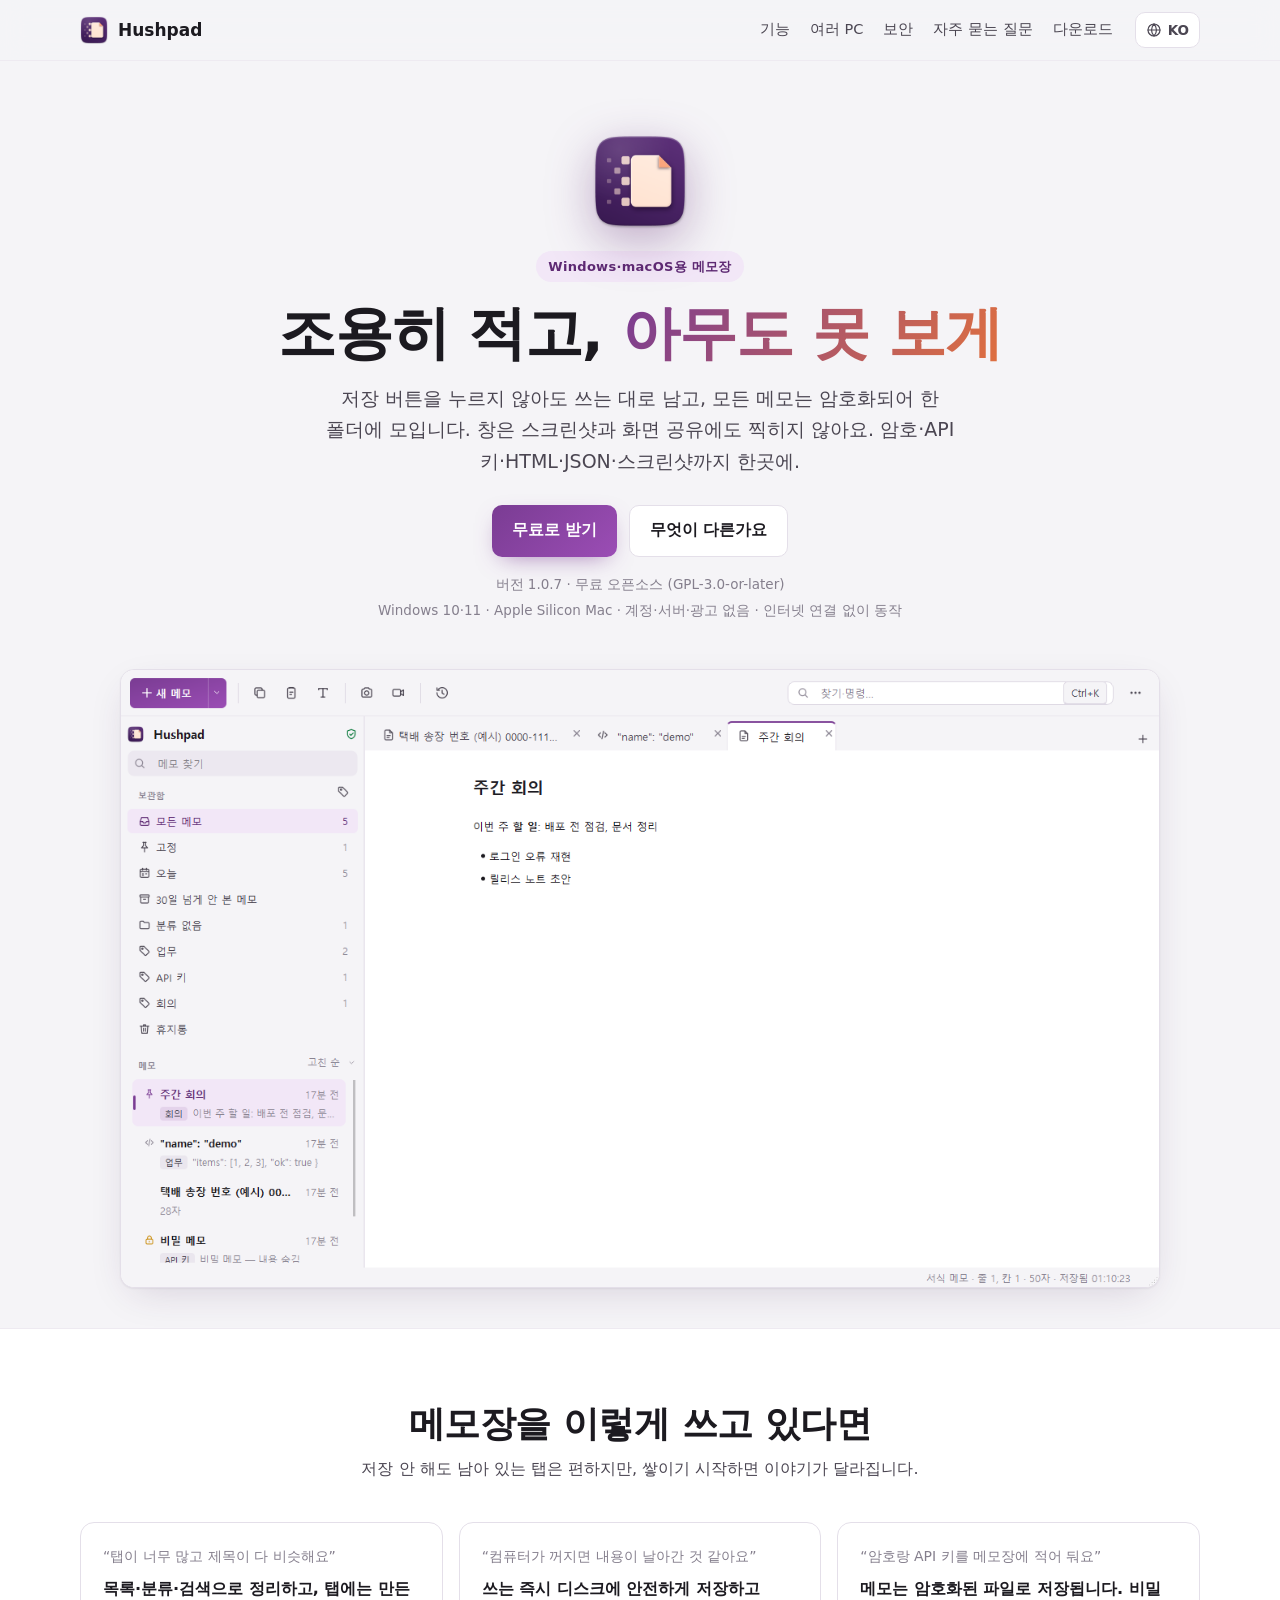
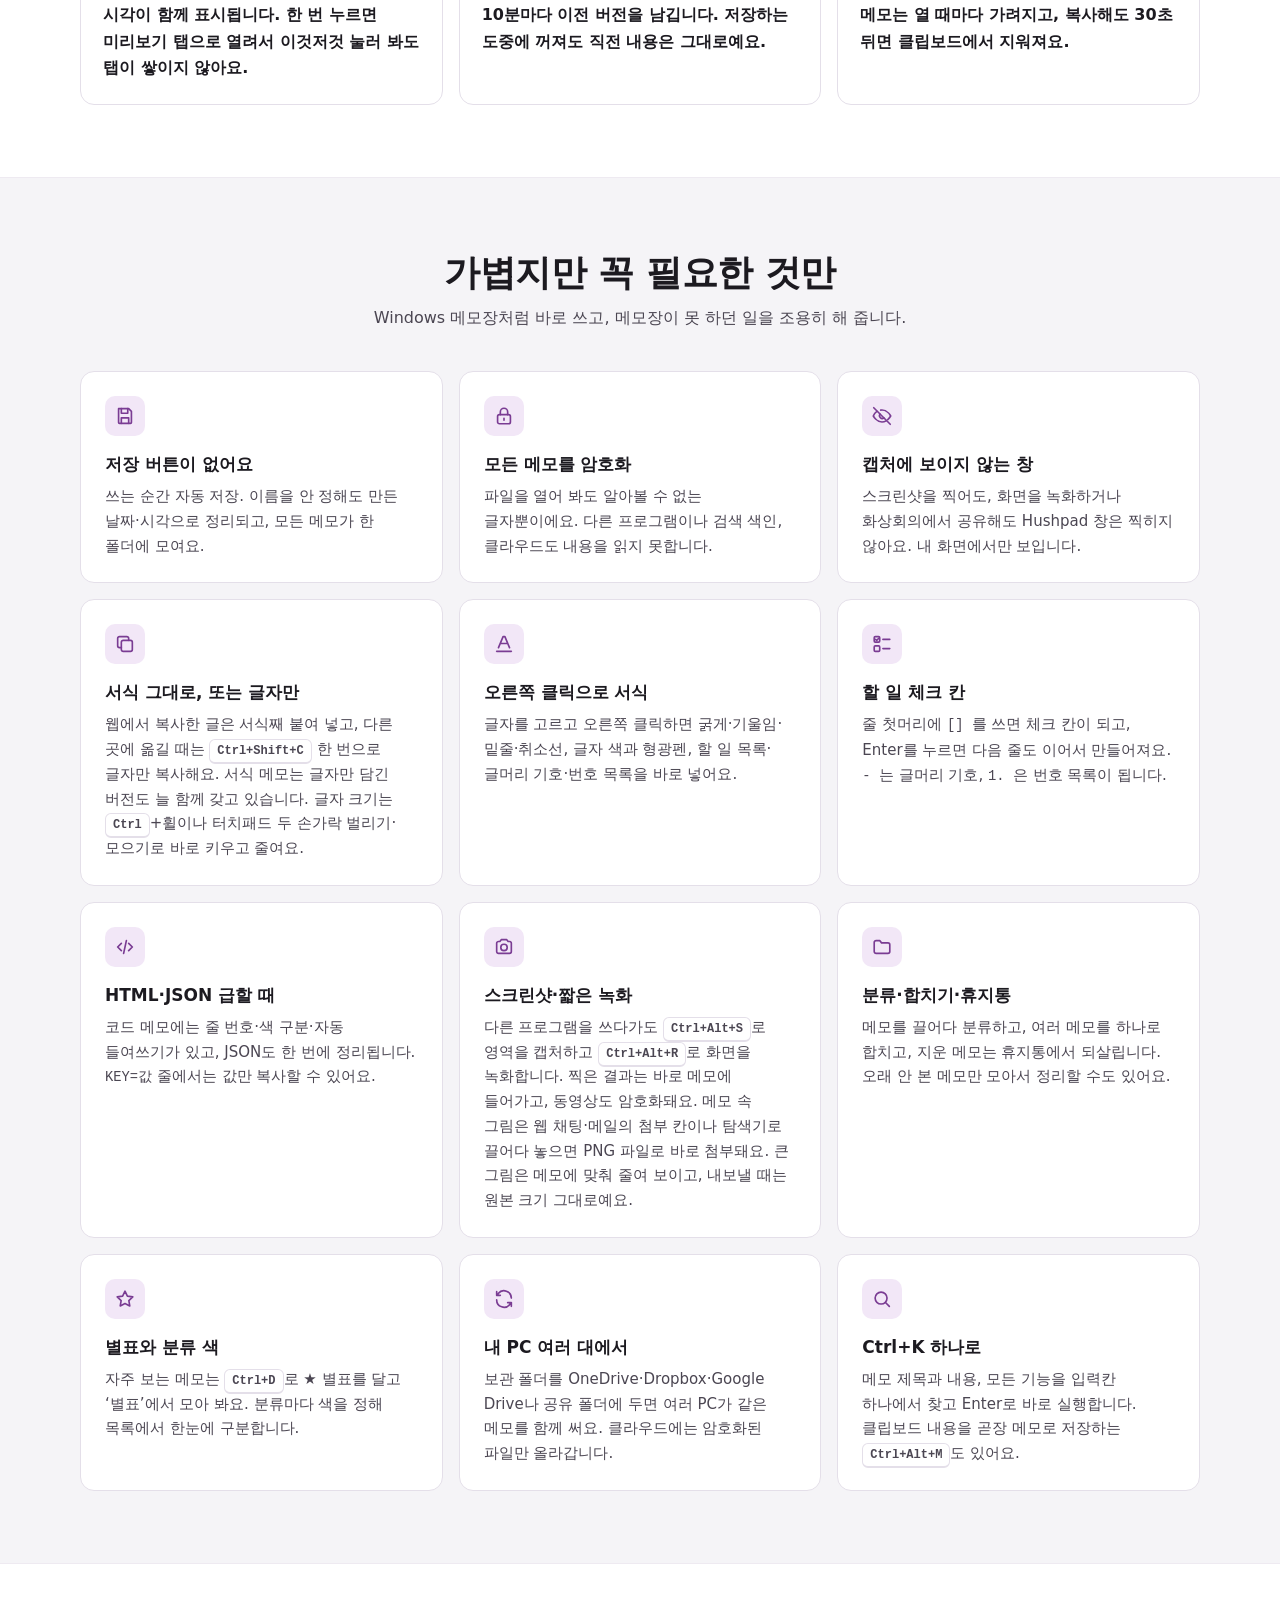
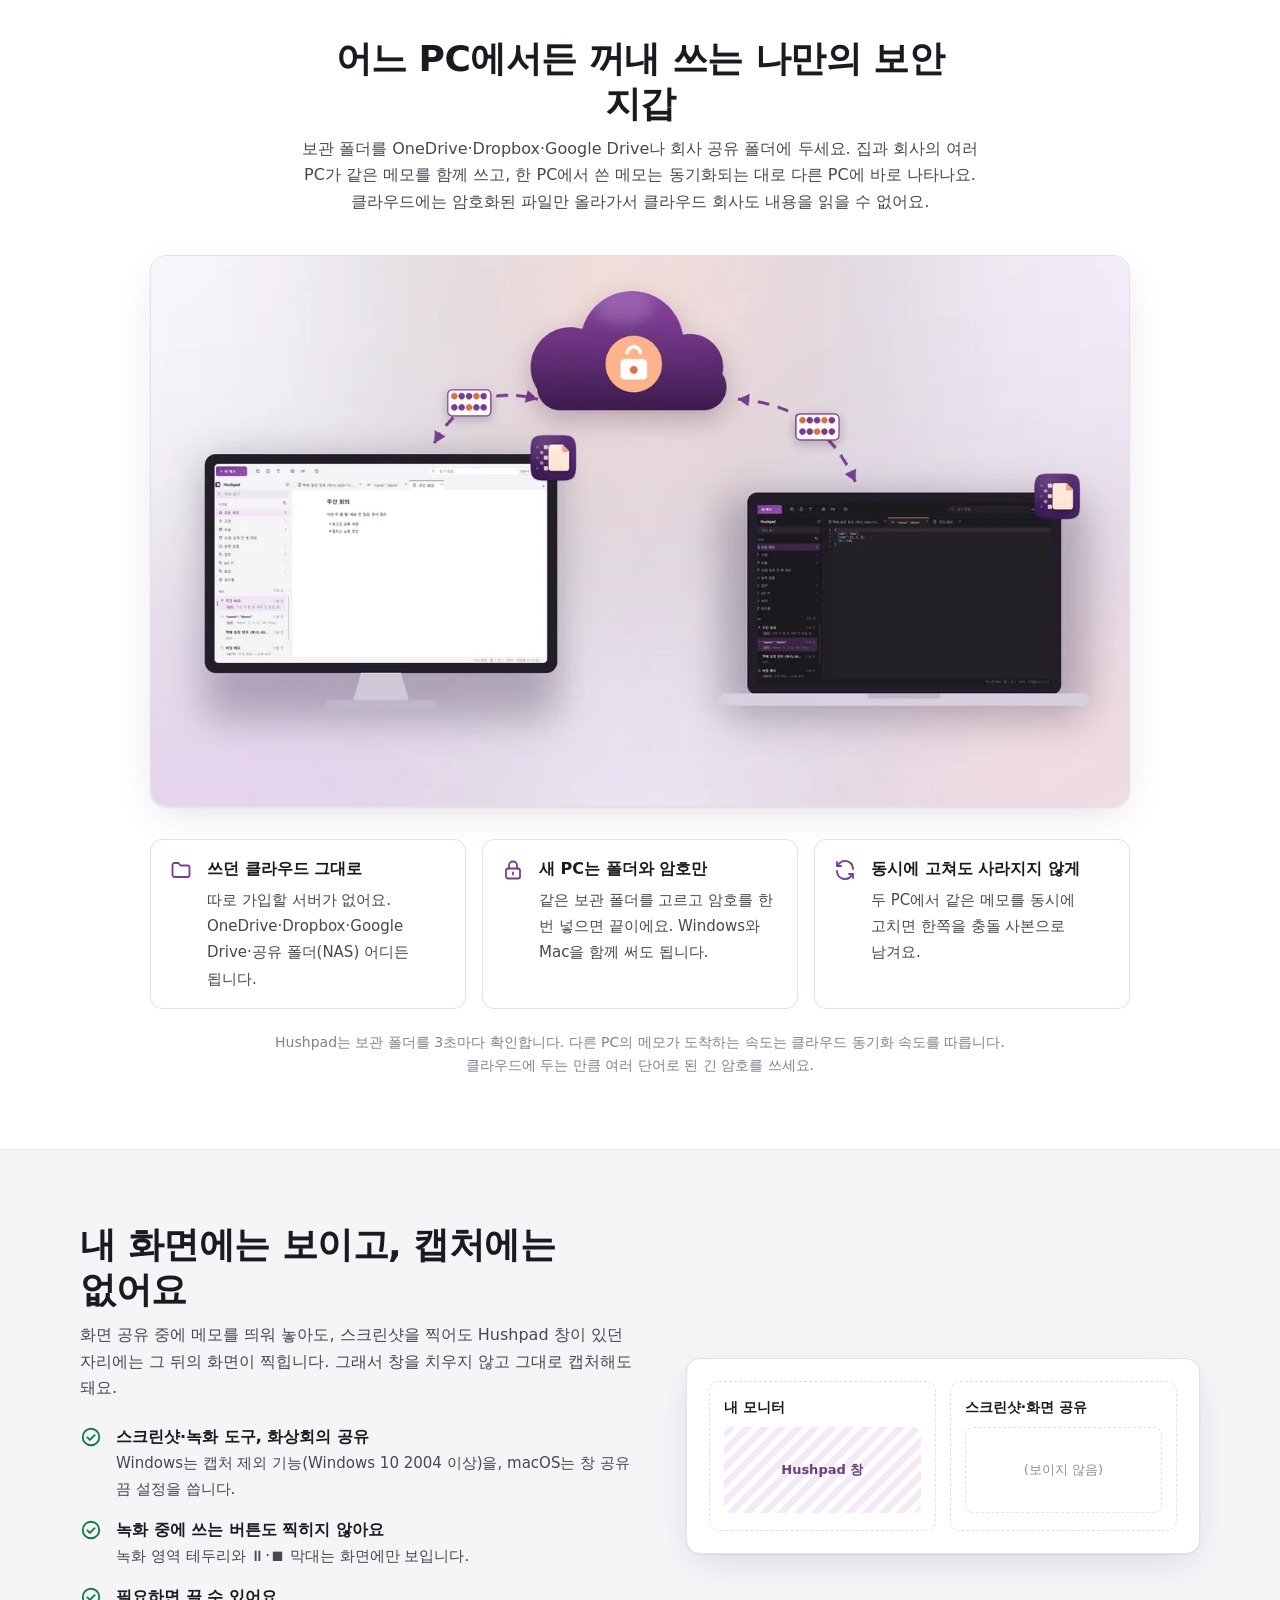
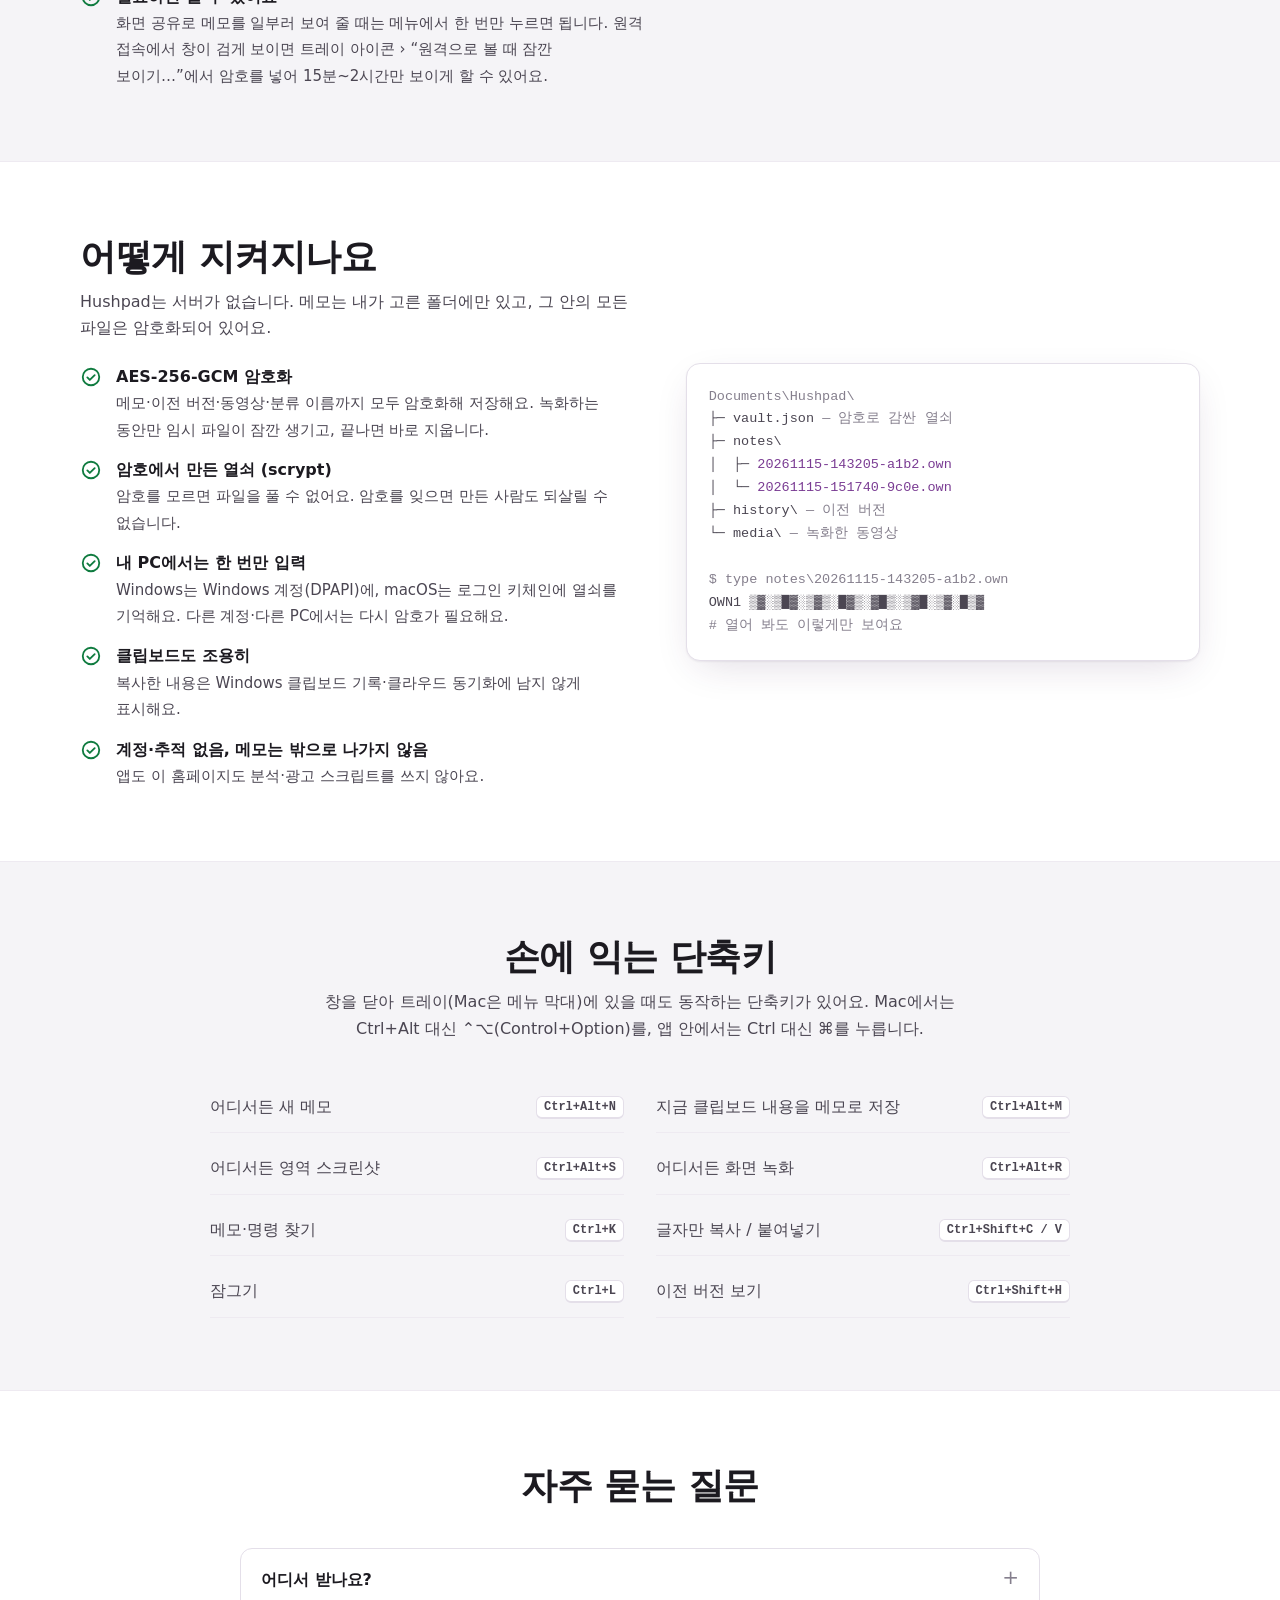
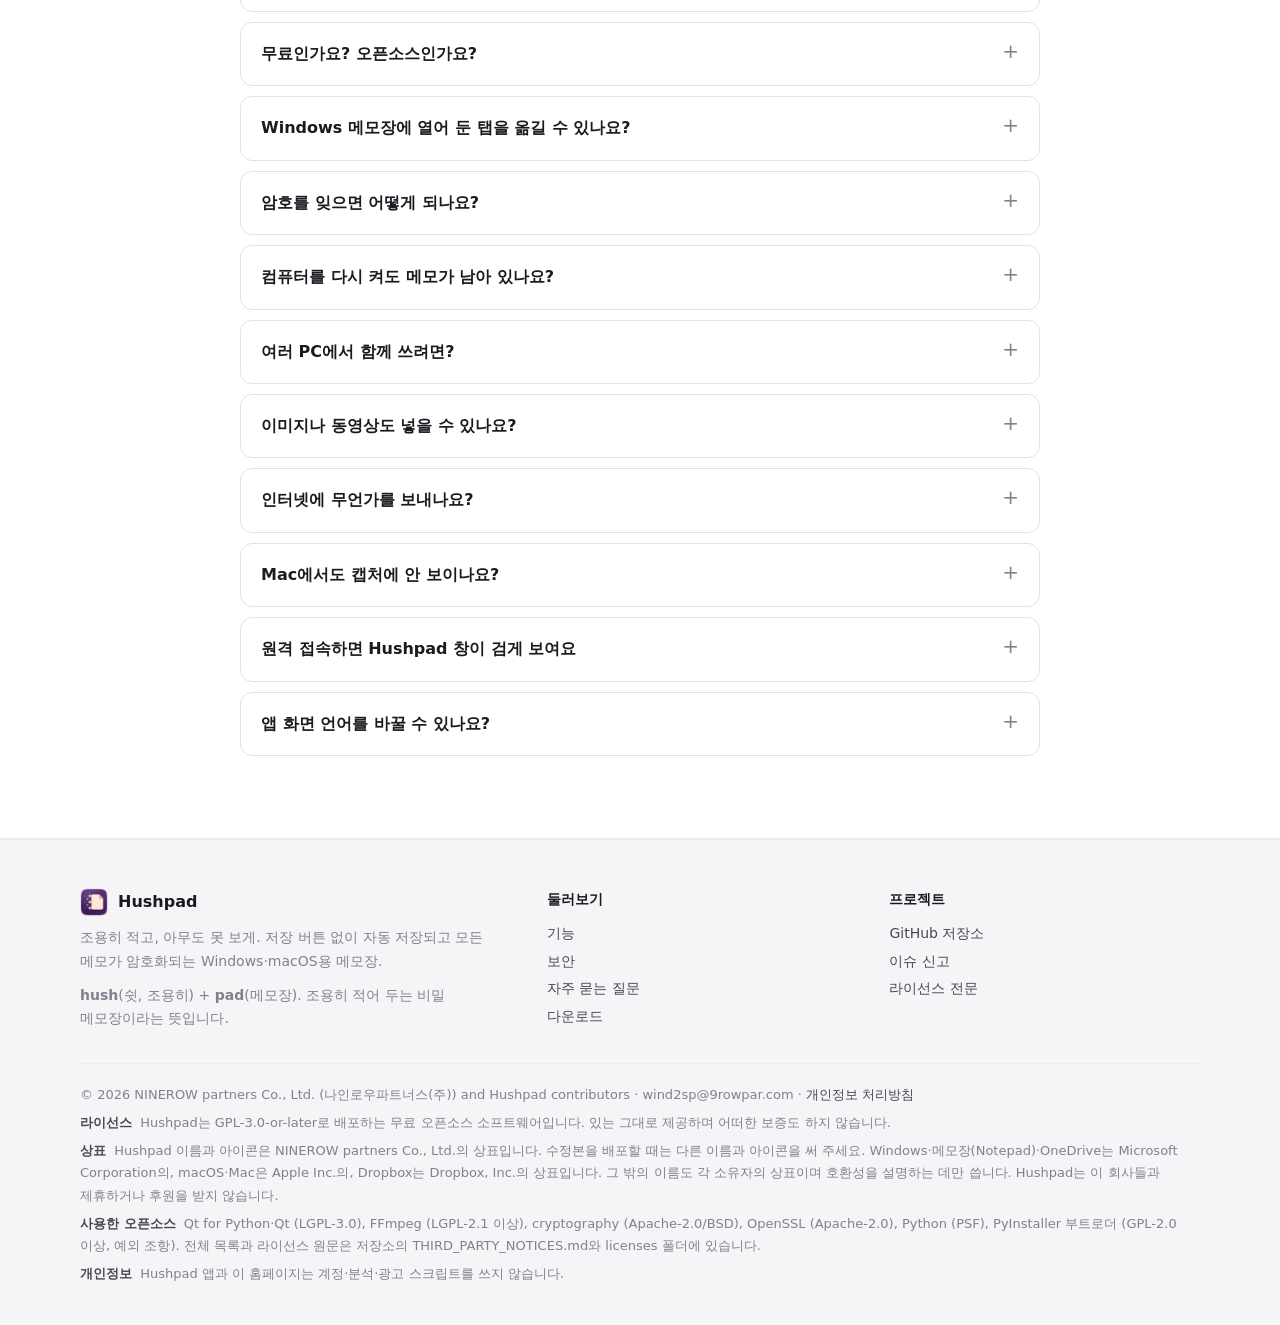
<file: website/index.html>
<!doctype html>
<!-- 이 파일은 build-i18n.mjs가 _templates/index.html + i18n/ko.json으로 만든 결과입니다. 직접 고치지 말고 템플릿·번역을 고친 뒤 다시 생성하세요. -->
<html lang="ko" data-lang="ko" data-root="" data-page="index" data-public="false">
<head>
<meta charset="utf-8">
<meta name="viewport" content="width=device-width, initial-scale=1">
<title>Hushpad — 조용한 비밀 메모장</title>
<meta name="description" content="저장 버튼 없이 자동으로 저장되고 모든 메모가 암호화되는 Windows·macOS용 메모장. 창은 스크린샷과 화면 공유에도 찍히지 않습니다. 암호·API 키·HTML·JSON·스크린샷을 한곳에. 무료 오픈소스입니다.">
<meta property="og:title" content="Hushpad — 조용한 비밀 메모장">
<meta property="og:description" content="자동 저장 · 모든 메모 암호화 · 캡처에 보이지 않는 창. Windows·macOS용 무료 오픈소스 메모장.">
<meta name="theme-color" content="#7A3C93">
<meta property="og:type" content="website">
<meta property="og:site_name" content="Hushpad">
<meta property="og:locale" content="ko_KR">
<link rel="canonical" href="https://gdra.mycafe24.com/hushpad/">
<link rel="alternate" hreflang="ko" href="https://gdra.mycafe24.com/hushpad/">
<link rel="alternate" hreflang="en" href="https://gdra.mycafe24.com/hushpad/en/">
<link rel="alternate" hreflang="ja" href="https://gdra.mycafe24.com/hushpad/ja/">
<link rel="alternate" hreflang="zh-Hans" href="https://gdra.mycafe24.com/hushpad/zh/">
<link rel="alternate" hreflang="x-default" href="https://gdra.mycafe24.com/hushpad/">
<meta property="og:url" content="https://gdra.mycafe24.com/hushpad/">
<meta property="og:image" content="https://gdra.mycafe24.com/hushpad/assets/img/og-image.png">
<meta property="og:locale:alternate" content="en_US">
<meta property="og:locale:alternate" content="ja_JP">
<meta property="og:locale:alternate" content="zh_CN">
<meta property="og:image:width" content="1200">
<meta property="og:image:height" content="630">
<meta property="og:image:alt" content="Hushpad — 조용히 적고, 아무도 못 보게">
<meta name="twitter:card" content="summary_large_image">
<link rel="icon" href="favicon.ico" sizes="any">
<link rel="icon" type="image/png" sizes="32x32" href="favicon-32.png">
<link rel="apple-touch-icon" href="apple-touch-icon.png">
<link rel="manifest" href="site.webmanifest">
<link rel="stylesheet" href="assets/css/site.css?v=6">
<script src="assets/js/lang.js?v=6"></script>
</head>
<body>
<svg width="0" height="0" style="position:absolute" aria-hidden="true">
  <defs>
    <symbol id="i-save" viewBox="0 0 24 24" fill="none" stroke="currentColor" stroke-width="1.8" stroke-linecap="round" stroke-linejoin="round"><path d="M5 4h11l3 3v12a1 1 0 0 1-1 1H6a1 1 0 0 1-1-1z"/><path d="M8 4v5h7V4M8 20v-6h8v6"/></symbol>
    <symbol id="i-lock" viewBox="0 0 24 24" fill="none" stroke="currentColor" stroke-width="1.8" stroke-linecap="round" stroke-linejoin="round"><rect x="5" y="10.5" width="14" height="10" rx="2"/><path d="M8 10.5V7.5a4 4 0 0 1 8 0v3M12 14.5v2"/></symbol>
    <symbol id="i-eye-off" viewBox="0 0 24 24" fill="none" stroke="currentColor" stroke-width="1.8" stroke-linecap="round" stroke-linejoin="round"><path d="M3 3l18 18"/><path d="M10.6 5.6A9.6 9.6 0 0 1 12 5.5c6 0 9.5 6.5 9.5 6.5a17 17 0 0 1-3.2 3.9M6.4 6.9C3.9 8.6 2.5 12 2.5 12S6 18.5 12 18.5c1.7 0 3.2-.5 4.5-1.2"/><path d="M9.9 9.9a3 3 0 0 0 4.2 4.2"/></symbol>
    <symbol id="i-copy" viewBox="0 0 24 24" fill="none" stroke="currentColor" stroke-width="1.8" stroke-linecap="round" stroke-linejoin="round"><rect x="8" y="8" width="12" height="12" rx="2"/><path d="M16 8V6a2 2 0 0 0-2-2H6a2 2 0 0 0-2 2v8a2 2 0 0 0 2 2h2"/></symbol>
    <symbol id="i-code" viewBox="0 0 24 24" fill="none" stroke="currentColor" stroke-width="1.8" stroke-linecap="round" stroke-linejoin="round"><path d="M8 8l-4 4 4 4M16 8l4 4-4 4M13.5 5l-3 14"/></symbol>
    <symbol id="i-camera" viewBox="0 0 24 24" fill="none" stroke="currentColor" stroke-width="1.8" stroke-linecap="round" stroke-linejoin="round"><path d="M4 8a2 2 0 0 1 2-2h1.5l1.5-2h6l1.5 2H18a2 2 0 0 1 2 2v9a2 2 0 0 1-2 2H6a2 2 0 0 1-2-2z"/><circle cx="12" cy="12.5" r="3.5"/></symbol>
    <symbol id="i-folder" viewBox="0 0 24 24" fill="none" stroke="currentColor" stroke-width="1.8" stroke-linecap="round" stroke-linejoin="round"><path d="M3.5 7a2 2 0 0 1 2-2h4l2 2.5h7a2 2 0 0 1 2 2V17a2 2 0 0 1-2 2h-13a2 2 0 0 1-2-2z"/></symbol>
    <symbol id="i-sync" viewBox="0 0 24 24" fill="none" stroke="currentColor" stroke-width="1.8" stroke-linecap="round" stroke-linejoin="round"><path d="M20 11a8 8 0 0 0-14.3-4.9L4 8M4 4v4h4M4 13a8 8 0 0 0 14.3 4.9L20 16M20 20v-4h-4"/></symbol>
    <symbol id="i-search" viewBox="0 0 24 24" fill="none" stroke="currentColor" stroke-width="1.8" stroke-linecap="round" stroke-linejoin="round"><circle cx="11" cy="11" r="6.5"/><path d="M20 20l-4.2-4.2"/></symbol>
    <symbol id="i-check" viewBox="0 0 24 24" fill="none" stroke="currentColor" stroke-width="2" stroke-linecap="round" stroke-linejoin="round"><circle cx="12" cy="12" r="9"/><path d="M8 12.5l2.7 2.7L16 10"/></symbol>
    <symbol id="i-format" viewBox="0 0 24 24" fill="none" stroke="currentColor" stroke-width="1.8" stroke-linecap="round" stroke-linejoin="round"><path d="M6 16L11 4h2l5 12M8 11.5h8"/><path d="M4 20h16"/></symbol>
    <symbol id="i-todo" viewBox="0 0 24 24" fill="none" stroke="currentColor" stroke-width="1.8" stroke-linecap="round" stroke-linejoin="round"><rect x="3.5" y="4" width="6" height="6" rx="1.2"/><path d="M5 7l1.2 1.2L8.4 5.8"/><rect x="3.5" y="14" width="6" height="6" rx="1.2"/><path d="M13 7h7.5M13 17h7.5"/></symbol>
    <symbol id="i-star" viewBox="0 0 24 24" fill="none" stroke="currentColor" stroke-width="1.8" stroke-linecap="round" stroke-linejoin="round"><path d="M12 3.5l2.6 5.3 5.9.9-4.3 4.1 1 5.8L12 16.9l-5.2 2.7 1-5.8-4.3-4.1 5.9-.9z"/></symbol>
  </defs>
</svg>

<a class="skip" href="#main">본문으로 건너뛰기</a>
<header class="nav">
  <div class="wrap">
    <a class="brand" href="./"><img src="assets/img/icon-64.png" alt="" width="28" height="28">Hushpad</a>
    <nav aria-label="주 메뉴">
      <a href="#features" class="hide-sm">기능</a>
      <a href="#sync" class="hide-sm">여러 PC</a>
      <a href="#security" class="hide-sm">보안</a>
      <a href="#faq" class="hide-sm">자주 묻는 질문</a>
      <a href="download.html">다운로드</a>
    </nav>
    <details class="lang">
      <summary aria-label="언어 선택 (Language)"><svg viewBox="0 0 24 24" fill="none" stroke="currentColor" stroke-width="1.8" stroke-linecap="round" aria-hidden="true"><circle cx="12" cy="12" r="9"/><path d="M3 12h18M12 3c2.5 2.6 3.7 5.6 3.7 9s-1.2 6.4-3.7 9c-2.5-2.6-3.7-5.6-3.7-9S9.5 5.6 12 3"/></svg><span>KO</span></summary>
      <ul>
        <li><a href="./" hreflang="ko" lang="ko" data-setlang="ko" aria-current="true">한국어</a></li>
        <li><a href="en/" hreflang="en" lang="en" data-setlang="en">English</a></li>
        <li><a href="ja/" hreflang="ja" lang="ja" data-setlang="ja">日本語</a></li>
        <li><a href="zh/" hreflang="zh-Hans" lang="zh-Hans" data-setlang="zh">简体中文</a></li>
      </ul>
    </details>
  </div>
</header>

<main id="main">
  <section class="hero">
    <div class="wrap">
      <img class="app-icon" src="assets/img/icon-256.png" alt="Hushpad 아이콘" width="96" height="96">
      <span class="eyebrow">Windows·macOS용 메모장</span>
      <h1>조용히 적고, <em>아무도 못 보게</em></h1>
      <p class="lead">저장 버튼을 누르지 않아도 쓰는 대로 남고, 모든 메모는 암호화되어 한 폴더에 모입니다.
        창은 스크린샷과 화면 공유에도 찍히지 않아요. 암호·API 키·HTML·JSON·스크린샷까지 한곳에.</p>
      <div class="cta">
        <a class="btn primary" href="download.html">무료로 받기</a>
        <a class="btn" href="#features">무엇이 다른가요</a>
      </div>
      <div class="meta">버전 <span data-cfg="version">1.0.7</span> · 무료 오픈소스 (GPL-3.0-or-later)</div>
      <div class="meta">Windows 10·11 · Apple Silicon Mac · 계정·서버·광고 없음 · 인터넷 연결 없이 동작</div>
      <div class="shot">
        <img class="light" src="assets/img/app-light.png" alt="Hushpad 화면 — 왼쪽 메모 목록과 분류, 오른쪽 탭으로 열린 메모" width="1280" height="760">
        <img class="dark" src="assets/img/app-dark.png" alt="Hushpad 어두운 모드 — 코드 메모의 JSON이 색으로 구분되어 보임" width="1280" height="760" loading="lazy">
      </div>
    </div>
  </section>

  <section class="alt">
    <div class="wrap">
      <div class="sec-head">
        <h2>메모장을 이렇게 쓰고 있다면</h2>
        <p>저장 안 해도 남아 있는 탭은 편하지만, 쌓이기 시작하면 이야기가 달라집니다.</p>
      </div>
      <div class="pains">
        <div class="pain"><div class="q">“탭이 너무 많고 제목이 다 비슷해요”</div><div class="a">목록·분류·검색으로 정리하고, 탭에는 만든 시각이 함께 표시됩니다. 한 번 누르면 미리보기 탭으로 열려서 이것저것 눌러 봐도 탭이 쌓이지 않아요.</div></div>
        <div class="pain"><div class="q">“컴퓨터가 꺼지면 내용이 날아간 것 같아요”</div><div class="a">쓰는 즉시 디스크에 안전하게 저장하고 10분마다 이전 버전을 남깁니다. 저장하는 도중에 꺼져도 직전 내용은 그대로예요.</div></div>
        <div class="pain"><div class="q">“암호랑 API 키를 메모장에 적어 둬요”</div><div class="a">메모는 암호화된 파일로 저장됩니다. 비밀 메모는 열 때마다 가려지고, 복사해도 30초 뒤면 클립보드에서 지워져요.</div></div>
      </div>
    </div>
  </section>

  <section id="features">
    <div class="wrap">
      <div class="sec-head">
        <h2>가볍지만 꼭 필요한 것만</h2>
        <p>Windows 메모장처럼 바로 쓰고, 메모장이 못 하던 일을 조용히 해 줍니다.</p>
      </div>
      <div class="grid">
        <div class="feat"><div class="ic"><svg><use href="#i-save"/></svg></div><h3>저장 버튼이 없어요</h3><p>쓰는 순간 자동 저장. 이름을 안 정해도 만든 날짜·시각으로 정리되고, 모든 메모가 한 폴더에 모여요.</p></div>
        <div class="feat"><div class="ic"><svg><use href="#i-lock"/></svg></div><h3>모든 메모를 암호화</h3><p>파일을 열어 봐도 알아볼 수 없는 글자뿐이에요. 다른 프로그램이나 검색 색인, 클라우드도 내용을 읽지 못합니다.</p></div>
        <div class="feat"><div class="ic"><svg><use href="#i-eye-off"/></svg></div><h3>캡처에 보이지 않는 창</h3><p>스크린샷을 찍어도, 화면을 녹화하거나 화상회의에서 공유해도 Hushpad 창은 찍히지 않아요. 내 화면에서만 보입니다.</p></div>
        <div class="feat"><div class="ic"><svg><use href="#i-copy"/></svg></div><h3>서식 그대로, 또는 글자만</h3><p>웹에서 복사한 글은 서식째 붙여 넣고, 다른 곳에 옮길 때는 <kbd>Ctrl+Shift+C</kbd> 한 번으로 글자만 복사해요. 서식 메모는 글자만 담긴 버전도 늘 함께 갖고 있습니다. 글자 크기는 <kbd>Ctrl</kbd>+휠이나 터치패드 두 손가락 벌리기·모으기로 바로 키우고 줄여요.</p></div>
        <div class="feat"><div class="ic"><svg><use href="#i-format"/></svg></div><h3>오른쪽 클릭으로 서식</h3><p>글자를 고르고 오른쪽 클릭하면 굵게·기울임·밑줄·취소선, 글자 색과 형광펜, 할 일 목록·글머리 기호·번호 목록을 바로 넣어요.</p></div>
        <div class="feat"><div class="ic"><svg><use href="#i-todo"/></svg></div><h3>할 일 체크 칸</h3><p>줄 첫머리에 <code>[] </code>를 쓰면 체크 칸이 되고, Enter를 누르면 다음 줄도 이어서 만들어져요. <code>- </code>는 글머리 기호, <code>1. </code>은 번호 목록이 됩니다.</p></div>
        <div class="feat"><div class="ic"><svg><use href="#i-code"/></svg></div><h3>HTML·JSON 급할 때</h3><p>코드 메모에는 줄 번호·색 구분·자동 들여쓰기가 있고, JSON도 한 번에 정리됩니다. <code>KEY=값</code> 줄에서는 값만 복사할 수 있어요.</p></div>
        <div class="feat"><div class="ic"><svg><use href="#i-camera"/></svg></div><h3>스크린샷·짧은 녹화</h3><p>다른 프로그램을 쓰다가도 <kbd>Ctrl+Alt+S</kbd>로 영역을 캡처하고 <kbd>Ctrl+Alt+R</kbd>로 화면을 녹화합니다. 찍은 결과는 바로 메모에 들어가고, 동영상도 암호화돼요. 메모 속 그림은 웹 채팅·메일의 첨부 칸이나 탐색기로 끌어다 놓으면 PNG 파일로 바로 첨부돼요. 큰 그림은 메모에 맞춰 줄여 보이고, 내보낼 때는 원본 크기 그대로예요.</p></div>
        <div class="feat"><div class="ic"><svg><use href="#i-folder"/></svg></div><h3>분류·합치기·휴지통</h3><p>메모를 끌어다 분류하고, 여러 메모를 하나로 합치고, 지운 메모는 휴지통에서 되살립니다. 오래 안 본 메모만 모아서 정리할 수도 있어요.</p></div>
        <div class="feat"><div class="ic"><svg><use href="#i-star"/></svg></div><h3>별표와 분류 색</h3><p>자주 보는 메모는 <kbd>Ctrl+D</kbd>로 ★ 별표를 달고 ‘별표’에서 모아 봐요. 분류마다 색을 정해 목록에서 한눈에 구분합니다.</p></div>
        <div class="feat"><div class="ic"><svg><use href="#i-sync"/></svg></div><h3>내 PC 여러 대에서</h3><p>보관 폴더를 OneDrive·Dropbox·Google Drive나 공유 폴더에 두면 여러 PC가 같은 메모를 함께 써요. 클라우드에는 암호화된 파일만 올라갑니다.</p></div>
        <div class="feat"><div class="ic"><svg><use href="#i-search"/></svg></div><h3>Ctrl+K 하나로</h3><p>메모 제목과 내용, 모든 기능을 입력칸 하나에서 찾고 Enter로 바로 실행합니다. 클립보드 내용을 곧장 메모로 저장하는 <kbd>Ctrl+Alt+M</kbd>도 있어요.</p></div>
      </div>
    </div>
  </section>

  <section class="alt" id="sync">
    <div class="wrap">
      <div class="sec-head">
        <h2>어느 PC에서든 꺼내 쓰는 나만의 보안 지갑</h2>
        <p>보관 폴더를 OneDrive·Dropbox·Google Drive나 회사 공유 폴더에 두세요. 집과 회사의 여러 PC가 같은 메모를 함께 쓰고, 한 PC에서 쓴 메모는 동기화되는 대로 다른 PC에 바로 나타나요. 클라우드에는 암호화된 파일만 올라가서 클라우드 회사도 내용을 읽을 수 없어요.</p>
      </div>
      <figure class="sync-art">
        <img src="assets/img/sync.webp" alt="가운데 잠긴 클라우드 폴더를 두고 데스크톱과 노트북의 Hushpad가 같은 메모를 함께 쓰는 그림" width="1280" height="720" loading="lazy" decoding="async">
      </figure>
      <ul class="sync-points">
        <li><svg><use href="#i-folder"/></svg><div><b>쓰던 클라우드 그대로</b><span>따로 가입할 서버가 없어요. OneDrive·Dropbox·Google Drive·공유 폴더(NAS) 어디든 됩니다.</span></div></li>
        <li><svg><use href="#i-lock"/></svg><div><b>새 PC는 폴더와 암호만</b><span>같은 보관 폴더를 고르고 암호를 한 번 넣으면 끝이에요. Windows와 Mac을 함께 써도 됩니다.</span></div></li>
        <li><svg><use href="#i-sync"/></svg><div><b>동시에 고쳐도 사라지지 않게</b><span>두 PC에서 같은 메모를 동시에 고치면 한쪽을 충돌 사본으로 남겨요.</span></div></li>
      </ul>
      <p class="sync-note">Hushpad는 보관 폴더를 3초마다 확인합니다. 다른 PC의 메모가 도착하는 속도는 클라우드 동기화 속도를 따릅니다. 클라우드에 두는 만큼 여러 단어로 된 긴 암호를 쓰세요.</p>
    </div>
  </section>

  <section id="capture">
    <div class="wrap split">
      <div>
        <div class="sec-head" style="text-align:left;margin:0 0 22px">
          <h2>내 화면에는 보이고, 캡처에는 없어요</h2>
          <p>화면 공유 중에 메모를 띄워 놓아도, 스크린샷을 찍어도 Hushpad 창이 있던 자리에는 그 뒤의 화면이 찍힙니다.
            그래서 창을 치우지 않고 그대로 캡처해도 돼요.</p>
        </div>
        <ul class="checks">
          <li><svg><use href="#i-check"/></svg><div><b>스크린샷·녹화 도구, 화상회의 공유</b><span>Windows는 캡처 제외 기능(Windows 10 2004 이상)을, macOS는 창 공유 끔 설정을 씁니다.</span></div></li>
          <li><svg><use href="#i-check"/></svg><div><b>녹화 중에 쓰는 버튼도 찍히지 않아요</b><span>녹화 영역 테두리와 ⏸·⏹ 막대는 화면에만 보입니다.</span></div></li>
          <li><svg><use href="#i-check"/></svg><div><b>필요하면 끌 수 있어요</b><span>화면 공유로 메모를 일부러 보여 줄 때는 메뉴에서 한 번만 누르면 됩니다. 원격 접속에서 창이 검게 보이면 트레이 아이콘 › “원격으로 볼 때 잠깐 보이기…”에서 암호를 넣어 15분~2시간만 보이게 할 수 있어요.</span></div></li>
        </ul>
      </div>
      <div class="capture-demo" aria-hidden="true">
        <div class="row">
          <div class="pane"><b>내 모니터</b><div class="ghost">Hushpad 창</div></div>
          <div class="pane"><b>스크린샷·화면 공유</b><div class="ghost gone">(보이지 않음)</div></div>
        </div>
      </div>
    </div>
  </section>

  <section class="alt" id="security">
    <div class="wrap split">
      <div>
        <div class="sec-head" style="text-align:left;margin:0 0 22px">
          <h2>어떻게 지켜지나요</h2>
          <p>Hushpad는 서버가 없습니다. 메모는 내가 고른 폴더에만 있고, 그 안의 모든 파일은 암호화되어 있어요.</p>
        </div>
        <ul class="checks">
          <li><svg><use href="#i-check"/></svg><div><b>AES-256-GCM 암호화</b><span>메모·이전 버전·동영상·분류 이름까지 모두 암호화해 저장해요. 녹화하는 동안만 임시 파일이 잠깐 생기고, 끝나면 바로 지웁니다.</span></div></li>
          <li><svg><use href="#i-check"/></svg><div><b>암호에서 만든 열쇠 (scrypt)</b><span>암호를 모르면 파일을 풀 수 없어요. 암호를 잊으면 만든 사람도 되살릴 수 없습니다.</span></div></li>
          <li><svg><use href="#i-check"/></svg><div><b>내 PC에서는 한 번만 입력</b><span>Windows는 Windows 계정(DPAPI)에, macOS는 로그인 키체인에 열쇠를 기억해요. 다른 계정·다른 PC에서는 다시 암호가 필요해요.</span></div></li>
          <li><svg><use href="#i-check"/></svg><div><b>클립보드도 조용히</b><span>복사한 내용은 Windows 클립보드 기록·클라우드 동기화에 남지 않게 표시해요.</span></div></li>
          <li><svg><use href="#i-check"/></svg><div><b>계정·추적 없음, 메모는 밖으로 나가지 않음</b><span>앱도 이 홈페이지도 분석·광고 스크립트를 쓰지 않아요.</span></div></li>
        </ul>
      </div>
      <div class="vault" role="img" aria-label="보관 폴더 구조 예시" translate="no">
<span class="dim">Documents\Hushpad\</span><br>
├─ vault.json <span class="dim">— 암호로 감싼 열쇠</span><br>
├─ notes\<br>
│ &nbsp;├─ <span class="acc">20261115-143205-a1b2.own</span><br>
│ &nbsp;└─ <span class="acc">20261115-151740-9c0e.own</span><br>
├─ history\ <span class="dim">— 이전 버전</span><br>
└─ media\ <span class="dim">— 녹화한 동영상</span><br><br>
<span class="dim">$ type notes\20261115-143205-a1b2.own</span><br>
OWN1 ▒▓░▒█▓░▒▓▒░█▓▒░▓█▒░▒▓█░▒▓░█▒▓<br>
<span class="dim"># 열어 봐도 이렇게만 보여요</span>
      </div>
    </div>
  </section>

  <section id="keys">
    <div class="wrap">
      <div class="sec-head"><h2>손에 익는 단축키</h2><p>창을 닫아 트레이(Mac은 메뉴 막대)에 있을 때도 동작하는 단축키가 있어요. Mac에서는 Ctrl+Alt 대신 ⌃⌥(Control+Option)를, 앱 안에서는 Ctrl 대신 ⌘를 누릅니다.</p></div>
      <div class="keys">
        <div><span>어디서든 새 메모</span><kbd>Ctrl+Alt+N</kbd></div>
        <div><span>지금 클립보드 내용을 메모로 저장</span><kbd>Ctrl+Alt+M</kbd></div>
        <div><span>어디서든 영역 스크린샷</span><kbd>Ctrl+Alt+S</kbd></div>
        <div><span>어디서든 화면 녹화</span><kbd>Ctrl+Alt+R</kbd></div>
        <div><span>메모·명령 찾기</span><kbd>Ctrl+K</kbd></div>
        <div><span>글자만 복사 / 붙여넣기</span><kbd>Ctrl+Shift+C / V</kbd></div>
        <div><span>잠그기</span><kbd>Ctrl+L</kbd></div>
        <div><span>이전 버전 보기</span><kbd>Ctrl+Shift+H</kbd></div>
      </div>
    </div>
  </section>

  <section class="alt" id="faq">
    <div class="wrap">
      <div class="sec-head"><h2>자주 묻는 질문</h2></div>
      <div class="faq">
        <details><summary>어디서 받나요?</summary><p>이 홈페이지의 <a href="download.html">다운로드 페이지</a>에서 받습니다. 파일은 GitHub 릴리스로 배포하며, Windows 10·11(64비트)용과 Apple Silicon(M1 이후) Mac용 두 가지가 있어요. Intel Mac은 지원하지 않습니다.</p></details>
        <details><summary>무료인가요? 오픈소스인가요?</summary><p>둘 다 맞습니다. Hushpad는 무료이고, 소스 코드는 GPL-3.0-or-later 라이선스로 GitHub에 공개합니다. 누구나 소스를 보고 고치고 다시 배포할 수 있어요. 다만 수정본을 배포할 때는 같은 라이선스로 소스를 함께 공개하고, Hushpad 대신 다른 이름과 아이콘을 써야 합니다.</p></details>
        <details><summary>Windows 메모장에 열어 둔 탭을 옮길 수 있나요?</summary><p>네. Windows에서 메뉴 › 파일 › “Windows 메모장 탭 가져오기”로 저장하지 않은 탭까지 복사해 옵니다. Windows 메모장 쪽은 건드리지 않아요.</p></details>
        <details><summary>암호를 잊으면 어떻게 되나요?</summary><p>되살릴 방법이 없습니다. 암호 없이는 누구도, 만든 사람조차 열 수 없게 만들었기 때문입니다. 처음 암호를 정할 때 안전한 곳에 적어 두세요.</p></details>
        <details><summary>컴퓨터를 다시 켜도 메모가 남아 있나요?</summary><p>네. 메모는 쓰는 즉시 암호화해서 디스크에 저장하므로 다시 켜도 그대로 있어요. 처음 실행한 뒤부터는 Windows를 켤 때(Mac은 로그인할 때) Hushpad가 트레이(Mac은 메뉴 막대)에서 자동으로 실행됩니다. 원하지 않으면 트레이 아이콘 메뉴나 보안 메뉴에서 끄면 돼요.</p></details>
        <details><summary>여러 PC에서 함께 쓰려면?</summary><p>보관 폴더를 OneDrive·Dropbox·Google Drive나 공유 폴더(NAS) 안에 두고, 다른 PC에서 같은 폴더를 고른 뒤 같은 암호를 넣으면 됩니다. Hushpad가 폴더를 3초마다 확인해서 다른 PC에서 쓴 메모가 동기화되는 대로 나타나고, 양쪽에서 동시에 고치면 한쪽을 “충돌 사본”으로 따로 남겨요.</p></details>
        <details><summary>이미지나 동영상도 넣을 수 있나요?</summary><p>서식 메모에는 이미지를 붙여 넣거나 끌어다 놓을 수 있고, 스크린샷과 짧은 화면 녹화(최대 3분)도 바로 들어갑니다. 동영상은 앱 안에서 재생되고 암호화되어 저장돼요. 해상도가 큰 그림이나 휴대폰 화면처럼 세로로 긴 그림은 메모에 맞춰 줄여 보여 주고, 복사·끌어 내기·저장할 때는 원래 크기 그대로 나가요.</p></details>
        <details><summary>인터넷에 무언가를 보내나요?</summary><p>아니요. 메모·설정·사용 기록은 보내지 않아요. zip판은 새 버전이 있는지 하루 한 번 GitHub에서 확인하고, 업데이트를 고를 때만 새 파일을 받아요(메뉴에서 끌 수 있어요). Microsoft Store판은 Store가 업데이트해요.</p></details>
        <details><summary>Mac에서도 캡처에 안 보이나요?</summary><p>macOS에서는 창 공유 끔 설정으로 숨깁니다. 다만 macOS 15 이상에서 ScreenCaptureKit을 쓰는 일부 캡처·화면 공유 프로그램은 이 설정을 무시하고 창을 찍을 수 있어요. Mac에서는 화면을 공유하기 전에 직접 확인해 보세요.</p></details>
        <details><summary>원격 접속하면 Hushpad 창이 검게 보여요</summary><p>캡처·화면 공유에서 숨기는 기능 때문에 원격 접속(크롬 원격 데스크톱·AnyDesk·팀뷰어 등)에서도 창이 검게 보여요. 작업 표시줄 트레이 아이콘을 오른쪽 클릭 › <b>원격으로 볼 때 잠깐 보이기…</b>를 누르고 암호를 넣으면 15분~2시간 동안 보입니다. 시간이 지나거나 Hushpad를 잠그면 다시 숨겨져요.</p></details>
        <details><summary>앱 화면 언어를 바꿀 수 있나요?</summary><p>한국어·English·日本語·简体中文을 지원하고, 처음에는 운영체제 언어로 시작합니다. 메뉴(⋯) › 보기 › 언어에서 언제든 바꿀 수 있어요.</p></details>
      </div>
    </div>
  </section>
</main>

<footer>
  <div class="wrap">
    <div class="ft">
      <div>
        <div class="ft-brand"><img src="assets/img/icon-64.png" alt="" width="28" height="28" loading="lazy">Hushpad</div>
        <p>조용히 적고, 아무도 못 보게. 저장 버튼 없이 자동 저장되고 모든 메모가 암호화되는 Windows·macOS용 메모장.</p>
        <p class="name-line"><b>hush</b>(쉿, 조용히) + <b>pad</b>(메모장). 조용히 적어 두는 비밀 메모장이라는 뜻입니다.</p>
      </div>
      <div>
        <h2>둘러보기</h2>
        <ul><li><a href="#features">기능</a></li><li><a href="#security">보안</a></li><li><a href="#faq">자주 묻는 질문</a></li><li><a href="download.html">다운로드</a></li></ul>
      </div>
      <div>
        <h2>프로젝트</h2>
        <ul>
          <li><a data-repo="" data-on-text="GitHub 저장소">GitHub 저장소 (공개 준비 중)</a></li>
          <li><a data-repo="/issues" data-on-text="이슈 신고">이슈 신고 (공개 후)</a></li>
          <li><a data-repo="/blob/main/LICENSE" data-on-text="라이선스 전문">라이선스 전문 (공개 후)</a></li>
        </ul>
      </div>
    </div>
    <div class="legal">
      <p><span data-cfg="copyright">© 2026 NINEROW partners Co., Ltd. (나인로우파트너스(주)) and Hushpad contributors · wind2sp@9rowpar.com</span> · <a href="privacy.html">개인정보 처리방침</a></p>
      <p><strong>라이선스</strong> Hushpad는 GPL-3.0-or-later로 배포하는 무료 오픈소스 소프트웨어입니다. 있는 그대로 제공하며 어떠한 보증도 하지 않습니다.</p>
      <p><strong>상표</strong> Hushpad 이름과 아이콘은 NINEROW partners Co., Ltd.의 상표입니다. 수정본을 배포할 때는 다른 이름과 아이콘을 써 주세요. Windows·메모장(Notepad)·OneDrive는 Microsoft Corporation의, macOS·Mac은 Apple Inc.의, Dropbox는 Dropbox, Inc.의 상표입니다. 그 밖의 이름도 각 소유자의 상표이며 호환성을 설명하는 데만 씁니다. Hushpad는 이 회사들과 제휴하거나 후원을 받지 않습니다.</p>
      <p><strong>사용한 오픈소스</strong> Qt for Python·Qt (LGPL-3.0), FFmpeg (LGPL-2.1 이상), cryptography (Apache-2.0/BSD), OpenSSL (Apache-2.0), Python (PSF), PyInstaller 부트로더 (GPL-2.0 이상, 예외 조항). 전체 목록과 라이선스 원문은 저장소의 THIRD_PARTY_NOTICES.md와 licenses 폴더에 있습니다.</p>
      <p><strong>개인정보</strong> Hushpad 앱과 이 홈페이지는 계정·분석·광고 스크립트를 쓰지 않습니다.</p>
    </div>
  </div>
</footer>
<script src="assets/js/site.js?v=6" defer></script>
</body>
</html>
</file>
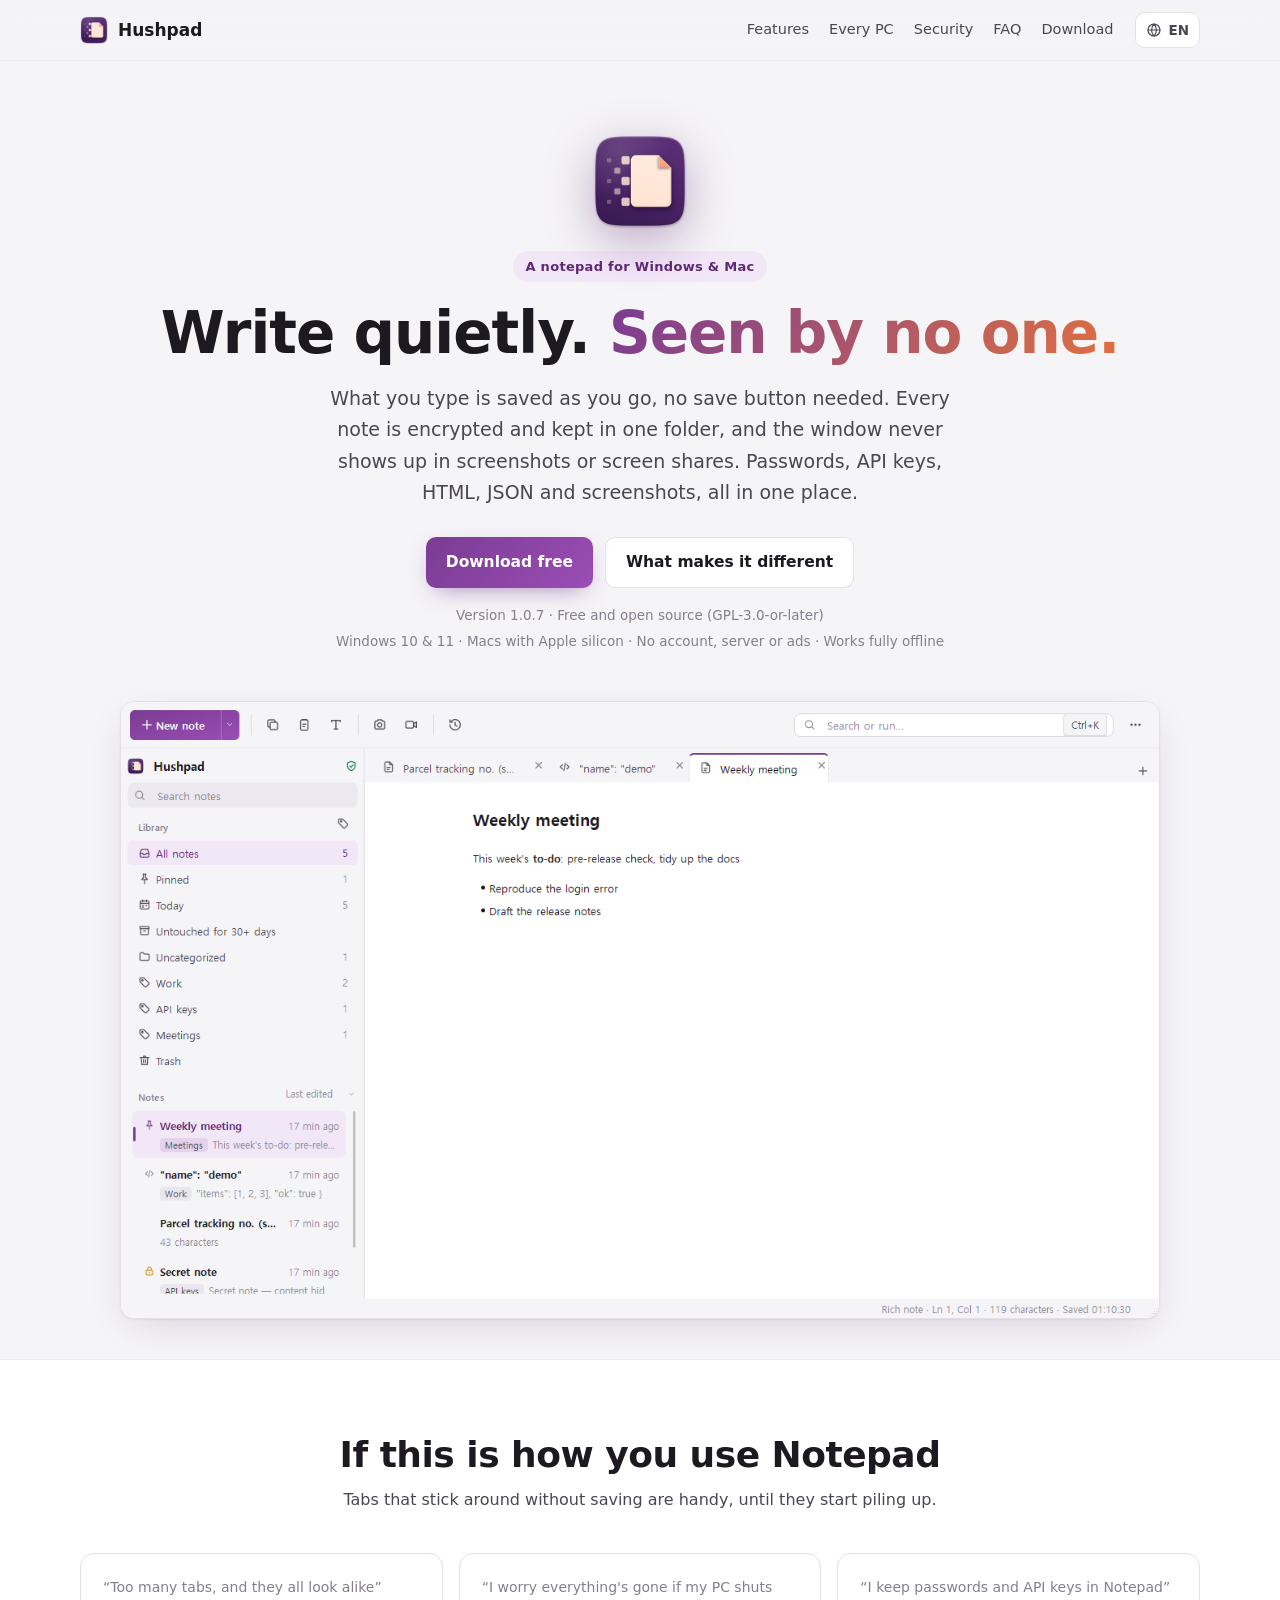
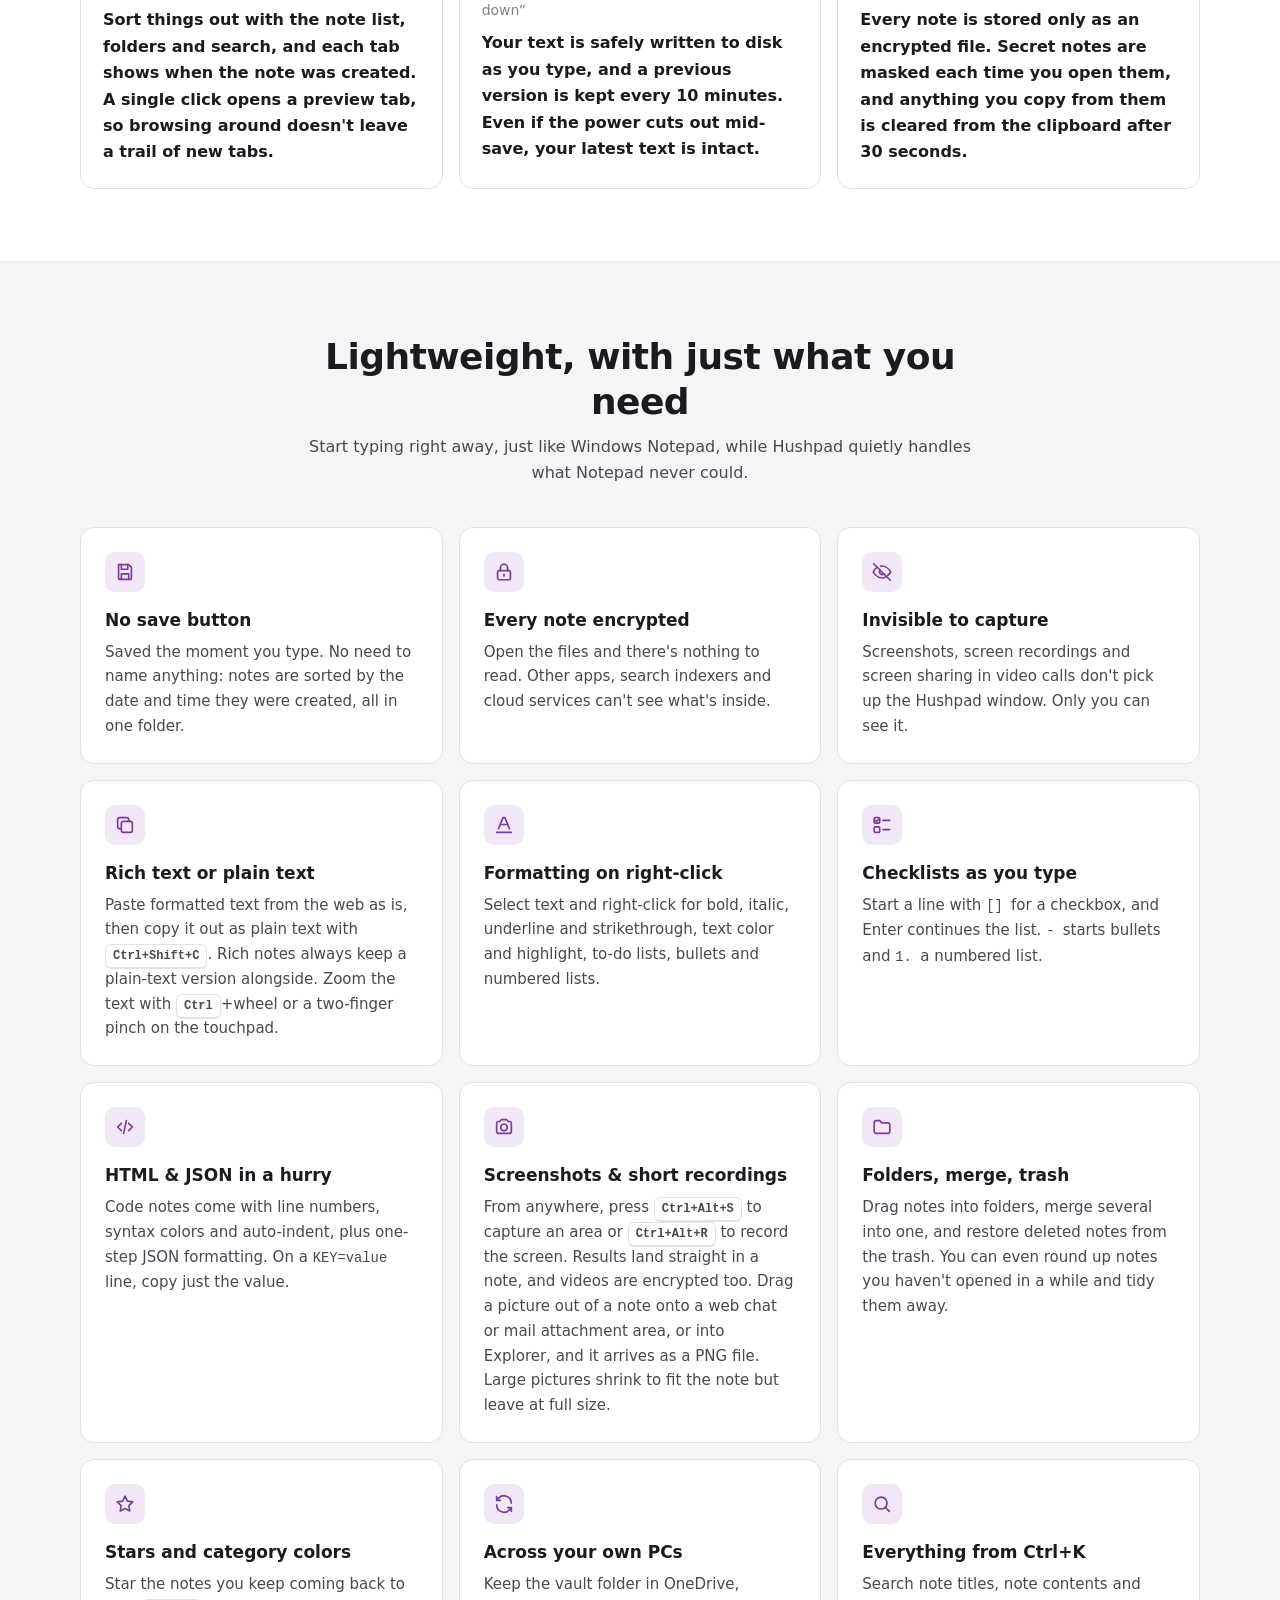
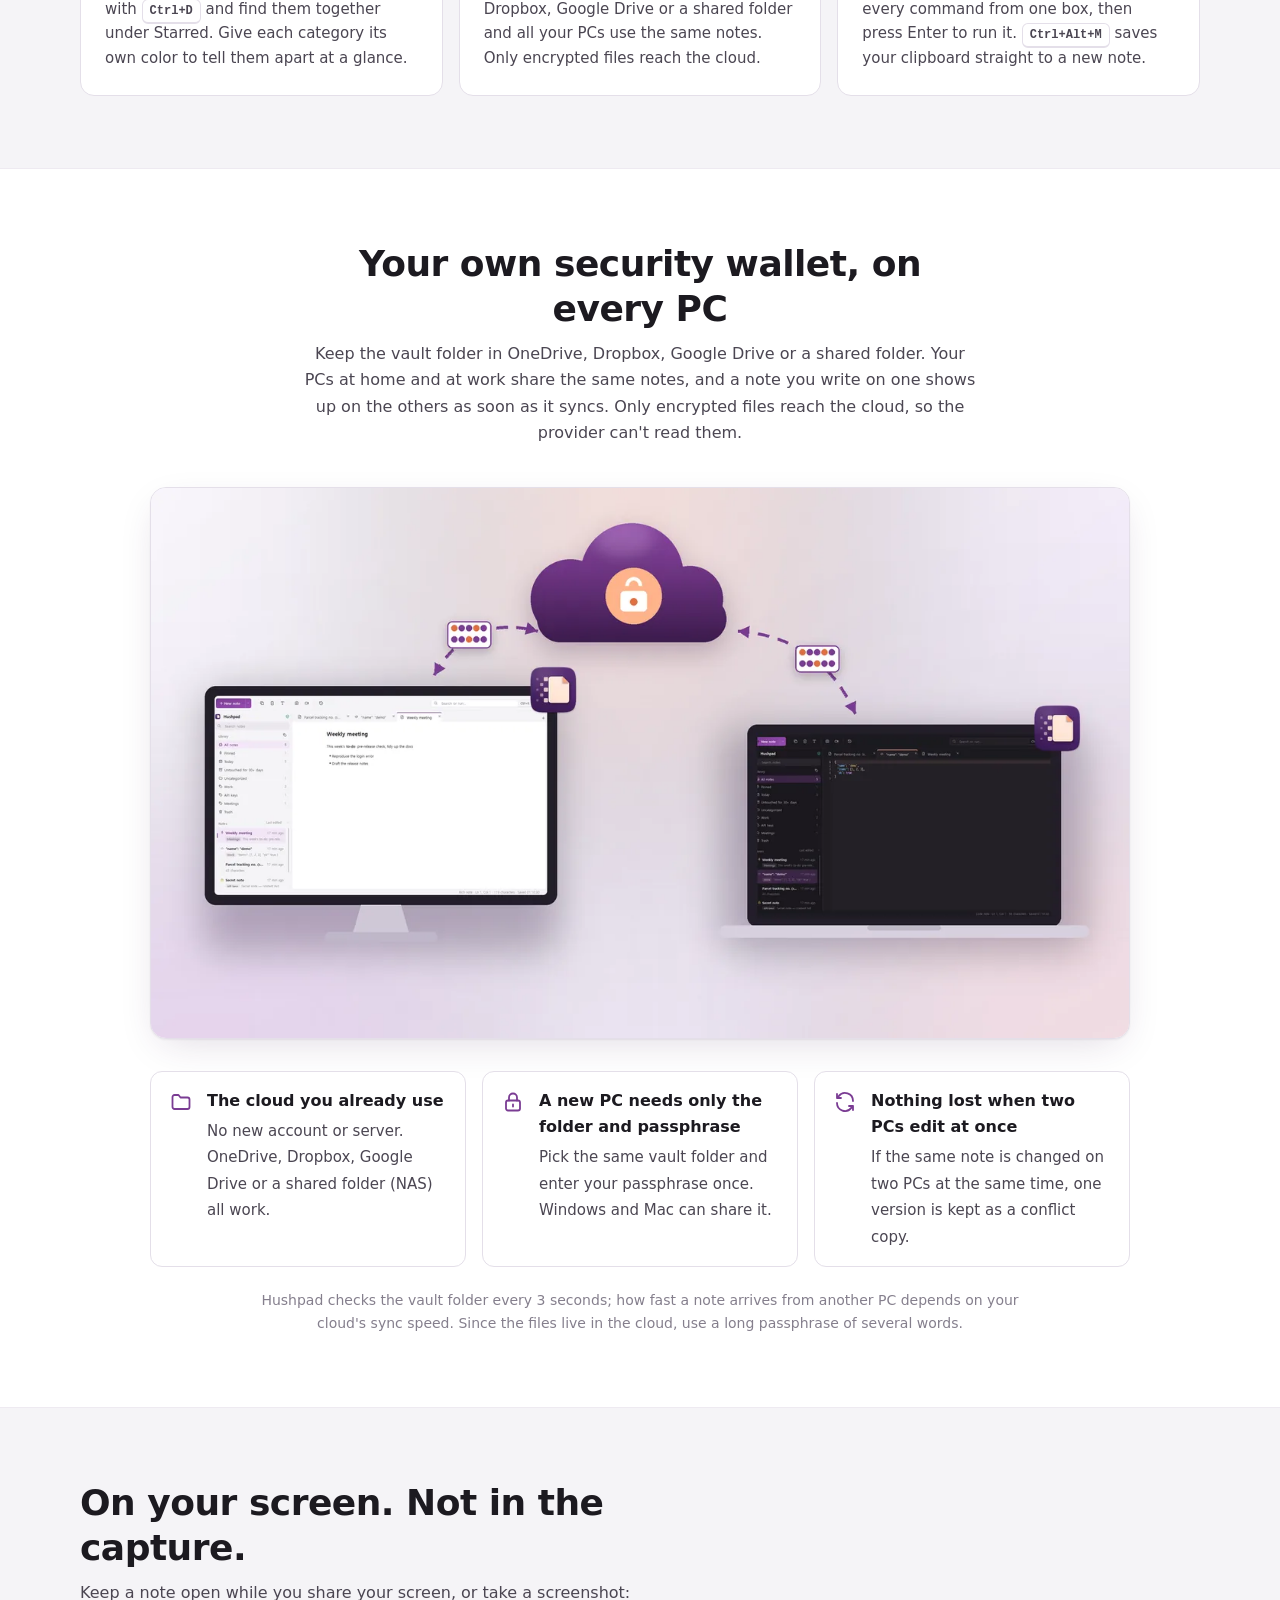
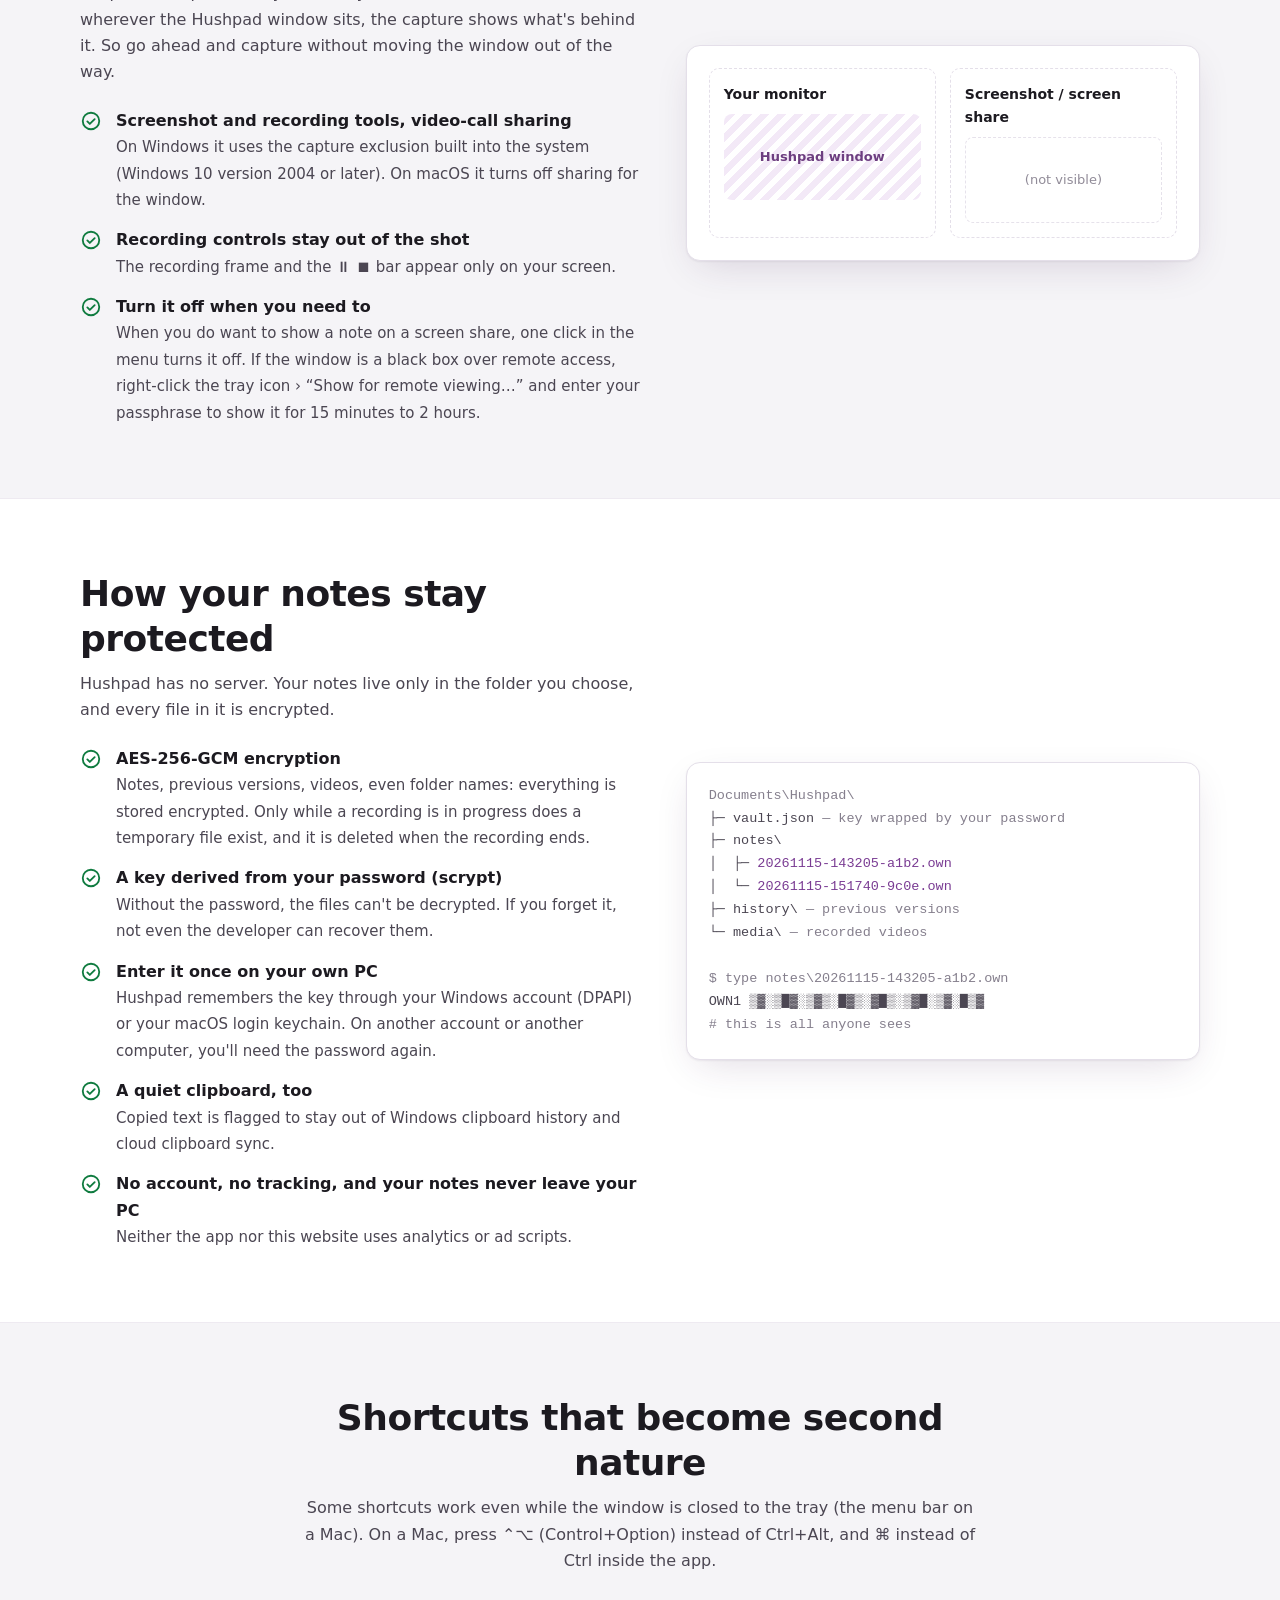
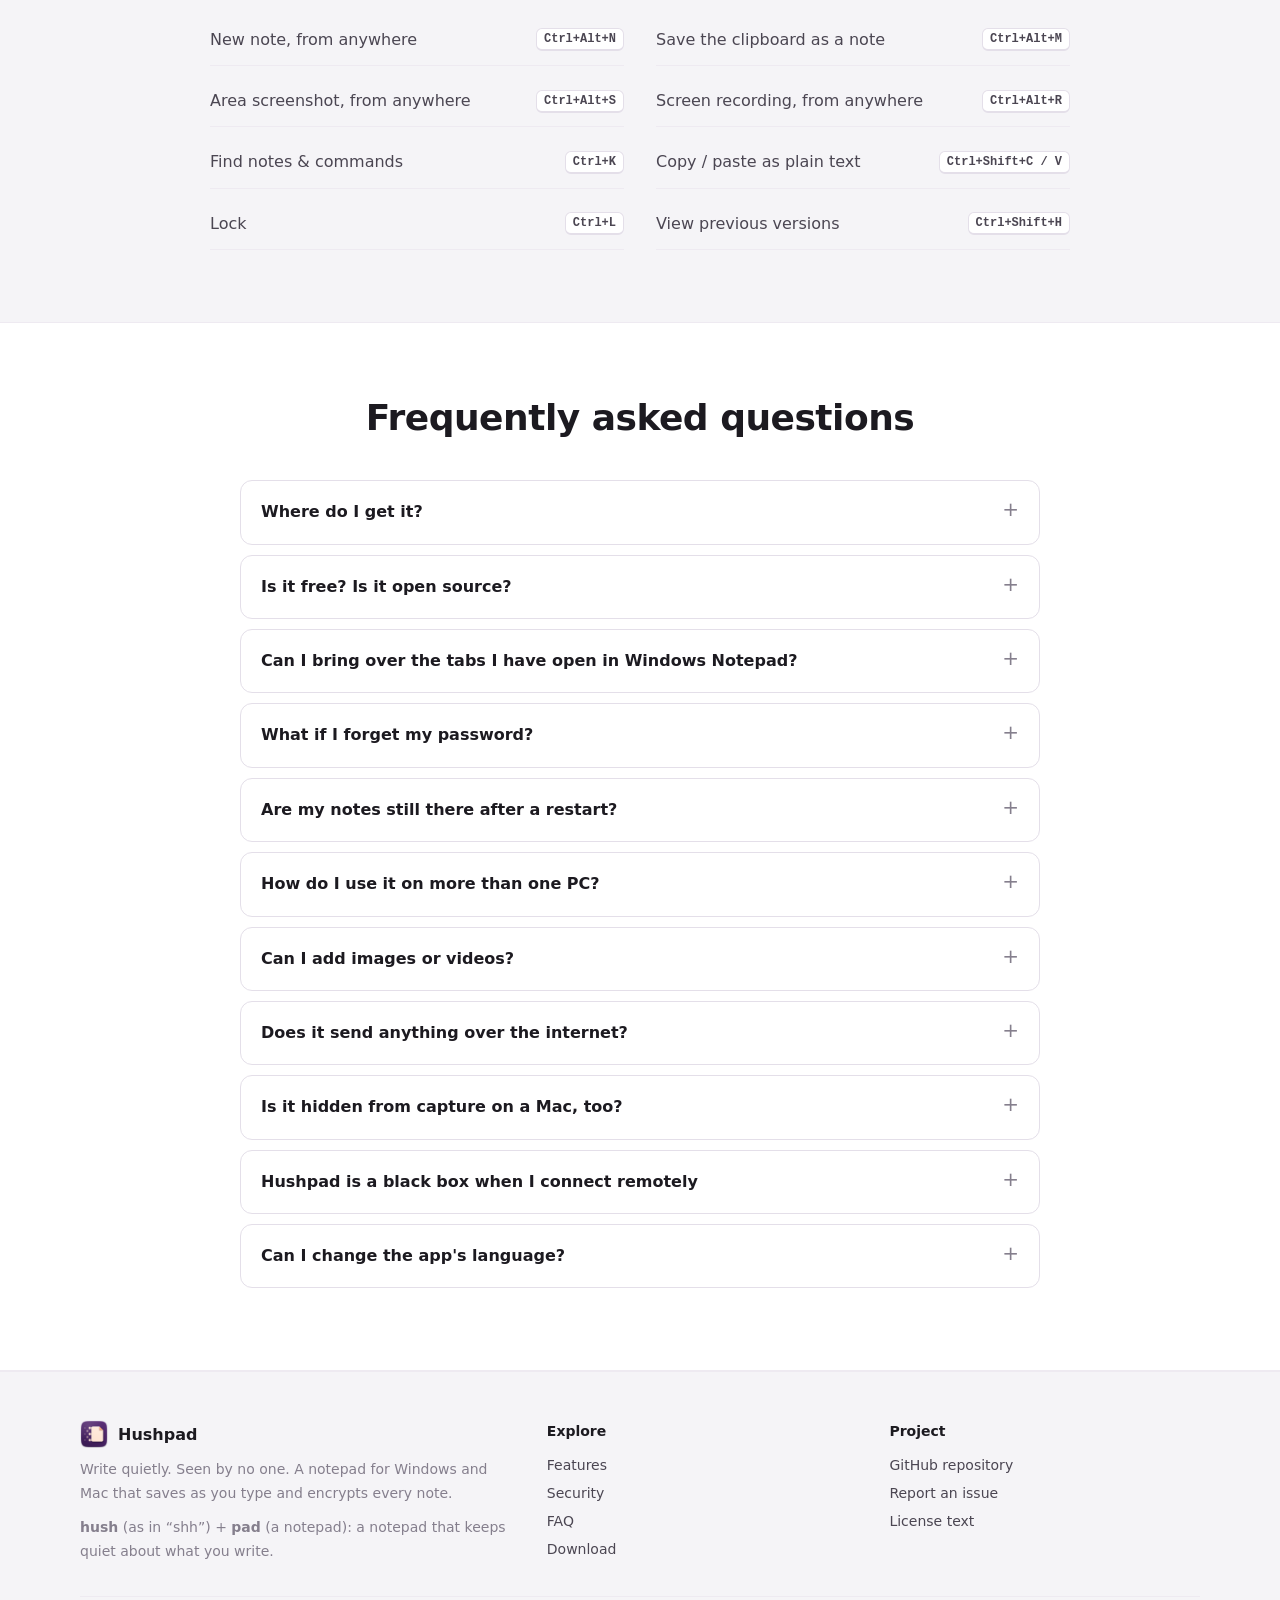
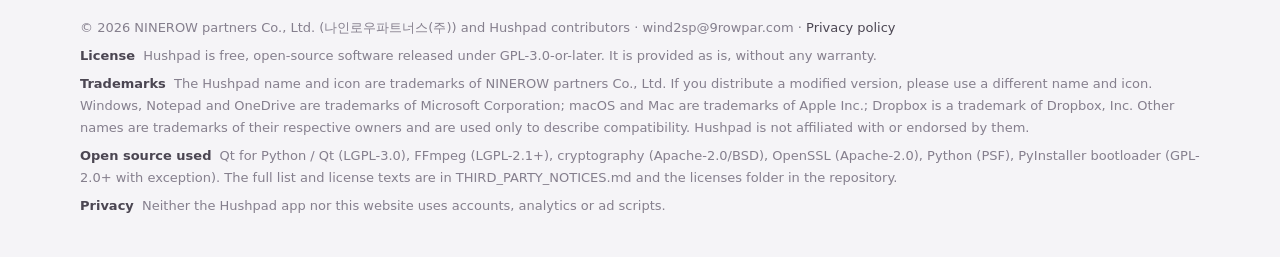
<file: website/en/index.html>
<!doctype html>
<!-- 이 파일은 build-i18n.mjs가 _templates/index.html + i18n/en.json으로 만든 결과입니다. 직접 고치지 말고 템플릿·번역을 고친 뒤 다시 생성하세요. -->
<html lang="en" data-lang="en" data-root="../" data-page="index" data-public="false">
<head>
<meta charset="utf-8">
<meta name="viewport" content="width=device-width, initial-scale=1">
<title>Hushpad — The quiet, private notepad for Windows and Mac</title>
<meta name="description" content="A free, open-source notepad for Windows and Mac that saves as you type, encrypts every note, and stays out of screenshots and screen sharing. Passwords, API keys, HTML, JSON and screenshots, all in one place.">
<meta property="og:title" content="Hushpad — The quiet, private notepad">
<meta property="og:description" content="Auto-save · Every note encrypted · A window screenshots can't see. A free, open-source notepad for Windows and Mac.">
<meta name="theme-color" content="#7A3C93">
<meta property="og:type" content="website">
<meta property="og:site_name" content="Hushpad">
<meta property="og:locale" content="en_US">
<link rel="canonical" href="https://gdra.mycafe24.com/hushpad/en/">
<link rel="alternate" hreflang="ko" href="https://gdra.mycafe24.com/hushpad/">
<link rel="alternate" hreflang="en" href="https://gdra.mycafe24.com/hushpad/en/">
<link rel="alternate" hreflang="ja" href="https://gdra.mycafe24.com/hushpad/ja/">
<link rel="alternate" hreflang="zh-Hans" href="https://gdra.mycafe24.com/hushpad/zh/">
<link rel="alternate" hreflang="x-default" href="https://gdra.mycafe24.com/hushpad/">
<meta property="og:url" content="https://gdra.mycafe24.com/hushpad/en/">
<meta property="og:image" content="https://gdra.mycafe24.com/hushpad/assets/img/og-image.png">
<meta property="og:locale:alternate" content="ko_KR">
<meta property="og:locale:alternate" content="ja_JP">
<meta property="og:locale:alternate" content="zh_CN">
<meta property="og:image:width" content="1200">
<meta property="og:image:height" content="630">
<meta property="og:image:alt" content="Hushpad — Write quietly. Seen by no one.">
<meta name="twitter:card" content="summary_large_image">
<link rel="icon" href="../favicon.ico" sizes="any">
<link rel="icon" type="image/png" sizes="32x32" href="../favicon-32.png">
<link rel="apple-touch-icon" href="../apple-touch-icon.png">
<link rel="manifest" href="../site.webmanifest">
<link rel="stylesheet" href="../assets/css/site.css?v=6">
<script src="../assets/js/lang.js?v=6"></script>
</head>
<body>
<svg width="0" height="0" style="position:absolute" aria-hidden="true">
  <defs>
    <symbol id="i-save" viewBox="0 0 24 24" fill="none" stroke="currentColor" stroke-width="1.8" stroke-linecap="round" stroke-linejoin="round"><path d="M5 4h11l3 3v12a1 1 0 0 1-1 1H6a1 1 0 0 1-1-1z"/><path d="M8 4v5h7V4M8 20v-6h8v6"/></symbol>
    <symbol id="i-lock" viewBox="0 0 24 24" fill="none" stroke="currentColor" stroke-width="1.8" stroke-linecap="round" stroke-linejoin="round"><rect x="5" y="10.5" width="14" height="10" rx="2"/><path d="M8 10.5V7.5a4 4 0 0 1 8 0v3M12 14.5v2"/></symbol>
    <symbol id="i-eye-off" viewBox="0 0 24 24" fill="none" stroke="currentColor" stroke-width="1.8" stroke-linecap="round" stroke-linejoin="round"><path d="M3 3l18 18"/><path d="M10.6 5.6A9.6 9.6 0 0 1 12 5.5c6 0 9.5 6.5 9.5 6.5a17 17 0 0 1-3.2 3.9M6.4 6.9C3.9 8.6 2.5 12 2.5 12S6 18.5 12 18.5c1.7 0 3.2-.5 4.5-1.2"/><path d="M9.9 9.9a3 3 0 0 0 4.2 4.2"/></symbol>
    <symbol id="i-copy" viewBox="0 0 24 24" fill="none" stroke="currentColor" stroke-width="1.8" stroke-linecap="round" stroke-linejoin="round"><rect x="8" y="8" width="12" height="12" rx="2"/><path d="M16 8V6a2 2 0 0 0-2-2H6a2 2 0 0 0-2 2v8a2 2 0 0 0 2 2h2"/></symbol>
    <symbol id="i-code" viewBox="0 0 24 24" fill="none" stroke="currentColor" stroke-width="1.8" stroke-linecap="round" stroke-linejoin="round"><path d="M8 8l-4 4 4 4M16 8l4 4-4 4M13.5 5l-3 14"/></symbol>
    <symbol id="i-camera" viewBox="0 0 24 24" fill="none" stroke="currentColor" stroke-width="1.8" stroke-linecap="round" stroke-linejoin="round"><path d="M4 8a2 2 0 0 1 2-2h1.5l1.5-2h6l1.5 2H18a2 2 0 0 1 2 2v9a2 2 0 0 1-2 2H6a2 2 0 0 1-2-2z"/><circle cx="12" cy="12.5" r="3.5"/></symbol>
    <symbol id="i-folder" viewBox="0 0 24 24" fill="none" stroke="currentColor" stroke-width="1.8" stroke-linecap="round" stroke-linejoin="round"><path d="M3.5 7a2 2 0 0 1 2-2h4l2 2.5h7a2 2 0 0 1 2 2V17a2 2 0 0 1-2 2h-13a2 2 0 0 1-2-2z"/></symbol>
    <symbol id="i-sync" viewBox="0 0 24 24" fill="none" stroke="currentColor" stroke-width="1.8" stroke-linecap="round" stroke-linejoin="round"><path d="M20 11a8 8 0 0 0-14.3-4.9L4 8M4 4v4h4M4 13a8 8 0 0 0 14.3 4.9L20 16M20 20v-4h-4"/></symbol>
    <symbol id="i-search" viewBox="0 0 24 24" fill="none" stroke="currentColor" stroke-width="1.8" stroke-linecap="round" stroke-linejoin="round"><circle cx="11" cy="11" r="6.5"/><path d="M20 20l-4.2-4.2"/></symbol>
    <symbol id="i-check" viewBox="0 0 24 24" fill="none" stroke="currentColor" stroke-width="2" stroke-linecap="round" stroke-linejoin="round"><circle cx="12" cy="12" r="9"/><path d="M8 12.5l2.7 2.7L16 10"/></symbol>
    <symbol id="i-format" viewBox="0 0 24 24" fill="none" stroke="currentColor" stroke-width="1.8" stroke-linecap="round" stroke-linejoin="round"><path d="M6 16L11 4h2l5 12M8 11.5h8"/><path d="M4 20h16"/></symbol>
    <symbol id="i-todo" viewBox="0 0 24 24" fill="none" stroke="currentColor" stroke-width="1.8" stroke-linecap="round" stroke-linejoin="round"><rect x="3.5" y="4" width="6" height="6" rx="1.2"/><path d="M5 7l1.2 1.2L8.4 5.8"/><rect x="3.5" y="14" width="6" height="6" rx="1.2"/><path d="M13 7h7.5M13 17h7.5"/></symbol>
    <symbol id="i-star" viewBox="0 0 24 24" fill="none" stroke="currentColor" stroke-width="1.8" stroke-linecap="round" stroke-linejoin="round"><path d="M12 3.5l2.6 5.3 5.9.9-4.3 4.1 1 5.8L12 16.9l-5.2 2.7 1-5.8-4.3-4.1 5.9-.9z"/></symbol>
  </defs>
</svg>

<a class="skip" href="#main">Skip to content</a>
<header class="nav">
  <div class="wrap">
    <a class="brand" href="./"><img src="../assets/img/icon-64.png" alt="" width="28" height="28">Hushpad</a>
    <nav aria-label="Main menu">
      <a href="#features" class="hide-sm">Features</a>
      <a href="#sync" class="hide-sm">Every PC</a>
      <a href="#security" class="hide-sm">Security</a>
      <a href="#faq" class="hide-sm">FAQ</a>
      <a href="download.html">Download</a>
    </nav>
    <details class="lang">
      <summary aria-label="Language"><svg viewBox="0 0 24 24" fill="none" stroke="currentColor" stroke-width="1.8" stroke-linecap="round" aria-hidden="true"><circle cx="12" cy="12" r="9"/><path d="M3 12h18M12 3c2.5 2.6 3.7 5.6 3.7 9s-1.2 6.4-3.7 9c-2.5-2.6-3.7-5.6-3.7-9S9.5 5.6 12 3"/></svg><span>EN</span></summary>
      <ul>
        <li><a href="../" hreflang="ko" lang="ko" data-setlang="ko">한국어</a></li>
        <li><a href="../en/" hreflang="en" lang="en" data-setlang="en" aria-current="true">English</a></li>
        <li><a href="../ja/" hreflang="ja" lang="ja" data-setlang="ja">日本語</a></li>
        <li><a href="../zh/" hreflang="zh-Hans" lang="zh-Hans" data-setlang="zh">简体中文</a></li>
      </ul>
    </details>
  </div>
</header>

<main id="main">
  <section class="hero">
    <div class="wrap">
      <img class="app-icon" src="../assets/img/icon-256.png" alt="Hushpad icon" width="96" height="96">
      <span class="eyebrow">A notepad for Windows & Mac</span>
      <h1>Write quietly. <em>Seen by no one.</em></h1>
      <p class="lead">What you type is saved as you go, no save button needed. Every note is encrypted and kept in one folder, and the window never shows up in screenshots or screen shares. Passwords, API keys, HTML, JSON and screenshots, all in one place.</p>
      <div class="cta">
        <a class="btn primary" href="download.html">Download free</a>
        <a class="btn" href="#features">What makes it different</a>
      </div>
      <div class="meta">Version <span data-cfg="version">1.0.7</span> · Free and open source (GPL-3.0-or-later)</div>
      <div class="meta">Windows 10 & 11 · Macs with Apple silicon · No account, server or ads · Works fully offline</div>
      <div class="shot">
        <img class="light" src="../assets/img/app-light-en.png" alt="Hushpad window — note list and folders on the left, notes open as tabs on the right" width="1280" height="760">
        <img class="dark" src="../assets/img/app-dark-en.png" alt="Hushpad in dark mode — a code note with color-highlighted JSON" width="1280" height="760" loading="lazy">
      </div>
    </div>
  </section>

  <section class="alt">
    <div class="wrap">
      <div class="sec-head">
        <h2>If this is how you use Notepad</h2>
        <p>Tabs that stick around without saving are handy, until they start piling up.</p>
      </div>
      <div class="pains">
        <div class="pain"><div class="q">“Too many tabs, and they all look alike”</div><div class="a">Sort things out with the note list, folders and search, and each tab shows when the note was created. A single click opens a preview tab, so browsing around doesn't leave a trail of new tabs.</div></div>
        <div class="pain"><div class="q">“I worry everything's gone if my PC shuts down”</div><div class="a">Your text is safely written to disk as you type, and a previous version is kept every 10 minutes. Even if the power cuts out mid-save, your latest text is intact.</div></div>
        <div class="pain"><div class="q">“I keep passwords and API keys in Notepad”</div><div class="a">Every note is stored only as an encrypted file. Secret notes are masked each time you open them, and anything you copy from them is cleared from the clipboard after 30 seconds.</div></div>
      </div>
    </div>
  </section>

  <section id="features">
    <div class="wrap">
      <div class="sec-head">
        <h2>Lightweight, with just what you need</h2>
        <p>Start typing right away, just like Windows Notepad, while Hushpad quietly handles what Notepad never could.</p>
      </div>
      <div class="grid">
        <div class="feat"><div class="ic"><svg><use href="#i-save"/></svg></div><h3>No save button</h3><p>Saved the moment you type. No need to name anything: notes are sorted by the date and time they were created, all in one folder.</p></div>
        <div class="feat"><div class="ic"><svg><use href="#i-lock"/></svg></div><h3>Every note encrypted</h3><p>Open the files and there's nothing to read. Other apps, search indexers and cloud services can't see what's inside.</p></div>
        <div class="feat"><div class="ic"><svg><use href="#i-eye-off"/></svg></div><h3>Invisible to capture</h3><p>Screenshots, screen recordings and screen sharing in video calls don't pick up the Hushpad window. Only you can see it.</p></div>
        <div class="feat"><div class="ic"><svg><use href="#i-copy"/></svg></div><h3>Rich text or plain text</h3><p>Paste formatted text from the web as is, then copy it out as plain text with <kbd>Ctrl+Shift+C</kbd>. Rich notes always keep a plain-text version alongside. Zoom the text with <kbd>Ctrl</kbd>+wheel or a two-finger pinch on the touchpad.</p></div>
        <div class="feat"><div class="ic"><svg><use href="#i-format"/></svg></div><h3>Formatting on right-click</h3><p>Select text and right-click for bold, italic, underline and strikethrough, text color and highlight, to-do lists, bullets and numbered lists.</p></div>
        <div class="feat"><div class="ic"><svg><use href="#i-todo"/></svg></div><h3>Checklists as you type</h3><p>Start a line with <code>[] </code> for a checkbox, and Enter continues the list. <code>- </code> starts bullets and <code>1. </code> a numbered list.</p></div>
        <div class="feat"><div class="ic"><svg><use href="#i-code"/></svg></div><h3>HTML & JSON in a hurry</h3><p>Code notes come with line numbers, syntax colors and auto-indent, plus one-step JSON formatting. On a <code>KEY=value</code> line, copy just the value.</p></div>
        <div class="feat"><div class="ic"><svg><use href="#i-camera"/></svg></div><h3>Screenshots & short recordings</h3><p>From anywhere, press <kbd>Ctrl+Alt+S</kbd> to capture an area or <kbd>Ctrl+Alt+R</kbd> to record the screen. Results land straight in a note, and videos are encrypted too. Drag a picture out of a note onto a web chat or mail attachment area, or into Explorer, and it arrives as a PNG file. Large pictures shrink to fit the note but leave at full size.</p></div>
        <div class="feat"><div class="ic"><svg><use href="#i-folder"/></svg></div><h3>Folders, merge, trash</h3><p>Drag notes into folders, merge several into one, and restore deleted notes from the trash. You can even round up notes you haven't opened in a while and tidy them away.</p></div>
        <div class="feat"><div class="ic"><svg><use href="#i-star"/></svg></div><h3>Stars and category colors</h3><p>Star the notes you keep coming back to with <kbd>Ctrl+D</kbd> and find them together under Starred. Give each category its own color to tell them apart at a glance.</p></div>
        <div class="feat"><div class="ic"><svg><use href="#i-sync"/></svg></div><h3>Across your own PCs</h3><p>Keep the vault folder in OneDrive, Dropbox, Google Drive or a shared folder and all your PCs use the same notes. Only encrypted files reach the cloud.</p></div>
        <div class="feat"><div class="ic"><svg><use href="#i-search"/></svg></div><h3>Everything from Ctrl+K</h3><p>Search note titles, note contents and every command from one box, then press Enter to run it. <kbd>Ctrl+Alt+M</kbd> saves your clipboard straight to a new note.</p></div>
      </div>
    </div>
  </section>

  <section class="alt" id="sync">
    <div class="wrap">
      <div class="sec-head">
        <h2>Your own security wallet, on every PC</h2>
        <p>Keep the vault folder in OneDrive, Dropbox, Google Drive or a shared folder. Your PCs at home and at work share the same notes, and a note you write on one shows up on the others as soon as it syncs. Only encrypted files reach the cloud, so the provider can't read them.</p>
      </div>
      <figure class="sync-art">
        <img src="../assets/img/sync-en.webp" alt="Hushpad on a desktop and a laptop sharing the same notes through a locked cloud folder" width="1280" height="720" loading="lazy" decoding="async">
      </figure>
      <ul class="sync-points">
        <li><svg><use href="#i-folder"/></svg><div><b>The cloud you already use</b><span>No new account or server. OneDrive, Dropbox, Google Drive or a shared folder (NAS) all work.</span></div></li>
        <li><svg><use href="#i-lock"/></svg><div><b>A new PC needs only the folder and passphrase</b><span>Pick the same vault folder and enter your passphrase once. Windows and Mac can share it.</span></div></li>
        <li><svg><use href="#i-sync"/></svg><div><b>Nothing lost when two PCs edit at once</b><span>If the same note is changed on two PCs at the same time, one version is kept as a conflict copy.</span></div></li>
      </ul>
      <p class="sync-note">Hushpad checks the vault folder every 3 seconds; how fast a note arrives from another PC depends on your cloud's sync speed. Since the files live in the cloud, use a long passphrase of several words.</p>
    </div>
  </section>

  <section id="capture">
    <div class="wrap split">
      <div>
        <div class="sec-head" style="text-align:left;margin:0 0 22px">
          <h2>On your screen. Not in the capture.</h2>
          <p>Keep a note open while you share your screen, or take a screenshot: wherever the Hushpad window sits, the capture shows what's behind it. So go ahead and capture without moving the window out of the way.</p>
        </div>
        <ul class="checks">
          <li><svg><use href="#i-check"/></svg><div><b>Screenshot and recording tools, video-call sharing</b><span>On Windows it uses the capture exclusion built into the system (Windows 10 version 2004 or later). On macOS it turns off sharing for the window.</span></div></li>
          <li><svg><use href="#i-check"/></svg><div><b>Recording controls stay out of the shot</b><span>The recording frame and the ⏸ ⏹ bar appear only on your screen.</span></div></li>
          <li><svg><use href="#i-check"/></svg><div><b>Turn it off when you need to</b><span>When you do want to show a note on a screen share, one click in the menu turns it off. If the window is a black box over remote access, right-click the tray icon › “Show for remote viewing…” and enter your passphrase to show it for 15 minutes to 2 hours.</span></div></li>
        </ul>
      </div>
      <div class="capture-demo" aria-hidden="true">
        <div class="row">
          <div class="pane"><b>Your monitor</b><div class="ghost">Hushpad window</div></div>
          <div class="pane"><b>Screenshot / screen share</b><div class="ghost gone">(not visible)</div></div>
        </div>
      </div>
    </div>
  </section>

  <section class="alt" id="security">
    <div class="wrap split">
      <div>
        <div class="sec-head" style="text-align:left;margin:0 0 22px">
          <h2>How your notes stay protected</h2>
          <p>Hushpad has no server. Your notes live only in the folder you choose, and every file in it is encrypted.</p>
        </div>
        <ul class="checks">
          <li><svg><use href="#i-check"/></svg><div><b>AES-256-GCM encryption</b><span>Notes, previous versions, videos, even folder names: everything is stored encrypted. Only while a recording is in progress does a temporary file exist, and it is deleted when the recording ends.</span></div></li>
          <li><svg><use href="#i-check"/></svg><div><b>A key derived from your password (scrypt)</b><span>Without the password, the files can't be decrypted. If you forget it, not even the developer can recover them.</span></div></li>
          <li><svg><use href="#i-check"/></svg><div><b>Enter it once on your own PC</b><span>Hushpad remembers the key through your Windows account (DPAPI) or your macOS login keychain. On another account or another computer, you'll need the password again.</span></div></li>
          <li><svg><use href="#i-check"/></svg><div><b>A quiet clipboard, too</b><span>Copied text is flagged to stay out of Windows clipboard history and cloud clipboard sync.</span></div></li>
          <li><svg><use href="#i-check"/></svg><div><b>No account, no tracking, and your notes never leave your PC</b><span>Neither the app nor this website uses analytics or ad scripts.</span></div></li>
        </ul>
      </div>
      <div class="vault" role="img" aria-label="Example vault folder layout" translate="no">
<span class="dim">Documents\Hushpad\</span><br>
├─ vault.json <span class="dim">— key wrapped by your password</span><br>
├─ notes\<br>
│ &nbsp;├─ <span class="acc">20261115-143205-a1b2.own</span><br>
│ &nbsp;└─ <span class="acc">20261115-151740-9c0e.own</span><br>
├─ history\ <span class="dim">— previous versions</span><br>
└─ media\ <span class="dim">— recorded videos</span><br><br>
<span class="dim">$ type notes\20261115-143205-a1b2.own</span><br>
OWN1 ▒▓░▒█▓░▒▓▒░█▓▒░▓█▒░▒▓█░▒▓░█▒▓<br>
<span class="dim"># this is all anyone sees</span>
      </div>
    </div>
  </section>

  <section id="keys">
    <div class="wrap">
      <div class="sec-head"><h2>Shortcuts that become second nature</h2><p>Some shortcuts work even while the window is closed to the tray (the menu bar on a Mac). On a Mac, press ⌃⌥ (Control+Option) instead of Ctrl+Alt, and ⌘ instead of Ctrl inside the app.</p></div>
      <div class="keys">
        <div><span>New note, from anywhere</span><kbd>Ctrl+Alt+N</kbd></div>
        <div><span>Save the clipboard as a note</span><kbd>Ctrl+Alt+M</kbd></div>
        <div><span>Area screenshot, from anywhere</span><kbd>Ctrl+Alt+S</kbd></div>
        <div><span>Screen recording, from anywhere</span><kbd>Ctrl+Alt+R</kbd></div>
        <div><span>Find notes & commands</span><kbd>Ctrl+K</kbd></div>
        <div><span>Copy / paste as plain text</span><kbd>Ctrl+Shift+C / V</kbd></div>
        <div><span>Lock</span><kbd>Ctrl+L</kbd></div>
        <div><span>View previous versions</span><kbd>Ctrl+Shift+H</kbd></div>
      </div>
    </div>
  </section>

  <section class="alt" id="faq">
    <div class="wrap">
      <div class="sec-head"><h2>Frequently asked questions</h2></div>
      <div class="faq">
        <details><summary>Where do I get it?</summary><p>From this site's <a href="download.html">download page</a>. Files are published on GitHub Releases in two builds: one for Windows 10 and 11 (64-bit) and one for Macs with Apple silicon (M1 or later). Intel-based Macs are not supported.</p></details>
        <details><summary>Is it free? Is it open source?</summary><p>Yes to both. Hushpad is free, and its source code is published on GitHub under GPL-3.0-or-later. Anyone can read, change and redistribute it. If you distribute a modified version, you need to publish its source under the same license and give it a different name and icon.</p></details>
        <details><summary>Can I bring over the tabs I have open in Windows Notepad?</summary><p>Yes. On Windows, Menu › File › Import Windows Notepad tabs copies them over, unsaved tabs included, and leaves Windows Notepad untouched.</p></details>
        <details><summary>What if I forget my password?</summary><p>There's no way to recover it. Hushpad is built so that no one, not even its developer, can open your notes without the password. Write it down somewhere safe when you first set it.</p></details>
        <details><summary>Are my notes still there after a restart?</summary><p>Yes. Notes are encrypted and written to disk as you type, so they're there when your computer comes back on. After the first run, Hushpad starts in the tray when Windows starts (on a Mac, in the menu bar when you log in). If you'd rather it didn't, turn this off from the tray icon's menu or the Security menu.</p></details>
        <details><summary>How do I use it on more than one PC?</summary><p>Keep the vault folder in OneDrive, Dropbox, Google Drive or a shared folder (NAS), then on the other PC choose the same folder and enter the same passphrase. Hushpad checks the folder every 3 seconds, so notes written elsewhere appear as soon as they sync. If both PCs edit the same note at once, one version is kept as a separate “conflict copy.”</p></details>
        <details><summary>Can I add images or videos?</summary><p>You can paste or drag images into rich-text notes, and screenshots and short screen recordings (up to 3 minutes) go straight in. Videos play inside the app and are stored encrypted. Large pictures and tall ones like phone screenshots shrink to fit the note, while copying, dragging out or saving still gives the full-size original.</p></details>
        <details><summary>Does it send anything over the internet?</summary><p>No. Your notes, settings and usage are never sent. The zip version checks GitHub for a new version once a day and downloads it only when you choose to update (you can turn this off in the menu). The Microsoft Store version is updated by the Store.</p></details>
        <details><summary>Is it hidden from capture on a Mac, too?</summary><p>On macOS, Hushpad turns off sharing for its window. On macOS 15 and later, though, some capture and screen-sharing apps that use ScreenCaptureKit ignore that setting and can still capture the window. On a Mac, check for yourself before you share your screen.</p></details>
        <details><summary>Hushpad is a black box when I connect remotely</summary><p>The same protection that hides Hushpad from capture and screen sharing also hides it from remote access (Chrome Remote Desktop, AnyDesk, TeamViewer…). Right-click the tray icon › <b>Show for remote viewing…</b> and enter your passphrase to show it for 15 minutes to 2 hours. It hides again when the time is up or when you lock Hushpad.</p></details>
        <details><summary>Can I change the app's language?</summary><p>The app comes in Korean, English, Japanese and Simplified Chinese, and starts in your system language. You can switch anytime under Menu (⋯) › View › Language.</p></details>
      </div>
    </div>
  </section>
</main>

<footer>
  <div class="wrap">
    <div class="ft">
      <div>
        <div class="ft-brand"><img src="../assets/img/icon-64.png" alt="" width="28" height="28" loading="lazy">Hushpad</div>
        <p>Write quietly. Seen by no one. A notepad for Windows and Mac that saves as you type and encrypts every note.</p>
        <p class="name-line"><b>hush</b> (as in “shh”) + <b>pad</b> (a notepad): a notepad that keeps quiet about what you write.</p>
      </div>
      <div>
        <h2>Explore</h2>
        <ul><li><a href="#features">Features</a></li><li><a href="#security">Security</a></li><li><a href="#faq">FAQ</a></li><li><a href="download.html">Download</a></li></ul>
      </div>
      <div>
        <h2>Project</h2>
        <ul>
          <li><a data-repo="" data-on-text="GitHub repository">GitHub repository (coming soon)</a></li>
          <li><a data-repo="/issues" data-on-text="Report an issue">Report an issue (after release)</a></li>
          <li><a data-repo="/blob/main/LICENSE" data-on-text="License text">License text (after release)</a></li>
        </ul>
      </div>
    </div>
    <div class="legal">
      <p><span data-cfg="copyright">© 2026 NINEROW partners Co., Ltd. (나인로우파트너스(주)) and Hushpad contributors · wind2sp@9rowpar.com</span> · <a href="../privacy.html">Privacy policy</a></p>
      <p><strong>License</strong> Hushpad is free, open-source software released under GPL-3.0-or-later. It is provided as is, without any warranty.</p>
      <p><strong>Trademarks</strong> The Hushpad name and icon are trademarks of NINEROW partners Co., Ltd. If you distribute a modified version, please use a different name and icon. Windows, Notepad and OneDrive are trademarks of Microsoft Corporation; macOS and Mac are trademarks of Apple Inc.; Dropbox is a trademark of Dropbox, Inc. Other names are trademarks of their respective owners and are used only to describe compatibility. Hushpad is not affiliated with or endorsed by them.</p>
      <p><strong>Open source used</strong> Qt for Python / Qt (LGPL-3.0), FFmpeg (LGPL-2.1+), cryptography (Apache-2.0/BSD), OpenSSL (Apache-2.0), Python (PSF), PyInstaller bootloader (GPL-2.0+ with exception). The full list and license texts are in THIRD_PARTY_NOTICES.md and the licenses folder in the repository.</p>
      <p><strong>Privacy</strong> Neither the Hushpad app nor this website uses accounts, analytics or ad scripts.</p>
    </div>
  </div>
</footer>
<script src="../assets/js/site.js?v=6" defer></script>
</body>
</html>
</file>
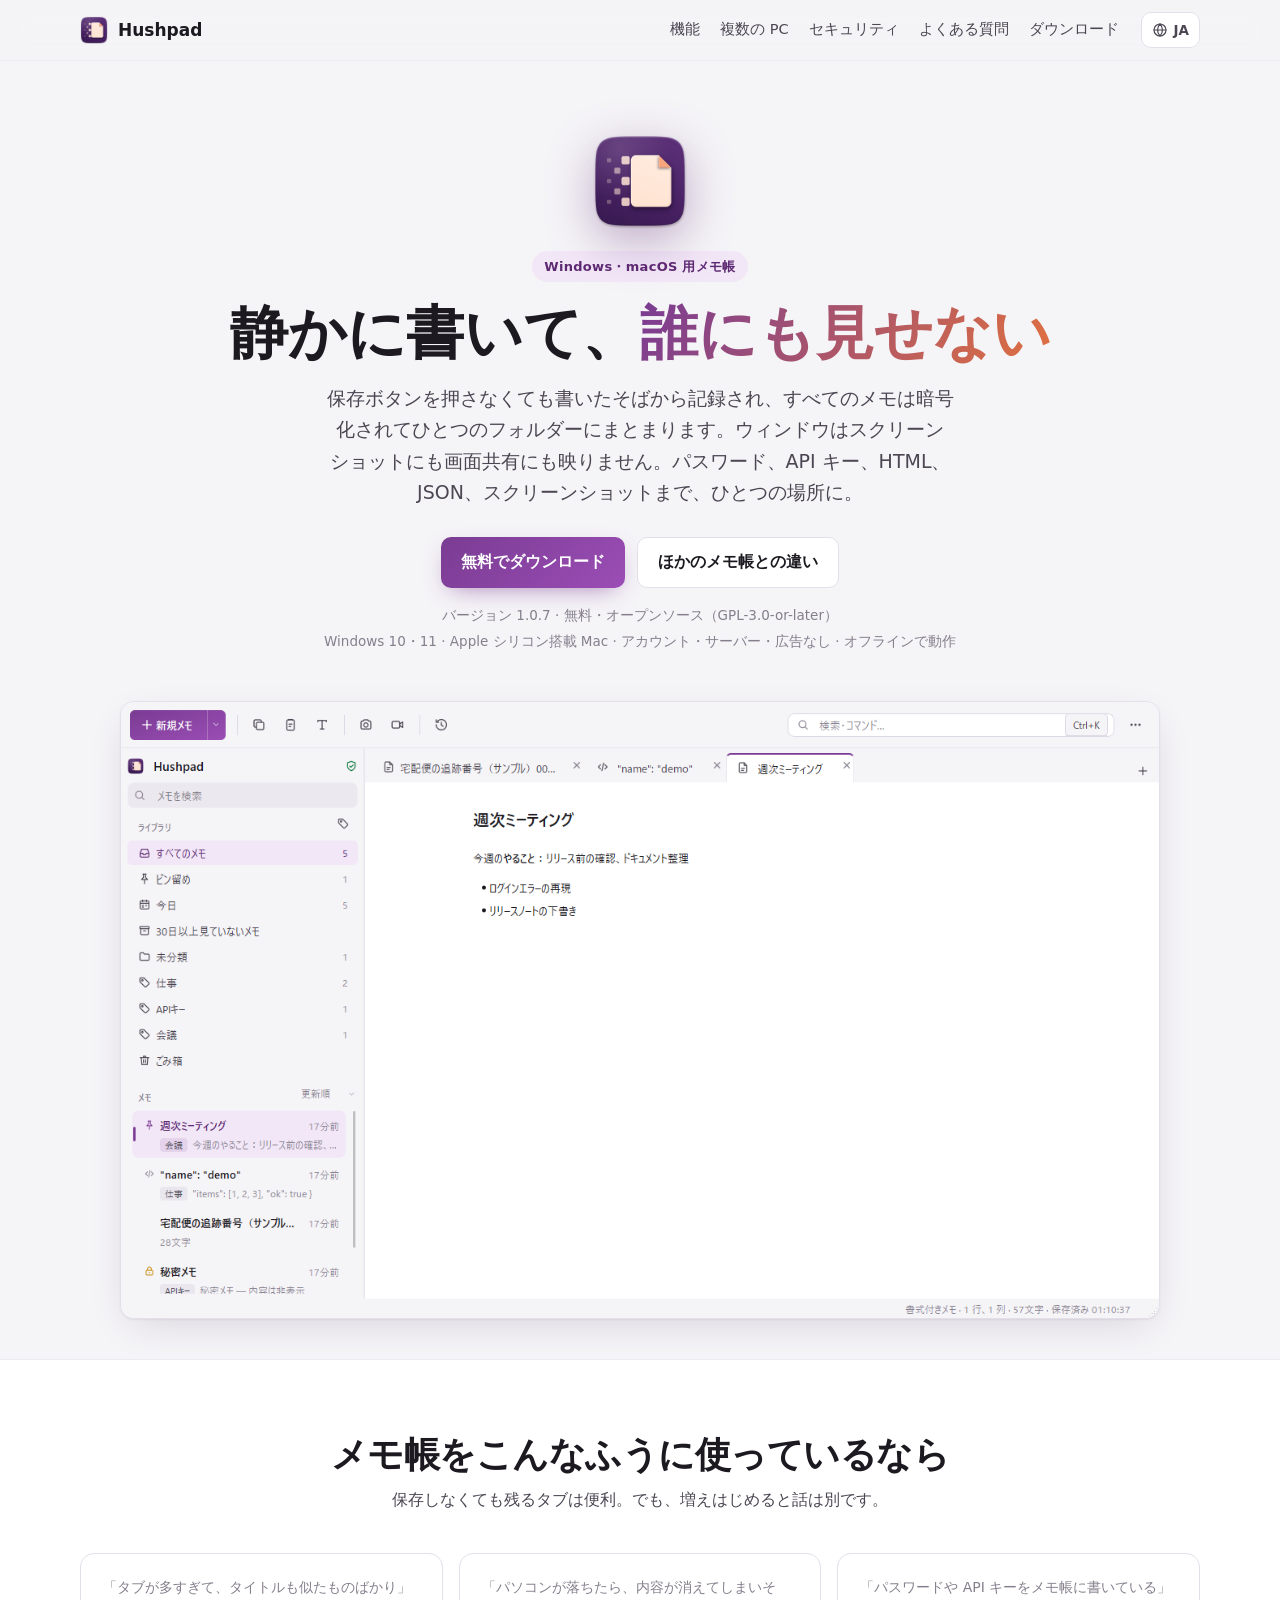
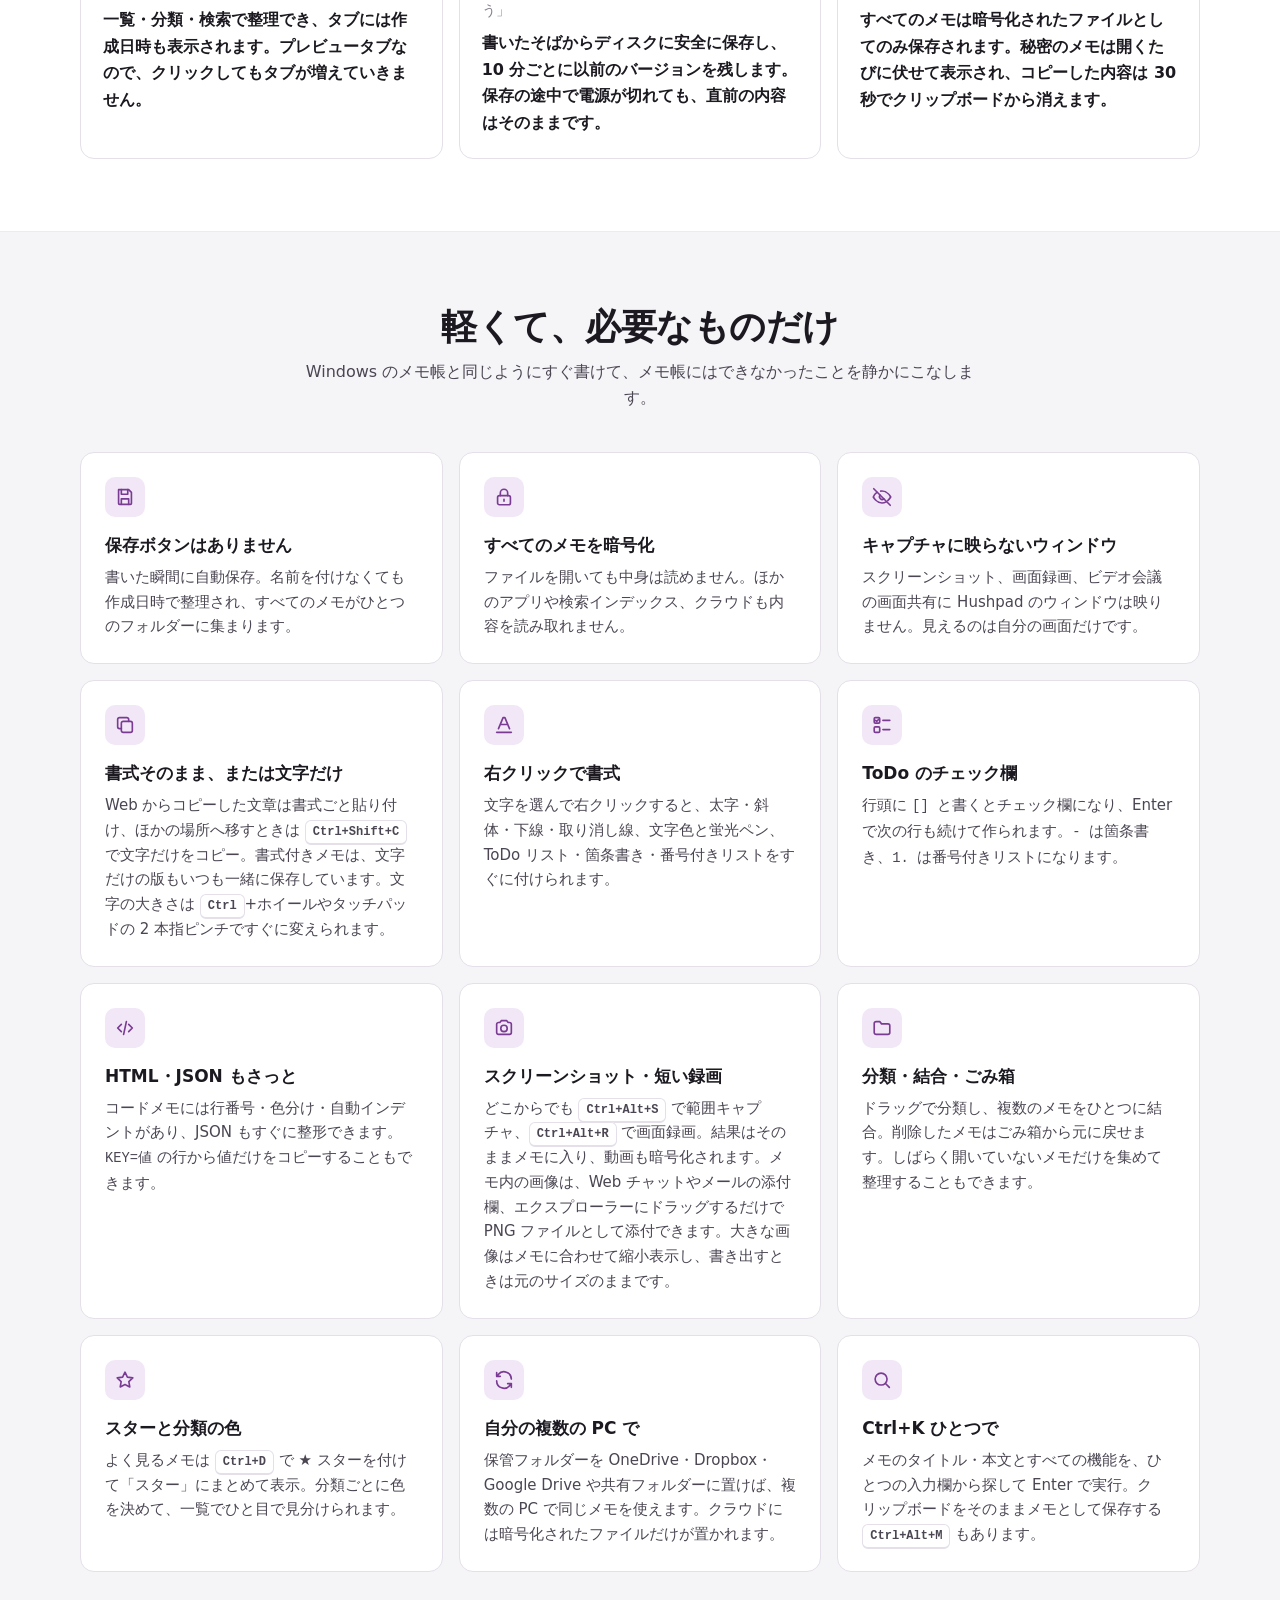
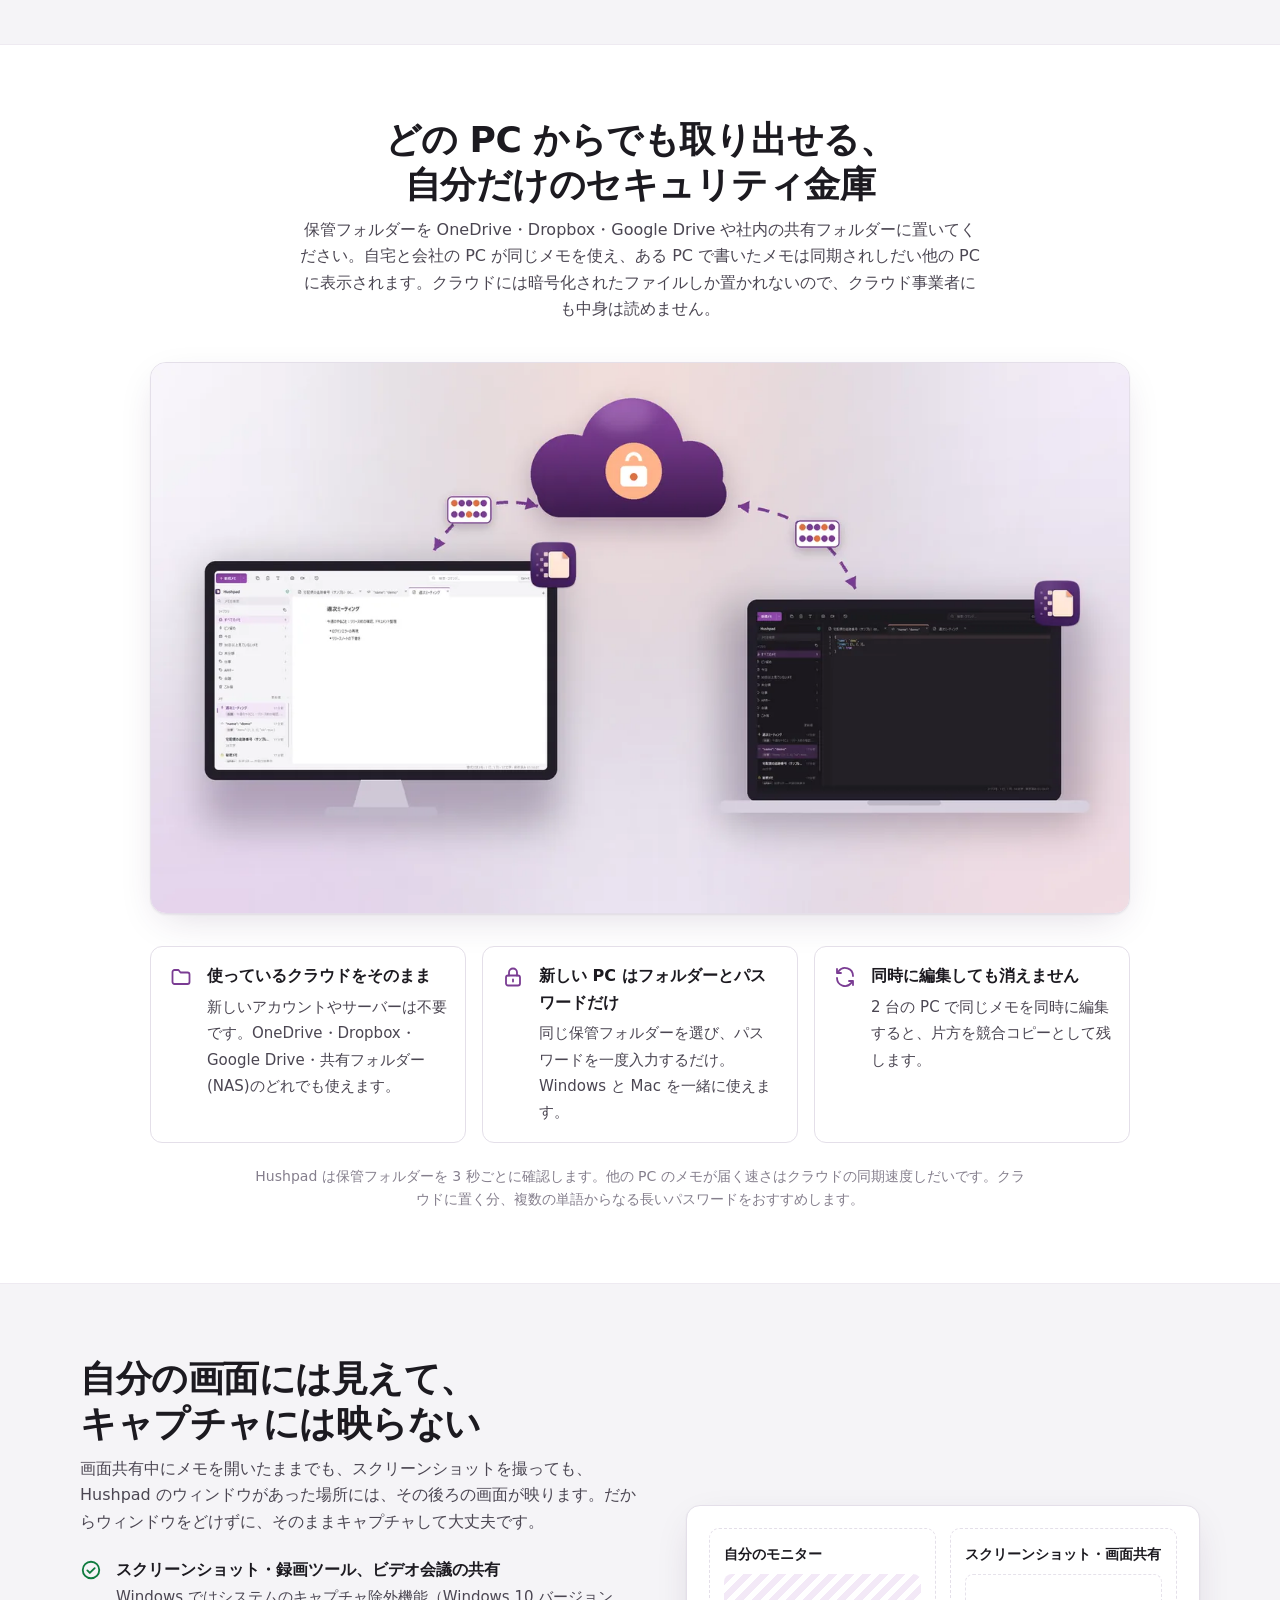
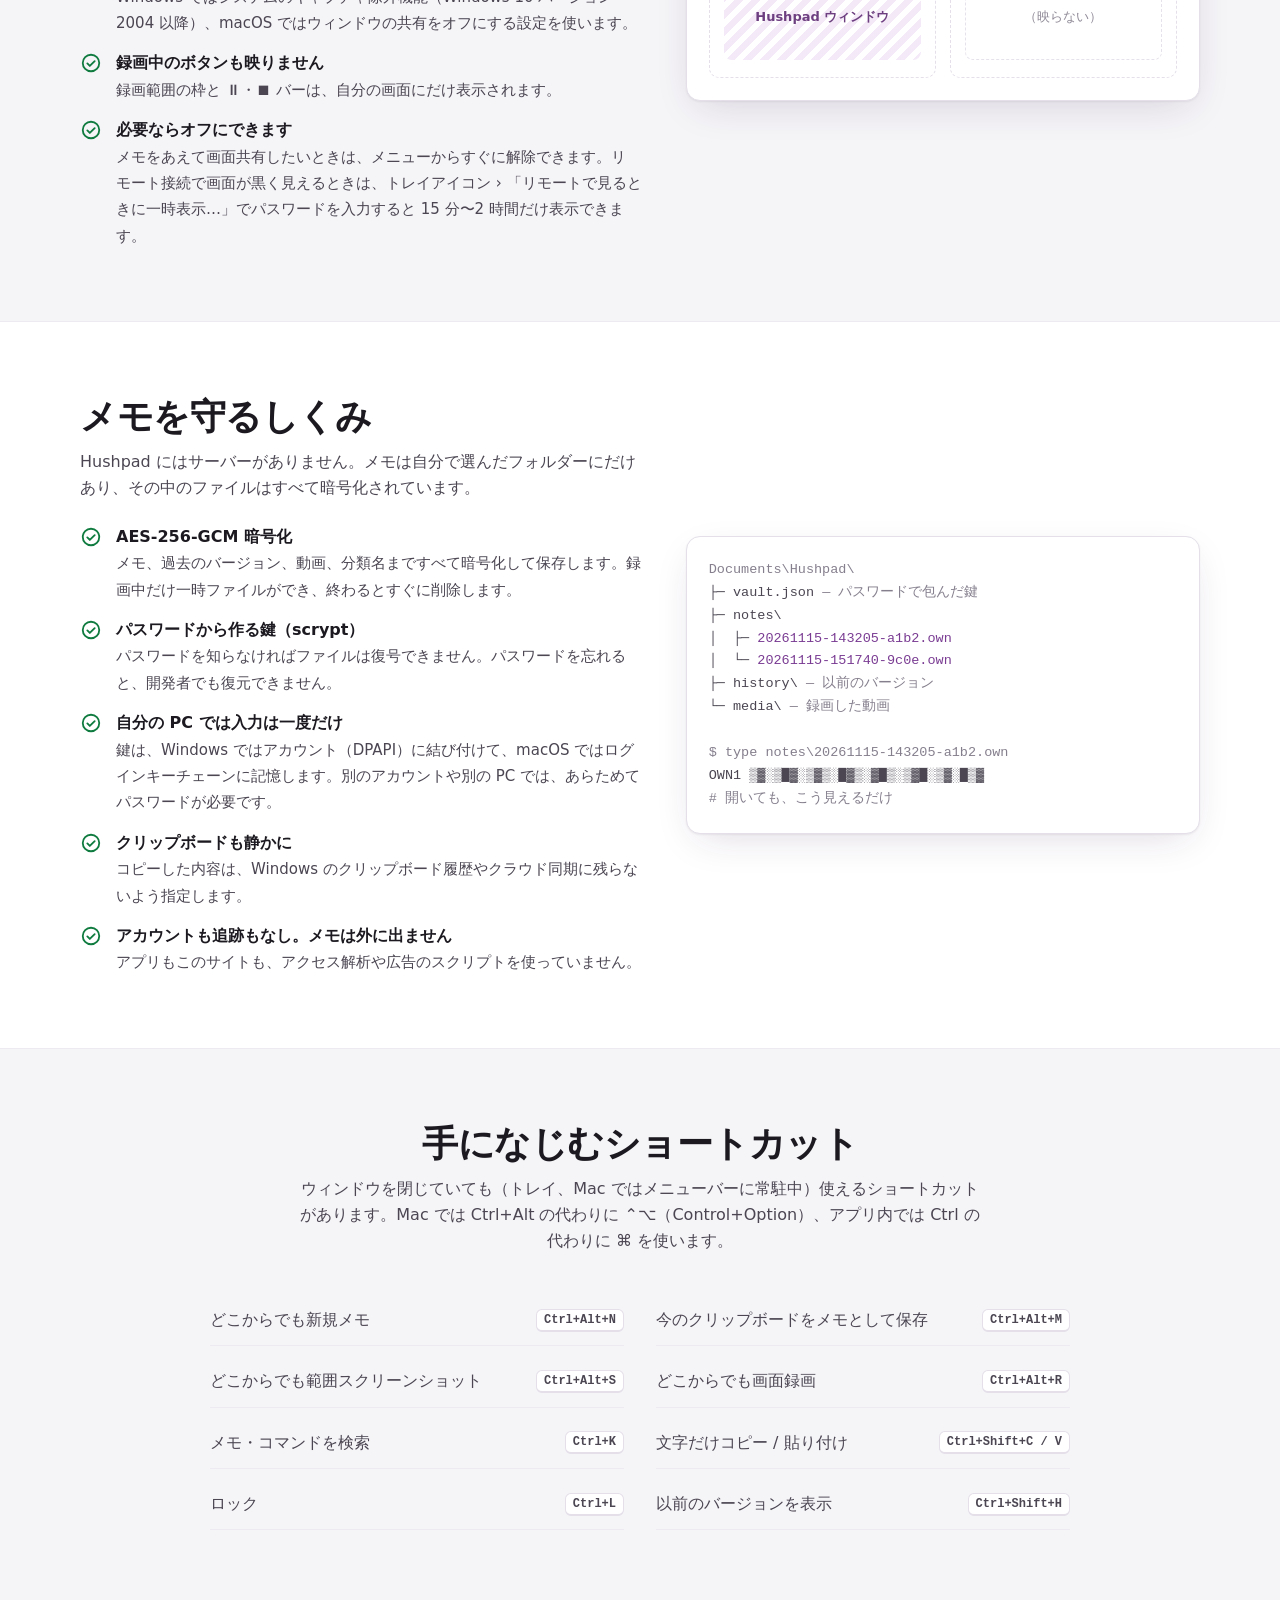
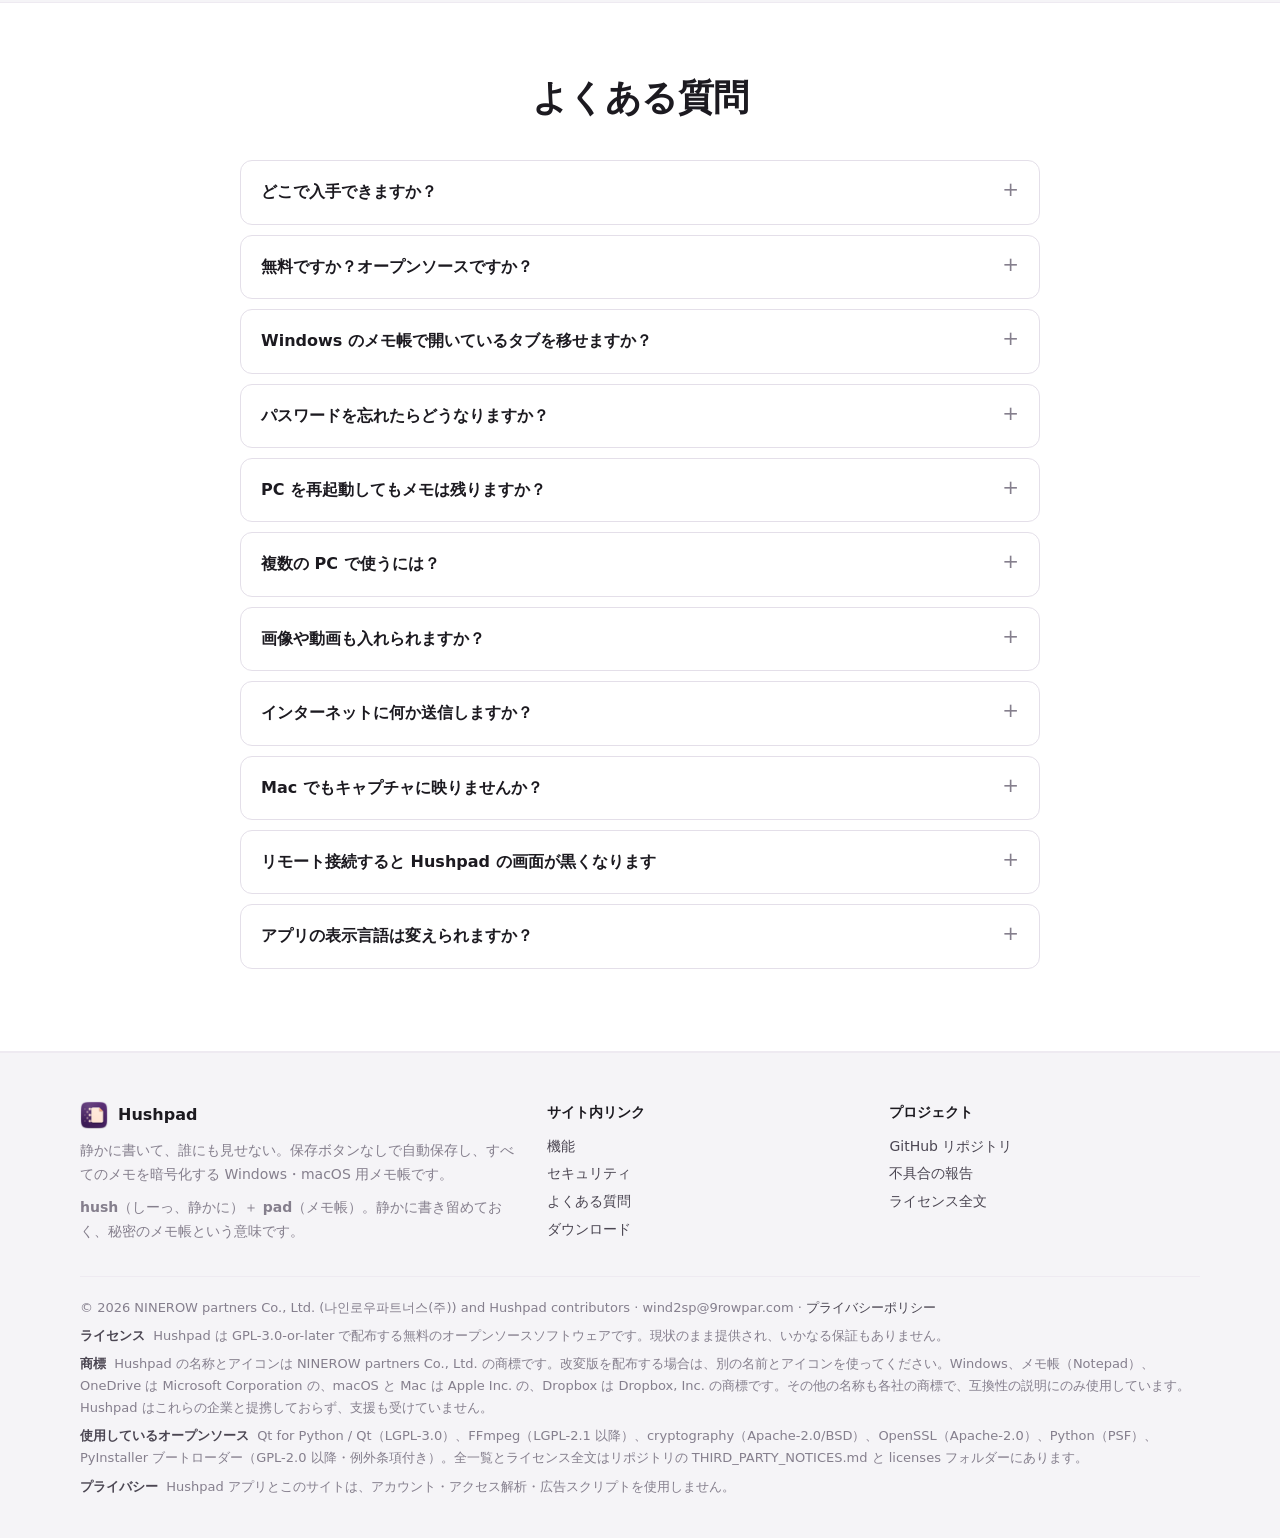
<file: website/ja/index.html>
<!doctype html>
<!-- 이 파일은 build-i18n.mjs가 _templates/index.html + i18n/ja.json으로 만든 결과입니다. 직접 고치지 말고 템플릿·번역을 고친 뒤 다시 생성하세요. -->
<html lang="ja" data-lang="ja" data-root="../" data-page="index" data-public="false">
<head>
<meta charset="utf-8">
<meta name="viewport" content="width=device-width, initial-scale=1">
<title>Hushpad — 静かに使える、秘密のメモ帳</title>
<meta name="description" content="保存ボタンなしで自動保存、すべてのメモを暗号化、スクリーンショットや画面共有にも映らない Windows・macOS 用メモ帳。パスワード、API キー、HTML、JSON、スクリーンショットをひとつの場所に。無料のオープンソースです。">
<meta property="og:title" content="Hushpad — 静かに使える、秘密のメモ帳">
<meta property="og:description" content="自動保存 · すべてのメモを暗号化 · キャプチャに映らないウィンドウ。Windows・macOS 用の無料オープンソースのメモ帳。">
<meta name="theme-color" content="#7A3C93">
<meta property="og:type" content="website">
<meta property="og:site_name" content="Hushpad">
<meta property="og:locale" content="ja_JP">
<link rel="canonical" href="https://gdra.mycafe24.com/hushpad/ja/">
<link rel="alternate" hreflang="ko" href="https://gdra.mycafe24.com/hushpad/">
<link rel="alternate" hreflang="en" href="https://gdra.mycafe24.com/hushpad/en/">
<link rel="alternate" hreflang="ja" href="https://gdra.mycafe24.com/hushpad/ja/">
<link rel="alternate" hreflang="zh-Hans" href="https://gdra.mycafe24.com/hushpad/zh/">
<link rel="alternate" hreflang="x-default" href="https://gdra.mycafe24.com/hushpad/">
<meta property="og:url" content="https://gdra.mycafe24.com/hushpad/ja/">
<meta property="og:image" content="https://gdra.mycafe24.com/hushpad/assets/img/og-image.png">
<meta property="og:locale:alternate" content="ko_KR">
<meta property="og:locale:alternate" content="en_US">
<meta property="og:locale:alternate" content="zh_CN">
<meta property="og:image:width" content="1200">
<meta property="og:image:height" content="630">
<meta property="og:image:alt" content="Hushpad — 静かに書いて、誰にも見せない">
<meta name="twitter:card" content="summary_large_image">
<link rel="icon" href="../favicon.ico" sizes="any">
<link rel="icon" type="image/png" sizes="32x32" href="../favicon-32.png">
<link rel="apple-touch-icon" href="../apple-touch-icon.png">
<link rel="manifest" href="../site.webmanifest">
<link rel="stylesheet" href="../assets/css/site.css?v=6">
<script src="../assets/js/lang.js?v=6"></script>
</head>
<body>
<svg width="0" height="0" style="position:absolute" aria-hidden="true">
  <defs>
    <symbol id="i-save" viewBox="0 0 24 24" fill="none" stroke="currentColor" stroke-width="1.8" stroke-linecap="round" stroke-linejoin="round"><path d="M5 4h11l3 3v12a1 1 0 0 1-1 1H6a1 1 0 0 1-1-1z"/><path d="M8 4v5h7V4M8 20v-6h8v6"/></symbol>
    <symbol id="i-lock" viewBox="0 0 24 24" fill="none" stroke="currentColor" stroke-width="1.8" stroke-linecap="round" stroke-linejoin="round"><rect x="5" y="10.5" width="14" height="10" rx="2"/><path d="M8 10.5V7.5a4 4 0 0 1 8 0v3M12 14.5v2"/></symbol>
    <symbol id="i-eye-off" viewBox="0 0 24 24" fill="none" stroke="currentColor" stroke-width="1.8" stroke-linecap="round" stroke-linejoin="round"><path d="M3 3l18 18"/><path d="M10.6 5.6A9.6 9.6 0 0 1 12 5.5c6 0 9.5 6.5 9.5 6.5a17 17 0 0 1-3.2 3.9M6.4 6.9C3.9 8.6 2.5 12 2.5 12S6 18.5 12 18.5c1.7 0 3.2-.5 4.5-1.2"/><path d="M9.9 9.9a3 3 0 0 0 4.2 4.2"/></symbol>
    <symbol id="i-copy" viewBox="0 0 24 24" fill="none" stroke="currentColor" stroke-width="1.8" stroke-linecap="round" stroke-linejoin="round"><rect x="8" y="8" width="12" height="12" rx="2"/><path d="M16 8V6a2 2 0 0 0-2-2H6a2 2 0 0 0-2 2v8a2 2 0 0 0 2 2h2"/></symbol>
    <symbol id="i-code" viewBox="0 0 24 24" fill="none" stroke="currentColor" stroke-width="1.8" stroke-linecap="round" stroke-linejoin="round"><path d="M8 8l-4 4 4 4M16 8l4 4-4 4M13.5 5l-3 14"/></symbol>
    <symbol id="i-camera" viewBox="0 0 24 24" fill="none" stroke="currentColor" stroke-width="1.8" stroke-linecap="round" stroke-linejoin="round"><path d="M4 8a2 2 0 0 1 2-2h1.5l1.5-2h6l1.5 2H18a2 2 0 0 1 2 2v9a2 2 0 0 1-2 2H6a2 2 0 0 1-2-2z"/><circle cx="12" cy="12.5" r="3.5"/></symbol>
    <symbol id="i-folder" viewBox="0 0 24 24" fill="none" stroke="currentColor" stroke-width="1.8" stroke-linecap="round" stroke-linejoin="round"><path d="M3.5 7a2 2 0 0 1 2-2h4l2 2.5h7a2 2 0 0 1 2 2V17a2 2 0 0 1-2 2h-13a2 2 0 0 1-2-2z"/></symbol>
    <symbol id="i-sync" viewBox="0 0 24 24" fill="none" stroke="currentColor" stroke-width="1.8" stroke-linecap="round" stroke-linejoin="round"><path d="M20 11a8 8 0 0 0-14.3-4.9L4 8M4 4v4h4M4 13a8 8 0 0 0 14.3 4.9L20 16M20 20v-4h-4"/></symbol>
    <symbol id="i-search" viewBox="0 0 24 24" fill="none" stroke="currentColor" stroke-width="1.8" stroke-linecap="round" stroke-linejoin="round"><circle cx="11" cy="11" r="6.5"/><path d="M20 20l-4.2-4.2"/></symbol>
    <symbol id="i-check" viewBox="0 0 24 24" fill="none" stroke="currentColor" stroke-width="2" stroke-linecap="round" stroke-linejoin="round"><circle cx="12" cy="12" r="9"/><path d="M8 12.5l2.7 2.7L16 10"/></symbol>
    <symbol id="i-format" viewBox="0 0 24 24" fill="none" stroke="currentColor" stroke-width="1.8" stroke-linecap="round" stroke-linejoin="round"><path d="M6 16L11 4h2l5 12M8 11.5h8"/><path d="M4 20h16"/></symbol>
    <symbol id="i-todo" viewBox="0 0 24 24" fill="none" stroke="currentColor" stroke-width="1.8" stroke-linecap="round" stroke-linejoin="round"><rect x="3.5" y="4" width="6" height="6" rx="1.2"/><path d="M5 7l1.2 1.2L8.4 5.8"/><rect x="3.5" y="14" width="6" height="6" rx="1.2"/><path d="M13 7h7.5M13 17h7.5"/></symbol>
    <symbol id="i-star" viewBox="0 0 24 24" fill="none" stroke="currentColor" stroke-width="1.8" stroke-linecap="round" stroke-linejoin="round"><path d="M12 3.5l2.6 5.3 5.9.9-4.3 4.1 1 5.8L12 16.9l-5.2 2.7 1-5.8-4.3-4.1 5.9-.9z"/></symbol>
  </defs>
</svg>

<a class="skip" href="#main">本文へスキップ</a>
<header class="nav">
  <div class="wrap">
    <a class="brand" href="./"><img src="../assets/img/icon-64.png" alt="" width="28" height="28">Hushpad</a>
    <nav aria-label="メインメニュー">
      <a href="#features" class="hide-sm">機能</a>
      <a href="#sync" class="hide-sm">複数の PC</a>
      <a href="#security" class="hide-sm">セキュリティ</a>
      <a href="#faq" class="hide-sm">よくある質問</a>
      <a href="download.html">ダウンロード</a>
    </nav>
    <details class="lang">
      <summary aria-label="言語を選択 (Language)"><svg viewBox="0 0 24 24" fill="none" stroke="currentColor" stroke-width="1.8" stroke-linecap="round" aria-hidden="true"><circle cx="12" cy="12" r="9"/><path d="M3 12h18M12 3c2.5 2.6 3.7 5.6 3.7 9s-1.2 6.4-3.7 9c-2.5-2.6-3.7-5.6-3.7-9S9.5 5.6 12 3"/></svg><span>JA</span></summary>
      <ul>
        <li><a href="../" hreflang="ko" lang="ko" data-setlang="ko">한국어</a></li>
        <li><a href="../en/" hreflang="en" lang="en" data-setlang="en">English</a></li>
        <li><a href="../ja/" hreflang="ja" lang="ja" data-setlang="ja" aria-current="true">日本語</a></li>
        <li><a href="../zh/" hreflang="zh-Hans" lang="zh-Hans" data-setlang="zh">简体中文</a></li>
      </ul>
    </details>
  </div>
</header>

<main id="main">
  <section class="hero">
    <div class="wrap">
      <img class="app-icon" src="../assets/img/icon-256.png" alt="Hushpad のアイコン" width="96" height="96">
      <span class="eyebrow">Windows・macOS 用メモ帳</span>
      <h1>静かに書いて、<em>誰にも見せない</em></h1>
      <p class="lead">保存ボタンを押さなくても書いたそばから記録され、すべてのメモは暗号化されてひとつのフォルダーにまとまります。ウィンドウはスクリーンショットにも画面共有にも映りません。パスワード、API キー、HTML、JSON、スクリーンショットまで、ひとつの場所に。</p>
      <div class="cta">
        <a class="btn primary" href="download.html">無料でダウンロード</a>
        <a class="btn" href="#features">ほかのメモ帳との違い</a>
      </div>
      <div class="meta">バージョン <span data-cfg="version">1.0.7</span> · 無料・オープンソース（GPL-3.0-or-later）</div>
      <div class="meta">Windows 10・11 · Apple シリコン搭載 Mac · アカウント・サーバー・広告なし · オフラインで動作</div>
      <div class="shot">
        <img class="light" src="../assets/img/app-light-ja.png" alt="Hushpad の画面 — 左にメモ一覧と分類、右にタブで開いたメモ" width="1280" height="760">
        <img class="dark" src="../assets/img/app-dark-ja.png" alt="Hushpad のダークモード — コードメモで JSON が色分け表示されている" width="1280" height="760" loading="lazy">
      </div>
    </div>
  </section>

  <section class="alt">
    <div class="wrap">
      <div class="sec-head">
        <h2>メモ帳をこんなふうに使っているなら</h2>
        <p>保存しなくても残るタブは便利。でも、増えはじめると話は別です。</p>
      </div>
      <div class="pains">
        <div class="pain"><div class="q">「タブが多すぎて、タイトルも似たものばかり」</div><div class="a">一覧・分類・検索で整理でき、タブには作成日時も表示されます。プレビュータブなので、クリックしてもタブが増えていきません。</div></div>
        <div class="pain"><div class="q">「パソコンが落ちたら、内容が消えてしまいそう」</div><div class="a">書いたそばからディスクに安全に保存し、10 分ごとに以前のバージョンを残します。保存の途中で電源が切れても、直前の内容はそのままです。</div></div>
        <div class="pain"><div class="q">「パスワードや API キーをメモ帳に書いている」</div><div class="a">すべてのメモは暗号化されたファイルとしてのみ保存されます。秘密のメモは開くたびに伏せて表示され、コピーした内容は 30 秒でクリップボードから消えます。</div></div>
      </div>
    </div>
  </section>

  <section id="features">
    <div class="wrap">
      <div class="sec-head">
        <h2>軽くて、必要なものだけ</h2>
        <p>Windows のメモ帳と同じようにすぐ書けて、メモ帳にはできなかったことを静かにこなします。</p>
      </div>
      <div class="grid">
        <div class="feat"><div class="ic"><svg><use href="#i-save"/></svg></div><h3>保存ボタンはありません</h3><p>書いた瞬間に自動保存。名前を付けなくても作成日時で整理され、すべてのメモがひとつのフォルダーに集まります。</p></div>
        <div class="feat"><div class="ic"><svg><use href="#i-lock"/></svg></div><h3>すべてのメモを暗号化</h3><p>ファイルを開いても中身は読めません。ほかのアプリや検索インデックス、クラウドも内容を読み取れません。</p></div>
        <div class="feat"><div class="ic"><svg><use href="#i-eye-off"/></svg></div><h3>キャプチャに映らないウィンドウ</h3><p>スクリーンショット、画面録画、ビデオ会議の画面共有に Hushpad のウィンドウは映りません。見えるのは自分の画面だけです。</p></div>
        <div class="feat"><div class="ic"><svg><use href="#i-copy"/></svg></div><h3>書式そのまま、または文字だけ</h3><p>Web からコピーした文章は書式ごと貼り付け、ほかの場所へ移すときは <kbd>Ctrl+Shift+C</kbd> で文字だけをコピー。書式付きメモは、文字だけの版もいつも一緒に保存しています。文字の大きさは <kbd>Ctrl</kbd>+ホイールやタッチパッドの 2 本指ピンチですぐに変えられます。</p></div>
        <div class="feat"><div class="ic"><svg><use href="#i-format"/></svg></div><h3>右クリックで書式</h3><p>文字を選んで右クリックすると、太字・斜体・下線・取り消し線、文字色と蛍光ペン、ToDo リスト・箇条書き・番号付きリストをすぐに付けられます。</p></div>
        <div class="feat"><div class="ic"><svg><use href="#i-todo"/></svg></div><h3>ToDo のチェック欄</h3><p>行頭に <code>[] </code> と書くとチェック欄になり、Enter で次の行も続けて作られます。<code>- </code> は箇条書き、<code>1. </code> は番号付きリストになります。</p></div>
        <div class="feat"><div class="ic"><svg><use href="#i-code"/></svg></div><h3>HTML・JSON もさっと</h3><p>コードメモには行番号・色分け・自動インデントがあり、JSON もすぐに整形できます。<code>KEY=値</code> の行から値だけをコピーすることもできます。</p></div>
        <div class="feat"><div class="ic"><svg><use href="#i-camera"/></svg></div><h3>スクリーンショット・短い録画</h3><p>どこからでも <kbd>Ctrl+Alt+S</kbd> で範囲キャプチャ、<kbd>Ctrl+Alt+R</kbd> で画面録画。結果はそのままメモに入り、動画も暗号化されます。メモ内の画像は、Web チャットやメールの添付欄、エクスプローラーにドラッグするだけで PNG ファイルとして添付できます。大きな画像はメモに合わせて縮小表示し、書き出すときは元のサイズのままです。</p></div>
        <div class="feat"><div class="ic"><svg><use href="#i-folder"/></svg></div><h3>分類・結合・ごみ箱</h3><p>ドラッグで分類し、複数のメモをひとつに結合。削除したメモはごみ箱から元に戻せます。しばらく開いていないメモだけを集めて整理することもできます。</p></div>
        <div class="feat"><div class="ic"><svg><use href="#i-star"/></svg></div><h3>スターと分類の色</h3><p>よく見るメモは <kbd>Ctrl+D</kbd> で ★ スターを付けて「スター」にまとめて表示。分類ごとに色を決めて、一覧でひと目で見分けられます。</p></div>
        <div class="feat"><div class="ic"><svg><use href="#i-sync"/></svg></div><h3>自分の複数の PC で</h3><p>保管フォルダーを OneDrive・Dropbox・Google Drive や共有フォルダーに置けば、複数の PC で同じメモを使えます。クラウドには暗号化されたファイルだけが置かれます。</p></div>
        <div class="feat"><div class="ic"><svg><use href="#i-search"/></svg></div><h3>Ctrl+K ひとつで</h3><p>メモのタイトル・本文とすべての機能を、ひとつの入力欄から探して Enter で実行。クリップボードをそのままメモとして保存する <kbd>Ctrl+Alt+M</kbd> もあります。</p></div>
      </div>
    </div>
  </section>

  <section class="alt" id="sync">
    <div class="wrap">
      <div class="sec-head">
        <h2>どの PC からでも取り出せる、自分だけのセキュリティ金庫</h2>
        <p>保管フォルダーを OneDrive・Dropbox・Google Drive や社内の共有フォルダーに置いてください。自宅と会社の PC が同じメモを使え、ある PC で書いたメモは同期されしだい他の PC に表示されます。クラウドには暗号化されたファイルしか置かれないので、クラウド事業者にも中身は読めません。</p>
      </div>
      <figure class="sync-art">
        <img src="../assets/img/sync-ja.webp" alt="鍵のかかったクラウドフォルダーを挟んで、デスクトップとノート PC の Hushpad が同じメモを使っている図" width="1280" height="720" loading="lazy" decoding="async">
      </figure>
      <ul class="sync-points">
        <li><svg><use href="#i-folder"/></svg><div><b>使っているクラウドをそのまま</b><span>新しいアカウントやサーバーは不要です。OneDrive・Dropbox・Google Drive・共有フォルダー(NAS)のどれでも使えます。</span></div></li>
        <li><svg><use href="#i-lock"/></svg><div><b>新しい PC はフォルダーとパスワードだけ</b><span>同じ保管フォルダーを選び、パスワードを一度入力するだけ。Windows と Mac を一緒に使えます。</span></div></li>
        <li><svg><use href="#i-sync"/></svg><div><b>同時に編集しても消えません</b><span>2 台の PC で同じメモを同時に編集すると、片方を競合コピーとして残します。</span></div></li>
      </ul>
      <p class="sync-note">Hushpad は保管フォルダーを 3 秒ごとに確認します。他の PC のメモが届く速さはクラウドの同期速度しだいです。クラウドに置く分、複数の単語からなる長いパスワードをおすすめします。</p>
    </div>
  </section>

  <section id="capture">
    <div class="wrap split">
      <div>
        <div class="sec-head" style="text-align:left;margin:0 0 22px">
          <h2>自分の画面には見えて、キャプチャには映らない</h2>
          <p>画面共有中にメモを開いたままでも、スクリーンショットを撮っても、Hushpad のウィンドウがあった場所には、その後ろの画面が映ります。だからウィンドウをどけずに、そのままキャプチャして大丈夫です。</p>
        </div>
        <ul class="checks">
          <li><svg><use href="#i-check"/></svg><div><b>スクリーンショット・録画ツール、ビデオ会議の共有</b><span>Windows ではシステムのキャプチャ除外機能（Windows 10 バージョン 2004 以降）、macOS ではウィンドウの共有をオフにする設定を使います。</span></div></li>
          <li><svg><use href="#i-check"/></svg><div><b>録画中のボタンも映りません</b><span>録画範囲の枠と ⏸・⏹ バーは、自分の画面にだけ表示されます。</span></div></li>
          <li><svg><use href="#i-check"/></svg><div><b>必要ならオフにできます</b><span>メモをあえて画面共有したいときは、メニューからすぐに解除できます。リモート接続で画面が黒く見えるときは、トレイアイコン › 「リモートで見るときに一時表示…」でパスワードを入力すると 15 分〜2 時間だけ表示できます。</span></div></li>
        </ul>
      </div>
      <div class="capture-demo" aria-hidden="true">
        <div class="row">
          <div class="pane"><b>自分のモニター</b><div class="ghost">Hushpad ウィンドウ</div></div>
          <div class="pane"><b>スクリーンショット・画面共有</b><div class="ghost gone">（映らない）</div></div>
        </div>
      </div>
    </div>
  </section>

  <section class="alt" id="security">
    <div class="wrap split">
      <div>
        <div class="sec-head" style="text-align:left;margin:0 0 22px">
          <h2>メモを守るしくみ</h2>
          <p>Hushpad にはサーバーがありません。メモは自分で選んだフォルダーにだけあり、その中のファイルはすべて暗号化されています。</p>
        </div>
        <ul class="checks">
          <li><svg><use href="#i-check"/></svg><div><b>AES-256-GCM 暗号化</b><span>メモ、過去のバージョン、動画、分類名まですべて暗号化して保存します。録画中だけ一時ファイルができ、終わるとすぐに削除します。</span></div></li>
          <li><svg><use href="#i-check"/></svg><div><b>パスワードから作る鍵（scrypt）</b><span>パスワードを知らなければファイルは復号できません。パスワードを忘れると、開発者でも復元できません。</span></div></li>
          <li><svg><use href="#i-check"/></svg><div><b>自分の PC では入力は一度だけ</b><span>鍵は、Windows ではアカウント（DPAPI）に結び付けて、macOS ではログインキーチェーンに記憶します。別のアカウントや別の PC では、あらためてパスワードが必要です。</span></div></li>
          <li><svg><use href="#i-check"/></svg><div><b>クリップボードも静かに</b><span>コピーした内容は、Windows のクリップボード履歴やクラウド同期に残らないよう指定します。</span></div></li>
          <li><svg><use href="#i-check"/></svg><div><b>アカウントも追跡もなし。メモは外に出ません</b><span>アプリもこのサイトも、アクセス解析や広告のスクリプトを使っていません。</span></div></li>
        </ul>
      </div>
      <div class="vault" role="img" aria-label="保管フォルダーの構成例" translate="no">
<span class="dim">Documents\Hushpad\</span><br>
├─ vault.json <span class="dim">— パスワードで包んだ鍵</span><br>
├─ notes\<br>
│ &nbsp;├─ <span class="acc">20261115-143205-a1b2.own</span><br>
│ &nbsp;└─ <span class="acc">20261115-151740-9c0e.own</span><br>
├─ history\ <span class="dim">— 以前のバージョン</span><br>
└─ media\ <span class="dim">— 録画した動画</span><br><br>
<span class="dim">$ type notes\20261115-143205-a1b2.own</span><br>
OWN1 ▒▓░▒█▓░▒▓▒░█▓▒░▓█▒░▒▓█░▒▓░█▒▓<br>
<span class="dim"># 開いても、こう見えるだけ</span>
      </div>
    </div>
  </section>

  <section id="keys">
    <div class="wrap">
      <div class="sec-head"><h2>手になじむショートカット</h2><p>ウィンドウを閉じていても（トレイ、Mac ではメニューバーに常駐中）使えるショートカットがあります。Mac では Ctrl+Alt の代わりに ⌃⌥（Control+Option）、アプリ内では Ctrl の代わりに ⌘ を使います。</p></div>
      <div class="keys">
        <div><span>どこからでも新規メモ</span><kbd>Ctrl+Alt+N</kbd></div>
        <div><span>今のクリップボードをメモとして保存</span><kbd>Ctrl+Alt+M</kbd></div>
        <div><span>どこからでも範囲スクリーンショット</span><kbd>Ctrl+Alt+S</kbd></div>
        <div><span>どこからでも画面録画</span><kbd>Ctrl+Alt+R</kbd></div>
        <div><span>メモ・コマンドを検索</span><kbd>Ctrl+K</kbd></div>
        <div><span>文字だけコピー / 貼り付け</span><kbd>Ctrl+Shift+C / V</kbd></div>
        <div><span>ロック</span><kbd>Ctrl+L</kbd></div>
        <div><span>以前のバージョンを表示</span><kbd>Ctrl+Shift+H</kbd></div>
      </div>
    </div>
  </section>

  <section class="alt" id="faq">
    <div class="wrap">
      <div class="sec-head"><h2>よくある質問</h2></div>
      <div class="faq">
        <details><summary>どこで入手できますか？</summary><p>このサイトの<a href="download.html">ダウンロードページ</a>から入手できます。ファイルは GitHub のリリースで配布しており、Windows 10・11（64 ビット）用と、Apple シリコン搭載 Mac（M1 以降）用の 2 種類があります。Intel プロセッサ搭載の Mac には対応していません。</p></details>
        <details><summary>無料ですか？オープンソースですか？</summary><p>どちらも「はい」です。Hushpad は無料で、ソースコードは GPL-3.0-or-later のもと GitHub で公開しています。誰でもソースを読み、改変し、再配布できます。ただし改変版を配布する場合は、同じライセンスでソースを公開し、Hushpad とは別の名前とアイコンを使う必要があります。</p></details>
        <details><summary>Windows のメモ帳で開いているタブを移せますか？</summary><p>はい。Windows 版のメニュー › ファイル ›「Windows メモ帳のタブを取り込む」で、保存していないタブまでコピーできます。Windows のメモ帳側には手を加えません。</p></details>
        <details><summary>パスワードを忘れたらどうなりますか？</summary><p>復元する方法はありません。パスワードを知らなければ誰にも（開発者にも）開けないように作られているためです。最初に設定するときに、安全な場所に書き留めておいてください。</p></details>
        <details><summary>PC を再起動してもメモは残りますか？</summary><p>はい。メモは書いたそばから暗号化してディスクに保存するので、再起動してもそのまま残ります。初回起動のあとは、Windows の起動時（Mac ではログイン時）に Hushpad がトレイ（Mac ではメニューバー）で自動的に起動します。不要なら、トレイのアイコンのメニューか［セキュリティ］メニューでオフにできます。</p></details>
        <details><summary>複数の PC で使うには？</summary><p>保管フォルダーを OneDrive・Dropbox・Google Drive や共有フォルダー(NAS)に置き、別の PC で同じフォルダーを選んで同じパスワードを入力してください。Hushpad がフォルダーを 3 秒ごとに確認するので、別の PC で書いたメモは同期されしだい表示されます。両方で同時に編集すると、片方を「競合コピー」として別に残します。</p></details>
        <details><summary>画像や動画も入れられますか？</summary><p>書式付きメモには画像を貼り付けたりドラッグ＆ドロップしたりでき、スクリーンショットや短い画面録画（最大 3 分）もそのまま入ります。動画はアプリ内で再生でき、暗号化して保存されます。解像度の大きい画像や、スマホのスクリーンショットのような縦長の画像はメモに合わせて縮小表示し、コピー・ドラッグ・保存では元のサイズのまま出せます。</p></details>
        <details><summary>インターネットに何か送信しますか？</summary><p>いいえ。メモ・設定・利用状況は送信しません。zip 版は 1 日 1 回 GitHub で新しいバージョンを確認し、アップデートを選んだときだけファイルをダウンロードします（メニューでオフにできます）。Microsoft Store 版は Store が更新します。</p></details>
        <details><summary>Mac でもキャプチャに映りませんか？</summary><p>macOS では、ウィンドウの共有をオフにする設定で隠します。ただし macOS 15 以降では、ScreenCaptureKit を使う一部のキャプチャ・画面共有アプリがこの設定を無視し、ウィンドウを撮影できる場合があります。Mac では、画面を共有する前に一度確かめてください。</p></details>
        <details><summary>リモート接続すると Hushpad の画面が黒くなります</summary><p>キャプチャや画面共有から隠す機能のため、リモート接続(Chrome リモート デスクトップ・AnyDesk・TeamViewer など)でも黒く表示されます。タスクバーのトレイアイコンを右クリック › <b>リモートで見るときに一時表示…</b> を選んでパスワードを入力すると、15 分〜2 時間表示されます。時間が過ぎるか Hushpad をロックすると、再び隠れます。</p></details>
        <details><summary>アプリの表示言語は変えられますか？</summary><p>日本語・英語・韓国語・簡体字中国語に対応し、最初はシステムの言語で起動します。メニュー（⋯）›［表示］›［言語］でいつでも切り替えられます。</p></details>
      </div>
    </div>
  </section>
</main>

<footer>
  <div class="wrap">
    <div class="ft">
      <div>
        <div class="ft-brand"><img src="../assets/img/icon-64.png" alt="" width="28" height="28" loading="lazy">Hushpad</div>
        <p>静かに書いて、誰にも見せない。保存ボタンなしで自動保存し、すべてのメモを暗号化する Windows・macOS 用メモ帳です。</p>
        <p class="name-line"><b>hush</b>（しーっ、静かに）＋ <b>pad</b>（メモ帳）。静かに書き留めておく、秘密のメモ帳という意味です。</p>
      </div>
      <div>
        <h2>サイト内リンク</h2>
        <ul><li><a href="#features">機能</a></li><li><a href="#security">セキュリティ</a></li><li><a href="#faq">よくある質問</a></li><li><a href="download.html">ダウンロード</a></li></ul>
      </div>
      <div>
        <h2>プロジェクト</h2>
        <ul>
          <li><a data-repo="" data-on-text="GitHub リポジトリ">GitHub リポジトリ（公開準備中）</a></li>
          <li><a data-repo="/issues" data-on-text="不具合の報告">不具合の報告（公開後）</a></li>
          <li><a data-repo="/blob/main/LICENSE" data-on-text="ライセンス全文">ライセンス全文（公開後）</a></li>
        </ul>
      </div>
    </div>
    <div class="legal">
      <p><span data-cfg="copyright">© 2026 NINEROW partners Co., Ltd. (나인로우파트너스(주)) and Hushpad contributors · wind2sp@9rowpar.com</span> · <a href="../privacy.html">プライバシーポリシー</a></p>
      <p><strong>ライセンス</strong> Hushpad は GPL-3.0-or-later で配布する無料のオープンソースソフトウェアです。現状のまま提供され、いかなる保証もありません。</p>
      <p><strong>商標</strong> Hushpad の名称とアイコンは NINEROW partners Co., Ltd. の商標です。改変版を配布する場合は、別の名前とアイコンを使ってください。Windows、メモ帳（Notepad）、OneDrive は Microsoft Corporation の、macOS と Mac は Apple Inc. の、Dropbox は Dropbox, Inc. の商標です。その他の名称も各社の商標で、互換性の説明にのみ使用しています。Hushpad はこれらの企業と提携しておらず、支援も受けていません。</p>
      <p><strong>使用しているオープンソース</strong> Qt for Python / Qt（LGPL-3.0）、FFmpeg（LGPL-2.1 以降）、cryptography（Apache-2.0/BSD）、OpenSSL（Apache-2.0）、Python（PSF）、PyInstaller ブートローダー（GPL-2.0 以降・例外条項付き）。全一覧とライセンス全文はリポジトリの THIRD_PARTY_NOTICES.md と licenses フォルダーにあります。</p>
      <p><strong>プライバシー</strong> Hushpad アプリとこのサイトは、アカウント・アクセス解析・広告スクリプトを使用しません。</p>
    </div>
  </div>
</footer>
<script src="../assets/js/site.js?v=6" defer></script>
</body>
</html>
</file>
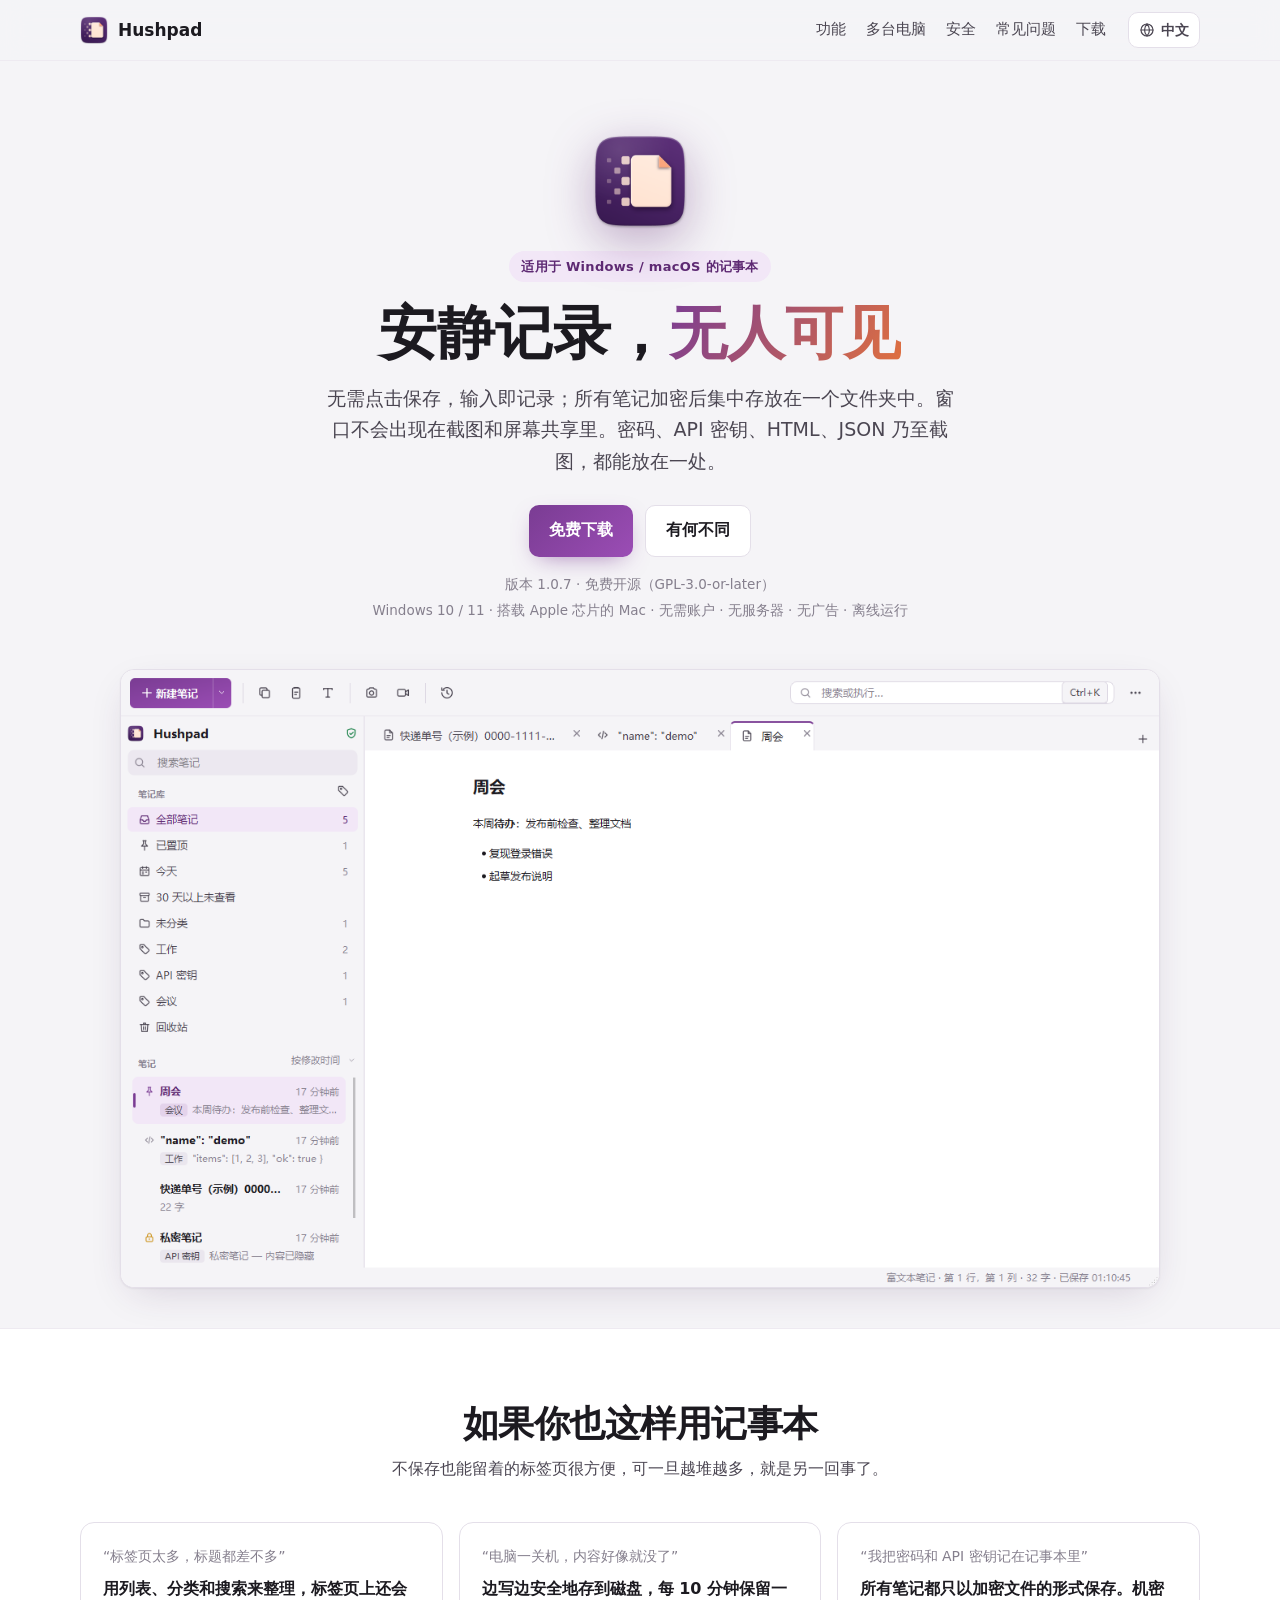
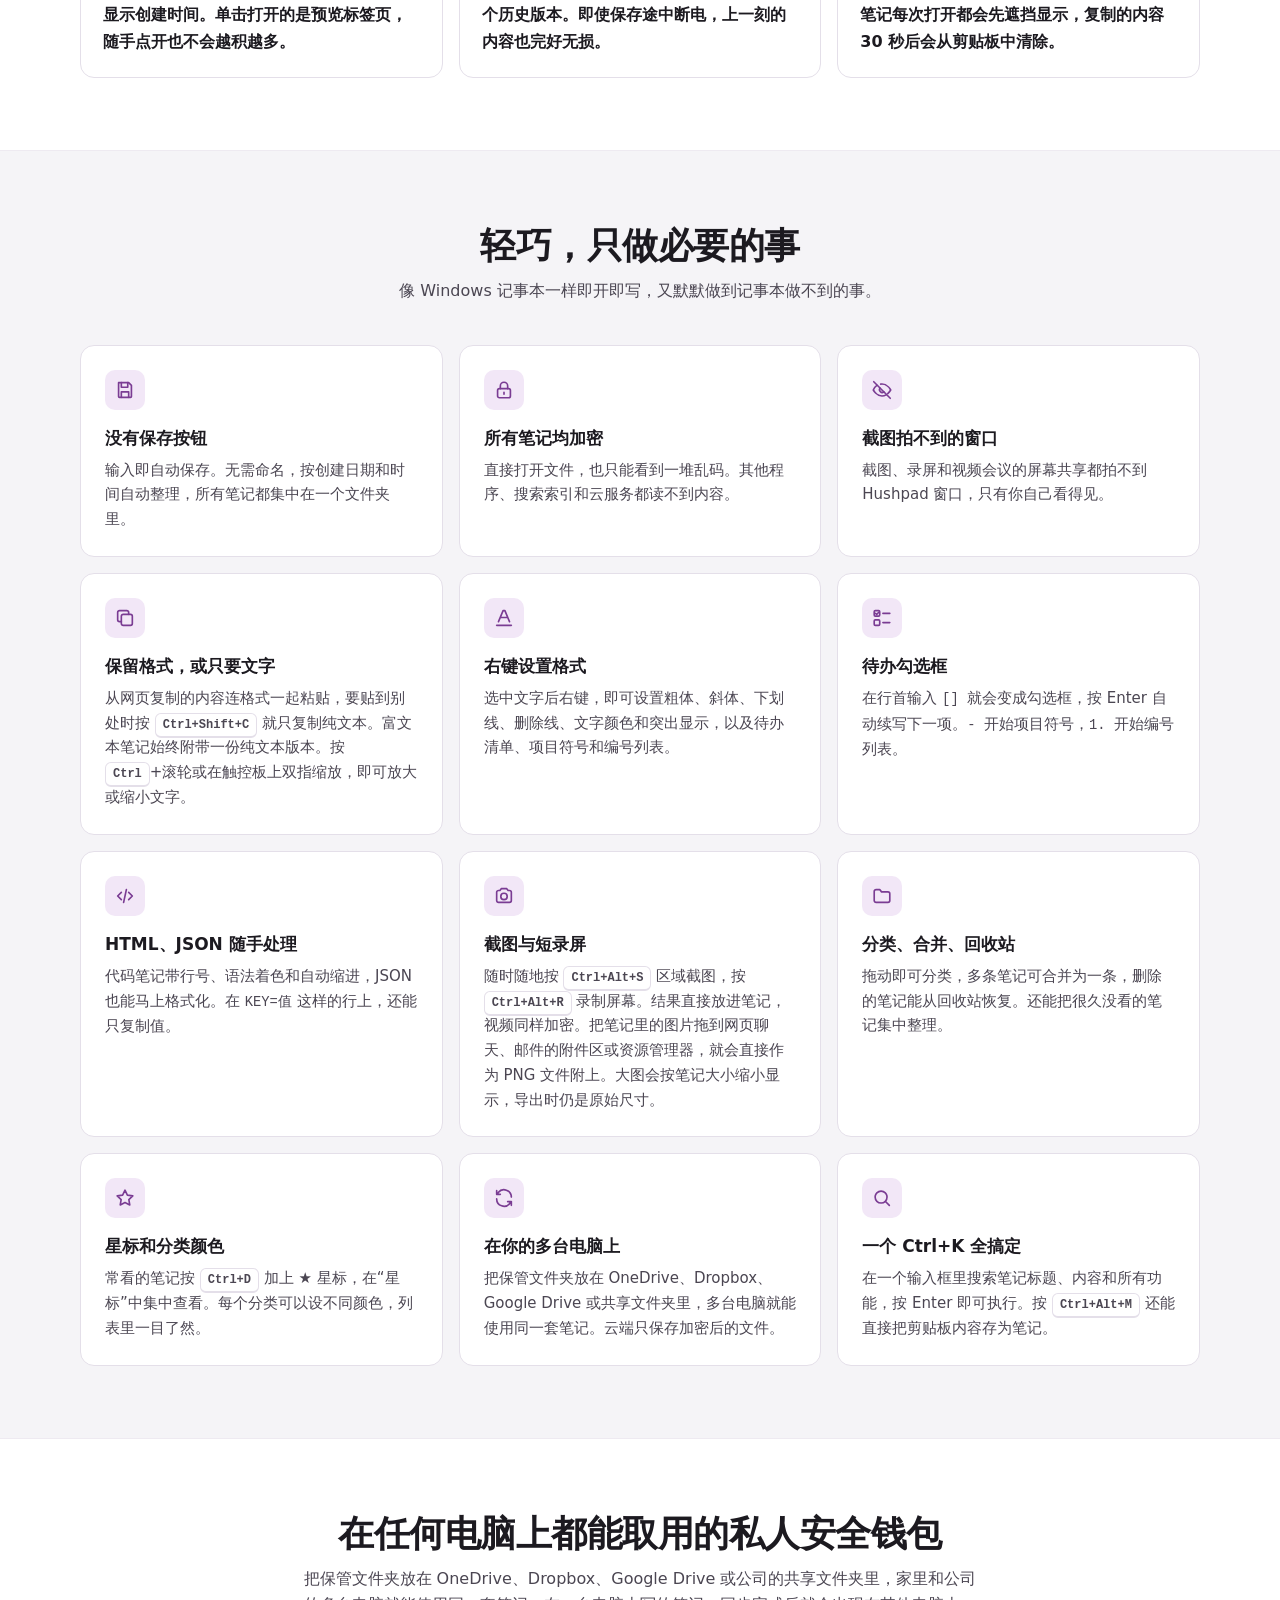
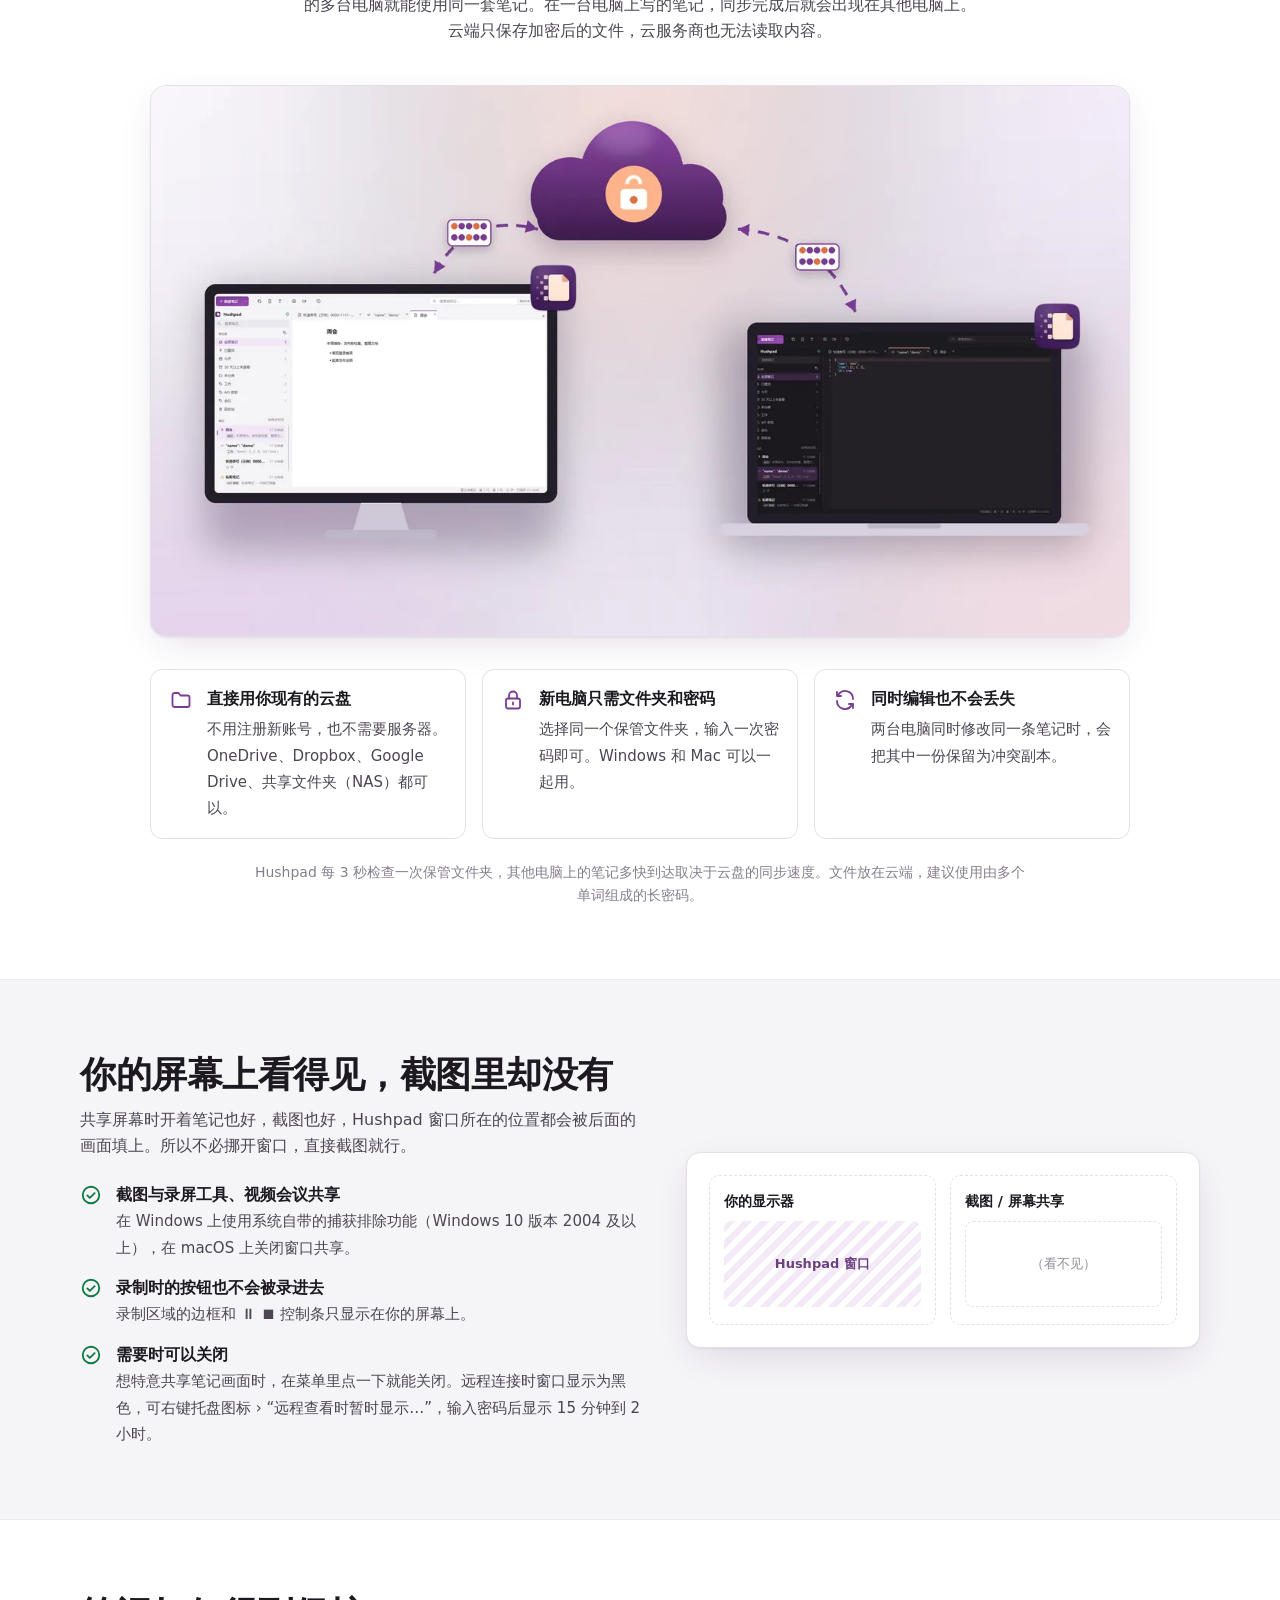
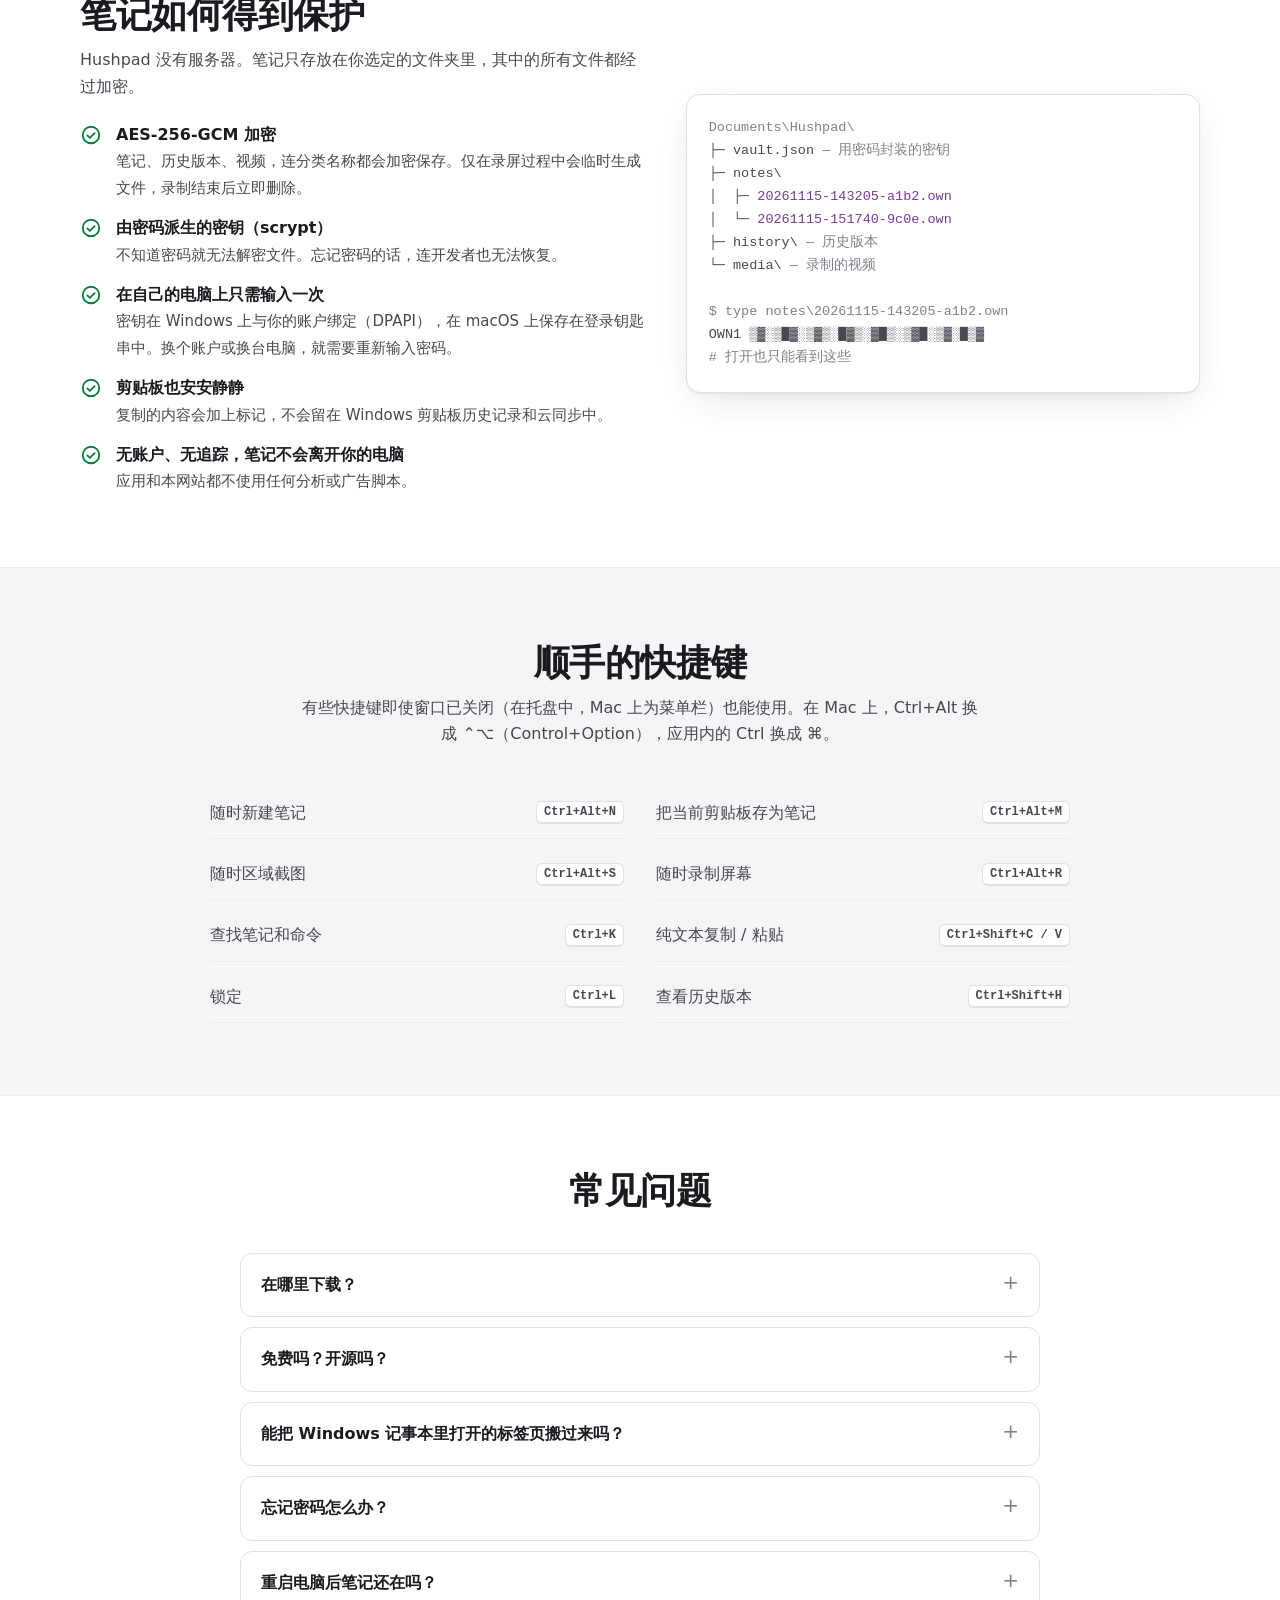
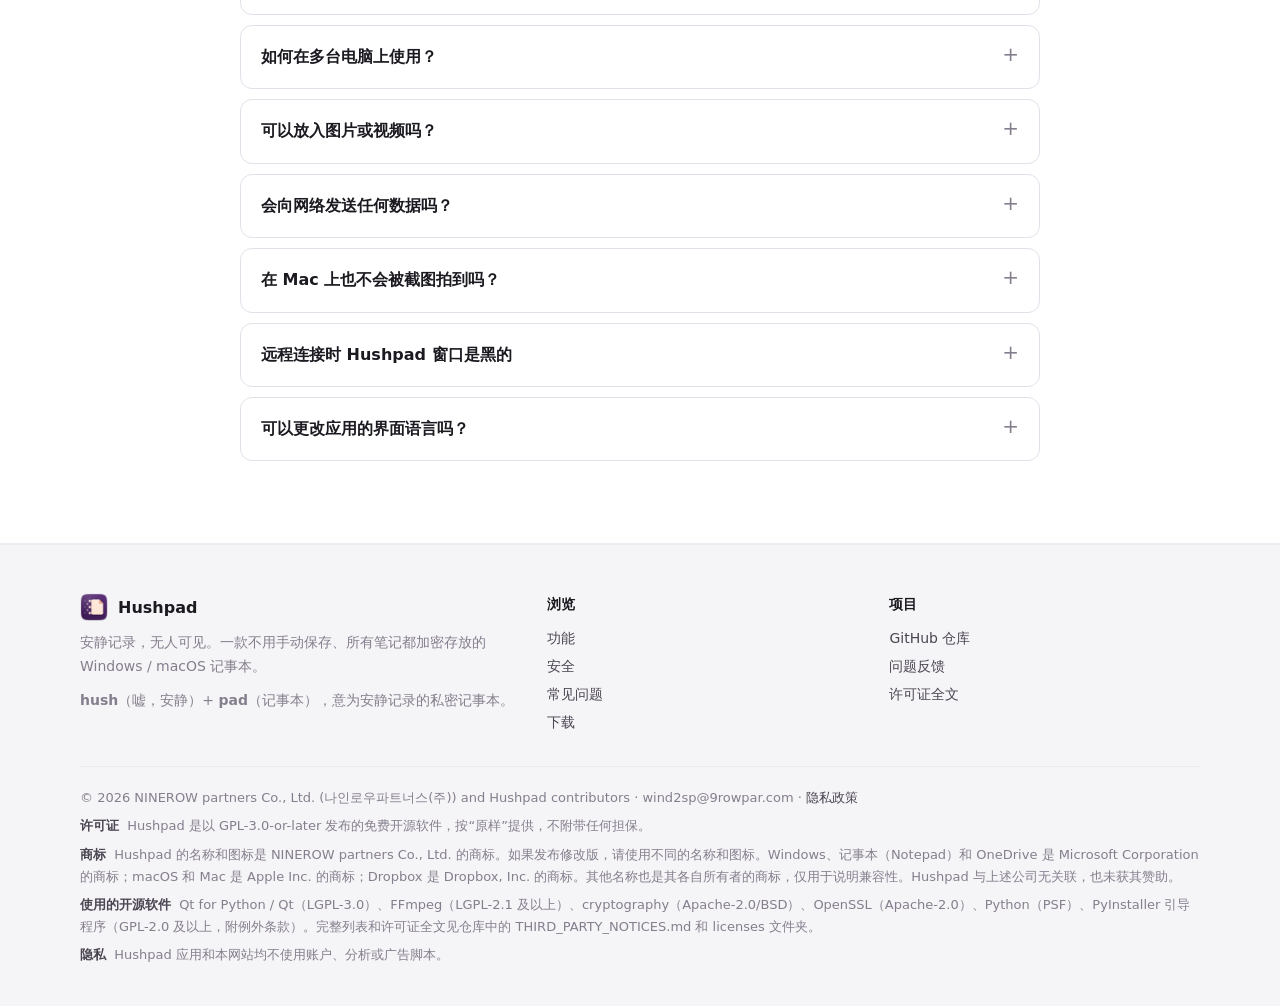
<file: website/zh/index.html>
<!doctype html>
<!-- 이 파일은 build-i18n.mjs가 _templates/index.html + i18n/zh.json으로 만든 결과입니다. 직접 고치지 말고 템플릿·번역을 고친 뒤 다시 생성하세요. -->
<html lang="zh-Hans" data-lang="zh" data-root="../" data-page="index" data-public="false">
<head>
<meta charset="utf-8">
<meta name="viewport" content="width=device-width, initial-scale=1">
<title>Hushpad — 安静又私密的记事本</title>
<meta name="description" content="自动保存、所有笔记加密的 Windows / macOS 记事本，窗口不会出现在截图和屏幕共享中。密码、API 密钥、HTML、JSON、截图，都能放在一处。免费开源。">
<meta property="og:title" content="Hushpad — 安静又私密的记事本">
<meta property="og:description" content="自动保存 · 所有笔记加密 · 截图拍不到的窗口。免费开源的 Windows / macOS 记事本。">
<meta name="theme-color" content="#7A3C93">
<meta property="og:type" content="website">
<meta property="og:site_name" content="Hushpad">
<meta property="og:locale" content="zh_CN">
<link rel="canonical" href="https://gdra.mycafe24.com/hushpad/zh/">
<link rel="alternate" hreflang="ko" href="https://gdra.mycafe24.com/hushpad/">
<link rel="alternate" hreflang="en" href="https://gdra.mycafe24.com/hushpad/en/">
<link rel="alternate" hreflang="ja" href="https://gdra.mycafe24.com/hushpad/ja/">
<link rel="alternate" hreflang="zh-Hans" href="https://gdra.mycafe24.com/hushpad/zh/">
<link rel="alternate" hreflang="x-default" href="https://gdra.mycafe24.com/hushpad/">
<meta property="og:url" content="https://gdra.mycafe24.com/hushpad/zh/">
<meta property="og:image" content="https://gdra.mycafe24.com/hushpad/assets/img/og-image.png">
<meta property="og:locale:alternate" content="ko_KR">
<meta property="og:locale:alternate" content="en_US">
<meta property="og:locale:alternate" content="ja_JP">
<meta property="og:image:width" content="1200">
<meta property="og:image:height" content="630">
<meta property="og:image:alt" content="Hushpad — 安静记录，无人可见">
<meta name="twitter:card" content="summary_large_image">
<link rel="icon" href="../favicon.ico" sizes="any">
<link rel="icon" type="image/png" sizes="32x32" href="../favicon-32.png">
<link rel="apple-touch-icon" href="../apple-touch-icon.png">
<link rel="manifest" href="../site.webmanifest">
<link rel="stylesheet" href="../assets/css/site.css?v=6">
<script src="../assets/js/lang.js?v=6"></script>
</head>
<body>
<svg width="0" height="0" style="position:absolute" aria-hidden="true">
  <defs>
    <symbol id="i-save" viewBox="0 0 24 24" fill="none" stroke="currentColor" stroke-width="1.8" stroke-linecap="round" stroke-linejoin="round"><path d="M5 4h11l3 3v12a1 1 0 0 1-1 1H6a1 1 0 0 1-1-1z"/><path d="M8 4v5h7V4M8 20v-6h8v6"/></symbol>
    <symbol id="i-lock" viewBox="0 0 24 24" fill="none" stroke="currentColor" stroke-width="1.8" stroke-linecap="round" stroke-linejoin="round"><rect x="5" y="10.5" width="14" height="10" rx="2"/><path d="M8 10.5V7.5a4 4 0 0 1 8 0v3M12 14.5v2"/></symbol>
    <symbol id="i-eye-off" viewBox="0 0 24 24" fill="none" stroke="currentColor" stroke-width="1.8" stroke-linecap="round" stroke-linejoin="round"><path d="M3 3l18 18"/><path d="M10.6 5.6A9.6 9.6 0 0 1 12 5.5c6 0 9.5 6.5 9.5 6.5a17 17 0 0 1-3.2 3.9M6.4 6.9C3.9 8.6 2.5 12 2.5 12S6 18.5 12 18.5c1.7 0 3.2-.5 4.5-1.2"/><path d="M9.9 9.9a3 3 0 0 0 4.2 4.2"/></symbol>
    <symbol id="i-copy" viewBox="0 0 24 24" fill="none" stroke="currentColor" stroke-width="1.8" stroke-linecap="round" stroke-linejoin="round"><rect x="8" y="8" width="12" height="12" rx="2"/><path d="M16 8V6a2 2 0 0 0-2-2H6a2 2 0 0 0-2 2v8a2 2 0 0 0 2 2h2"/></symbol>
    <symbol id="i-code" viewBox="0 0 24 24" fill="none" stroke="currentColor" stroke-width="1.8" stroke-linecap="round" stroke-linejoin="round"><path d="M8 8l-4 4 4 4M16 8l4 4-4 4M13.5 5l-3 14"/></symbol>
    <symbol id="i-camera" viewBox="0 0 24 24" fill="none" stroke="currentColor" stroke-width="1.8" stroke-linecap="round" stroke-linejoin="round"><path d="M4 8a2 2 0 0 1 2-2h1.5l1.5-2h6l1.5 2H18a2 2 0 0 1 2 2v9a2 2 0 0 1-2 2H6a2 2 0 0 1-2-2z"/><circle cx="12" cy="12.5" r="3.5"/></symbol>
    <symbol id="i-folder" viewBox="0 0 24 24" fill="none" stroke="currentColor" stroke-width="1.8" stroke-linecap="round" stroke-linejoin="round"><path d="M3.5 7a2 2 0 0 1 2-2h4l2 2.5h7a2 2 0 0 1 2 2V17a2 2 0 0 1-2 2h-13a2 2 0 0 1-2-2z"/></symbol>
    <symbol id="i-sync" viewBox="0 0 24 24" fill="none" stroke="currentColor" stroke-width="1.8" stroke-linecap="round" stroke-linejoin="round"><path d="M20 11a8 8 0 0 0-14.3-4.9L4 8M4 4v4h4M4 13a8 8 0 0 0 14.3 4.9L20 16M20 20v-4h-4"/></symbol>
    <symbol id="i-search" viewBox="0 0 24 24" fill="none" stroke="currentColor" stroke-width="1.8" stroke-linecap="round" stroke-linejoin="round"><circle cx="11" cy="11" r="6.5"/><path d="M20 20l-4.2-4.2"/></symbol>
    <symbol id="i-check" viewBox="0 0 24 24" fill="none" stroke="currentColor" stroke-width="2" stroke-linecap="round" stroke-linejoin="round"><circle cx="12" cy="12" r="9"/><path d="M8 12.5l2.7 2.7L16 10"/></symbol>
    <symbol id="i-format" viewBox="0 0 24 24" fill="none" stroke="currentColor" stroke-width="1.8" stroke-linecap="round" stroke-linejoin="round"><path d="M6 16L11 4h2l5 12M8 11.5h8"/><path d="M4 20h16"/></symbol>
    <symbol id="i-todo" viewBox="0 0 24 24" fill="none" stroke="currentColor" stroke-width="1.8" stroke-linecap="round" stroke-linejoin="round"><rect x="3.5" y="4" width="6" height="6" rx="1.2"/><path d="M5 7l1.2 1.2L8.4 5.8"/><rect x="3.5" y="14" width="6" height="6" rx="1.2"/><path d="M13 7h7.5M13 17h7.5"/></symbol>
    <symbol id="i-star" viewBox="0 0 24 24" fill="none" stroke="currentColor" stroke-width="1.8" stroke-linecap="round" stroke-linejoin="round"><path d="M12 3.5l2.6 5.3 5.9.9-4.3 4.1 1 5.8L12 16.9l-5.2 2.7 1-5.8-4.3-4.1 5.9-.9z"/></symbol>
  </defs>
</svg>

<a class="skip" href="#main">跳到正文</a>
<header class="nav">
  <div class="wrap">
    <a class="brand" href="./"><img src="../assets/img/icon-64.png" alt="" width="28" height="28">Hushpad</a>
    <nav aria-label="主菜单">
      <a href="#features" class="hide-sm">功能</a>
      <a href="#sync" class="hide-sm">多台电脑</a>
      <a href="#security" class="hide-sm">安全</a>
      <a href="#faq" class="hide-sm">常见问题</a>
      <a href="download.html">下载</a>
    </nav>
    <details class="lang">
      <summary aria-label="选择语言 (Language)"><svg viewBox="0 0 24 24" fill="none" stroke="currentColor" stroke-width="1.8" stroke-linecap="round" aria-hidden="true"><circle cx="12" cy="12" r="9"/><path d="M3 12h18M12 3c2.5 2.6 3.7 5.6 3.7 9s-1.2 6.4-3.7 9c-2.5-2.6-3.7-5.6-3.7-9S9.5 5.6 12 3"/></svg><span>中文</span></summary>
      <ul>
        <li><a href="../" hreflang="ko" lang="ko" data-setlang="ko">한국어</a></li>
        <li><a href="../en/" hreflang="en" lang="en" data-setlang="en">English</a></li>
        <li><a href="../ja/" hreflang="ja" lang="ja" data-setlang="ja">日本語</a></li>
        <li><a href="../zh/" hreflang="zh-Hans" lang="zh-Hans" data-setlang="zh" aria-current="true">简体中文</a></li>
      </ul>
    </details>
  </div>
</header>

<main id="main">
  <section class="hero">
    <div class="wrap">
      <img class="app-icon" src="../assets/img/icon-256.png" alt="Hushpad 图标" width="96" height="96">
      <span class="eyebrow">适用于 Windows / macOS 的记事本</span>
      <h1>安静记录，<em>无人可见</em></h1>
      <p class="lead">无需点击保存，输入即记录；所有笔记加密后集中存放在一个文件夹中。窗口不会出现在截图和屏幕共享里。密码、API 密钥、HTML、JSON 乃至截图，都能放在一处。</p>
      <div class="cta">
        <a class="btn primary" href="download.html">免费下载</a>
        <a class="btn" href="#features">有何不同</a>
      </div>
      <div class="meta">版本 <span data-cfg="version">1.0.7</span> · 免费开源（GPL-3.0-or-later）</div>
      <div class="meta">Windows 10 / 11 · 搭载 Apple 芯片的 Mac · 无需账户 · 无服务器 · 无广告 · 离线运行</div>
      <div class="shot">
        <img class="light" src="../assets/img/app-light-zh.png" alt="Hushpad 界面 — 左侧是笔记列表和分类，右侧以标签页打开笔记" width="1280" height="760">
        <img class="dark" src="../assets/img/app-dark-zh.png" alt="Hushpad 深色模式 — 代码笔记中的 JSON 以不同颜色显示" width="1280" height="760" loading="lazy">
      </div>
    </div>
  </section>

  <section class="alt">
    <div class="wrap">
      <div class="sec-head">
        <h2>如果你也这样用记事本</h2>
        <p>不保存也能留着的标签页很方便，可一旦越堆越多，就是另一回事了。</p>
      </div>
      <div class="pains">
        <div class="pain"><div class="q">“标签页太多，标题都差不多”</div><div class="a">用列表、分类和搜索来整理，标签页上还会显示创建时间。单击打开的是预览标签页，随手点开也不会越积越多。</div></div>
        <div class="pain"><div class="q">“电脑一关机，内容好像就没了”</div><div class="a">边写边安全地存到磁盘，每 10 分钟保留一个历史版本。即使保存途中断电，上一刻的内容也完好无损。</div></div>
        <div class="pain"><div class="q">“我把密码和 API 密钥记在记事本里”</div><div class="a">所有笔记都只以加密文件的形式保存。机密笔记每次打开都会先遮挡显示，复制的内容 30 秒后会从剪贴板中清除。</div></div>
      </div>
    </div>
  </section>

  <section id="features">
    <div class="wrap">
      <div class="sec-head">
        <h2>轻巧，只做必要的事</h2>
        <p>像 Windows 记事本一样即开即写，又默默做到记事本做不到的事。</p>
      </div>
      <div class="grid">
        <div class="feat"><div class="ic"><svg><use href="#i-save"/></svg></div><h3>没有保存按钮</h3><p>输入即自动保存。无需命名，按创建日期和时间自动整理，所有笔记都集中在一个文件夹里。</p></div>
        <div class="feat"><div class="ic"><svg><use href="#i-lock"/></svg></div><h3>所有笔记均加密</h3><p>直接打开文件，也只能看到一堆乱码。其他程序、搜索索引和云服务都读不到内容。</p></div>
        <div class="feat"><div class="ic"><svg><use href="#i-eye-off"/></svg></div><h3>截图拍不到的窗口</h3><p>截图、录屏和视频会议的屏幕共享都拍不到 Hushpad 窗口，只有你自己看得见。</p></div>
        <div class="feat"><div class="ic"><svg><use href="#i-copy"/></svg></div><h3>保留格式，或只要文字</h3><p>从网页复制的内容连格式一起粘贴，要贴到别处时按 <kbd>Ctrl+Shift+C</kbd> 就只复制纯文本。富文本笔记始终附带一份纯文本版本。按 <kbd>Ctrl</kbd>+滚轮或在触控板上双指缩放，即可放大或缩小文字。</p></div>
        <div class="feat"><div class="ic"><svg><use href="#i-format"/></svg></div><h3>右键设置格式</h3><p>选中文字后右键，即可设置粗体、斜体、下划线、删除线、文字颜色和突出显示，以及待办清单、项目符号和编号列表。</p></div>
        <div class="feat"><div class="ic"><svg><use href="#i-todo"/></svg></div><h3>待办勾选框</h3><p>在行首输入 <code>[] </code> 就会变成勾选框，按 Enter 自动续写下一项。<code>- </code> 开始项目符号，<code>1. </code> 开始编号列表。</p></div>
        <div class="feat"><div class="ic"><svg><use href="#i-code"/></svg></div><h3>HTML、JSON 随手处理</h3><p>代码笔记带行号、语法着色和自动缩进，JSON 也能马上格式化。在 <code>KEY=值</code> 这样的行上，还能只复制值。</p></div>
        <div class="feat"><div class="ic"><svg><use href="#i-camera"/></svg></div><h3>截图与短录屏</h3><p>随时随地按 <kbd>Ctrl+Alt+S</kbd> 区域截图，按 <kbd>Ctrl+Alt+R</kbd> 录制屏幕。结果直接放进笔记，视频同样加密。把笔记里的图片拖到网页聊天、邮件的附件区或资源管理器，就会直接作为 PNG 文件附上。大图会按笔记大小缩小显示，导出时仍是原始尺寸。</p></div>
        <div class="feat"><div class="ic"><svg><use href="#i-folder"/></svg></div><h3>分类、合并、回收站</h3><p>拖动即可分类，多条笔记可合并为一条，删除的笔记能从回收站恢复。还能把很久没看的笔记集中整理。</p></div>
        <div class="feat"><div class="ic"><svg><use href="#i-star"/></svg></div><h3>星标和分类颜色</h3><p>常看的笔记按 <kbd>Ctrl+D</kbd> 加上 ★ 星标，在“星标”中集中查看。每个分类可以设不同颜色，列表里一目了然。</p></div>
        <div class="feat"><div class="ic"><svg><use href="#i-sync"/></svg></div><h3>在你的多台电脑上</h3><p>把保管文件夹放在 OneDrive、Dropbox、Google Drive 或共享文件夹里，多台电脑就能使用同一套笔记。云端只保存加密后的文件。</p></div>
        <div class="feat"><div class="ic"><svg><use href="#i-search"/></svg></div><h3>一个 Ctrl+K 全搞定</h3><p>在一个输入框里搜索笔记标题、内容和所有功能，按 Enter 即可执行。按 <kbd>Ctrl+Alt+M</kbd> 还能直接把剪贴板内容存为笔记。</p></div>
      </div>
    </div>
  </section>

  <section class="alt" id="sync">
    <div class="wrap">
      <div class="sec-head">
        <h2>在任何电脑上都能取用的私人安全钱包</h2>
        <p>把保管文件夹放在 OneDrive、Dropbox、Google Drive 或公司的共享文件夹里，家里和公司的多台电脑就能使用同一套笔记。在一台电脑上写的笔记，同步完成后就会出现在其他电脑上。云端只保存加密后的文件，云服务商也无法读取内容。</p>
      </div>
      <figure class="sync-art">
        <img src="../assets/img/sync-zh.webp" alt="台式机和笔记本上的 Hushpad 通过一个上锁的云文件夹共用同一套笔记的示意图" width="1280" height="720" loading="lazy" decoding="async">
      </figure>
      <ul class="sync-points">
        <li><svg><use href="#i-folder"/></svg><div><b>直接用你现有的云盘</b><span>不用注册新账号，也不需要服务器。OneDrive、Dropbox、Google Drive、共享文件夹（NAS）都可以。</span></div></li>
        <li><svg><use href="#i-lock"/></svg><div><b>新电脑只需文件夹和密码</b><span>选择同一个保管文件夹，输入一次密码即可。Windows 和 Mac 可以一起用。</span></div></li>
        <li><svg><use href="#i-sync"/></svg><div><b>同时编辑也不会丢失</b><span>两台电脑同时修改同一条笔记时，会把其中一份保留为冲突副本。</span></div></li>
      </ul>
      <p class="sync-note">Hushpad 每 3 秒检查一次保管文件夹，其他电脑上的笔记多快到达取决于云盘的同步速度。文件放在云端，建议使用由多个单词组成的长密码。</p>
    </div>
  </section>

  <section id="capture">
    <div class="wrap split">
      <div>
        <div class="sec-head" style="text-align:left;margin:0 0 22px">
          <h2>你的屏幕上看得见，截图里却没有</h2>
          <p>共享屏幕时开着笔记也好，截图也好，Hushpad 窗口所在的位置都会被后面的画面填上。所以不必挪开窗口，直接截图就行。</p>
        </div>
        <ul class="checks">
          <li><svg><use href="#i-check"/></svg><div><b>截图与录屏工具、视频会议共享</b><span>在 Windows 上使用系统自带的捕获排除功能（Windows 10 版本 2004 及以上），在 macOS 上关闭窗口共享。</span></div></li>
          <li><svg><use href="#i-check"/></svg><div><b>录制时的按钮也不会被录进去</b><span>录制区域的边框和 ⏸ ⏹ 控制条只显示在你的屏幕上。</span></div></li>
          <li><svg><use href="#i-check"/></svg><div><b>需要时可以关闭</b><span>想特意共享笔记画面时，在菜单里点一下就能关闭。远程连接时窗口显示为黑色，可右键托盘图标 › “远程查看时暂时显示…”，输入密码后显示 15 分钟到 2 小时。</span></div></li>
        </ul>
      </div>
      <div class="capture-demo" aria-hidden="true">
        <div class="row">
          <div class="pane"><b>你的显示器</b><div class="ghost">Hushpad 窗口</div></div>
          <div class="pane"><b>截图 / 屏幕共享</b><div class="ghost gone">（看不见）</div></div>
        </div>
      </div>
    </div>
  </section>

  <section class="alt" id="security">
    <div class="wrap split">
      <div>
        <div class="sec-head" style="text-align:left;margin:0 0 22px">
          <h2>笔记如何得到保护</h2>
          <p>Hushpad 没有服务器。笔记只存放在你选定的文件夹里，其中的所有文件都经过加密。</p>
        </div>
        <ul class="checks">
          <li><svg><use href="#i-check"/></svg><div><b>AES-256-GCM 加密</b><span>笔记、历史版本、视频，连分类名称都会加密保存。仅在录屏过程中会临时生成文件，录制结束后立即删除。</span></div></li>
          <li><svg><use href="#i-check"/></svg><div><b>由密码派生的密钥（scrypt）</b><span>不知道密码就无法解密文件。忘记密码的话，连开发者也无法恢复。</span></div></li>
          <li><svg><use href="#i-check"/></svg><div><b>在自己的电脑上只需输入一次</b><span>密钥在 Windows 上与你的账户绑定（DPAPI），在 macOS 上保存在登录钥匙串中。换个账户或换台电脑，就需要重新输入密码。</span></div></li>
          <li><svg><use href="#i-check"/></svg><div><b>剪贴板也安安静静</b><span>复制的内容会加上标记，不会留在 Windows 剪贴板历史记录和云同步中。</span></div></li>
          <li><svg><use href="#i-check"/></svg><div><b>无账户、无追踪，笔记不会离开你的电脑</b><span>应用和本网站都不使用任何分析或广告脚本。</span></div></li>
        </ul>
      </div>
      <div class="vault" role="img" aria-label="存储文件夹结构示例" translate="no">
<span class="dim">Documents\Hushpad\</span><br>
├─ vault.json <span class="dim">— 用密码封装的密钥</span><br>
├─ notes\<br>
│ &nbsp;├─ <span class="acc">20261115-143205-a1b2.own</span><br>
│ &nbsp;└─ <span class="acc">20261115-151740-9c0e.own</span><br>
├─ history\ <span class="dim">— 历史版本</span><br>
└─ media\ <span class="dim">— 录制的视频</span><br><br>
<span class="dim">$ type notes\20261115-143205-a1b2.own</span><br>
OWN1 ▒▓░▒█▓░▒▓▒░█▓▒░▓█▒░▒▓█░▒▓░█▒▓<br>
<span class="dim"># 打开也只能看到这些</span>
      </div>
    </div>
  </section>

  <section id="keys">
    <div class="wrap">
      <div class="sec-head"><h2>顺手的快捷键</h2><p>有些快捷键即使窗口已关闭（在托盘中，Mac 上为菜单栏）也能使用。在 Mac 上，Ctrl+Alt 换成 ⌃⌥（Control+Option），应用内的 Ctrl 换成 ⌘。</p></div>
      <div class="keys">
        <div><span>随时新建笔记</span><kbd>Ctrl+Alt+N</kbd></div>
        <div><span>把当前剪贴板存为笔记</span><kbd>Ctrl+Alt+M</kbd></div>
        <div><span>随时区域截图</span><kbd>Ctrl+Alt+S</kbd></div>
        <div><span>随时录制屏幕</span><kbd>Ctrl+Alt+R</kbd></div>
        <div><span>查找笔记和命令</span><kbd>Ctrl+K</kbd></div>
        <div><span>纯文本复制 / 粘贴</span><kbd>Ctrl+Shift+C / V</kbd></div>
        <div><span>锁定</span><kbd>Ctrl+L</kbd></div>
        <div><span>查看历史版本</span><kbd>Ctrl+Shift+H</kbd></div>
      </div>
    </div>
  </section>

  <section class="alt" id="faq">
    <div class="wrap">
      <div class="sec-head"><h2>常见问题</h2></div>
      <div class="faq">
        <details><summary>在哪里下载？</summary><p>在本网站的<a href="download.html">下载页面</a>获取。文件通过 GitHub Releases 发布，分为 Windows 10 / 11（64 位）版和搭载 Apple 芯片（M1 及更新）的 Mac 版两种。不支持搭载 Intel 处理器的 Mac。</p></details>
        <details><summary>免费吗？开源吗？</summary><p>都是。Hushpad 免费使用，源代码以 GPL-3.0-or-later 许可证在 GitHub 上公开，任何人都可以查看、修改和再发布。但发布修改版时，需要以相同许可证公开源代码，并改用不同于 Hushpad 的名称和图标。</p></details>
        <details><summary>能把 Windows 记事本里打开的标签页搬过来吗？</summary><p>可以。在 Windows 版的“菜单 › 文件 › 导入 Windows 记事本标签页”中，连未保存的标签页也能复制过来，Windows 记事本本身不受影响。</p></details>
        <details><summary>忘记密码怎么办？</summary><p>无法找回。Hushpad 的设计就是不知道密码，任何人（包括开发者）都打不开。首次设置时，请把密码记在安全的地方。</p></details>
        <details><summary>重启电脑后笔记还在吗？</summary><p>在。笔记一边输入一边加密写入磁盘，重启后依然保留。首次运行后，Hushpad 会在 Windows 启动时（Mac 上为登录时）自动在托盘（Mac 上为菜单栏）中运行。如不需要，可在托盘图标的菜单或“安全”菜单中关闭。</p></details>
        <details><summary>如何在多台电脑上使用？</summary><p>把保管文件夹放在 OneDrive、Dropbox、Google Drive 或共享文件夹（NAS）中，在另一台电脑上选择同一个文件夹并输入同一个密码即可。Hushpad 每 3 秒检查一次文件夹，其他电脑写的笔记同步后就会出现。两边同时修改同一条笔记时，会把其中一份另存为“冲突副本”。</p></details>
        <details><summary>可以放入图片或视频吗？</summary><p>富文本笔记可以粘贴或拖入图片，截图和短录屏（最长 3 分钟）也会直接放进去。视频在应用内播放，并加密保存。高分辨率图片和手机截图这类竖长图片会按笔记大小缩小显示，复制、拖出或保存时仍是原始尺寸。</p></details>
        <details><summary>会向网络发送任何数据吗？</summary><p>不会。笔记、设置和使用情况都不会发送。zip 版每天在 GitHub 上检查一次新版本，只有在你选择更新时才下载新文件（可在菜单中关闭）。Microsoft Store 版由 Store 负责更新。</p></details>
        <details><summary>在 Mac 上也不会被截图拍到吗？</summary><p>在 macOS 上，Hushpad 通过关闭窗口共享来隐藏窗口。不过在 macOS 15 及以上版本中，部分使用 ScreenCaptureKit 的截图和屏幕共享应用会忽略这一设置，仍可能拍到窗口。在 Mac 上共享屏幕前，请先自行确认。</p></details>
        <details><summary>远程连接时 Hushpad 窗口是黑的</summary><p>防截图、防屏幕共享的功能同样会让远程连接（Chrome 远程桌面、AnyDesk、TeamViewer 等）看到黑色窗口。右键任务栏托盘图标 › <b>远程查看时暂时显示…</b>，输入密码即可显示 15 分钟到 2 小时。时间到了或锁定 Hushpad 后会再次隐藏。</p></details>
        <details><summary>可以更改应用的界面语言吗？</summary><p>支持简体中文、英语、日语和韩语，首次启动时跟随系统语言。可随时在“菜单（⋯）› 视图 › 语言”中切换。</p></details>
      </div>
    </div>
  </section>
</main>

<footer>
  <div class="wrap">
    <div class="ft">
      <div>
        <div class="ft-brand"><img src="../assets/img/icon-64.png" alt="" width="28" height="28" loading="lazy">Hushpad</div>
        <p>安静记录，无人可见。一款不用手动保存、所有笔记都加密存放的 Windows / macOS 记事本。</p>
        <p class="name-line"><b>hush</b>（嘘，安静）+ <b>pad</b>（记事本），意为安静记录的私密记事本。</p>
      </div>
      <div>
        <h2>浏览</h2>
        <ul><li><a href="#features">功能</a></li><li><a href="#security">安全</a></li><li><a href="#faq">常见问题</a></li><li><a href="download.html">下载</a></li></ul>
      </div>
      <div>
        <h2>项目</h2>
        <ul>
          <li><a data-repo="" data-on-text="GitHub 仓库">GitHub 仓库（即将公开）</a></li>
          <li><a data-repo="/issues" data-on-text="问题反馈">问题反馈（公开后）</a></li>
          <li><a data-repo="/blob/main/LICENSE" data-on-text="许可证全文">许可证全文（公开后）</a></li>
        </ul>
      </div>
    </div>
    <div class="legal">
      <p><span data-cfg="copyright">© 2026 NINEROW partners Co., Ltd. (나인로우파트너스(주)) and Hushpad contributors · wind2sp@9rowpar.com</span> · <a href="../privacy.html">隐私政策</a></p>
      <p><strong>许可证</strong> Hushpad 是以 GPL-3.0-or-later 发布的免费开源软件，按“原样”提供，不附带任何担保。</p>
      <p><strong>商标</strong> Hushpad 的名称和图标是 NINEROW partners Co., Ltd. 的商标。如果发布修改版，请使用不同的名称和图标。Windows、记事本（Notepad）和 OneDrive 是 Microsoft Corporation 的商标；macOS 和 Mac 是 Apple Inc. 的商标；Dropbox 是 Dropbox, Inc. 的商标。其他名称也是其各自所有者的商标，仅用于说明兼容性。Hushpad 与上述公司无关联，也未获其赞助。</p>
      <p><strong>使用的开源软件</strong> Qt for Python / Qt（LGPL-3.0）、FFmpeg（LGPL-2.1 及以上）、cryptography（Apache-2.0/BSD）、OpenSSL（Apache-2.0）、Python（PSF）、PyInstaller 引导程序（GPL-2.0 及以上，附例外条款）。完整列表和许可证全文见仓库中的 THIRD_PARTY_NOTICES.md 和 licenses 文件夹。</p>
      <p><strong>隐私</strong> Hushpad 应用和本网站均不使用账户、分析或广告脚本。</p>
    </div>
  </div>
</footer>
<script src="../assets/js/site.js?v=6" defer></script>
</body>
</html>
</file>
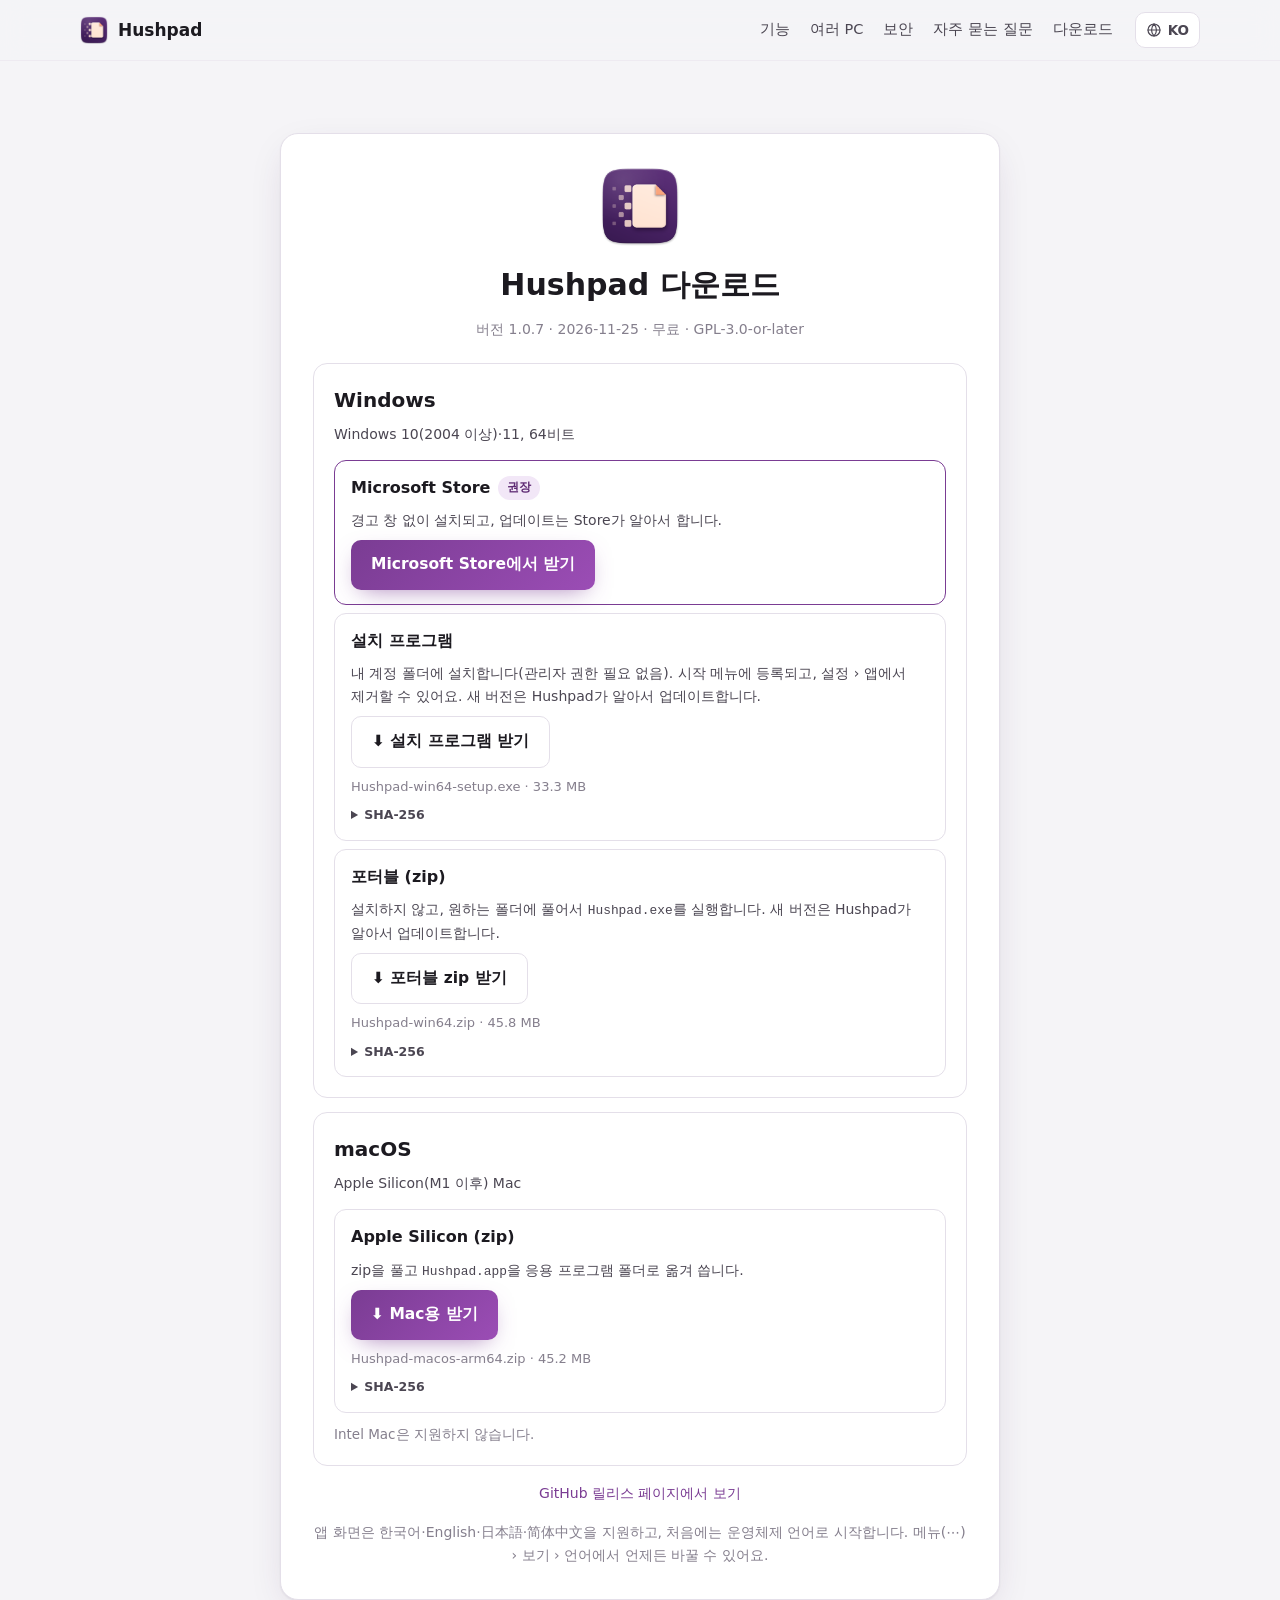
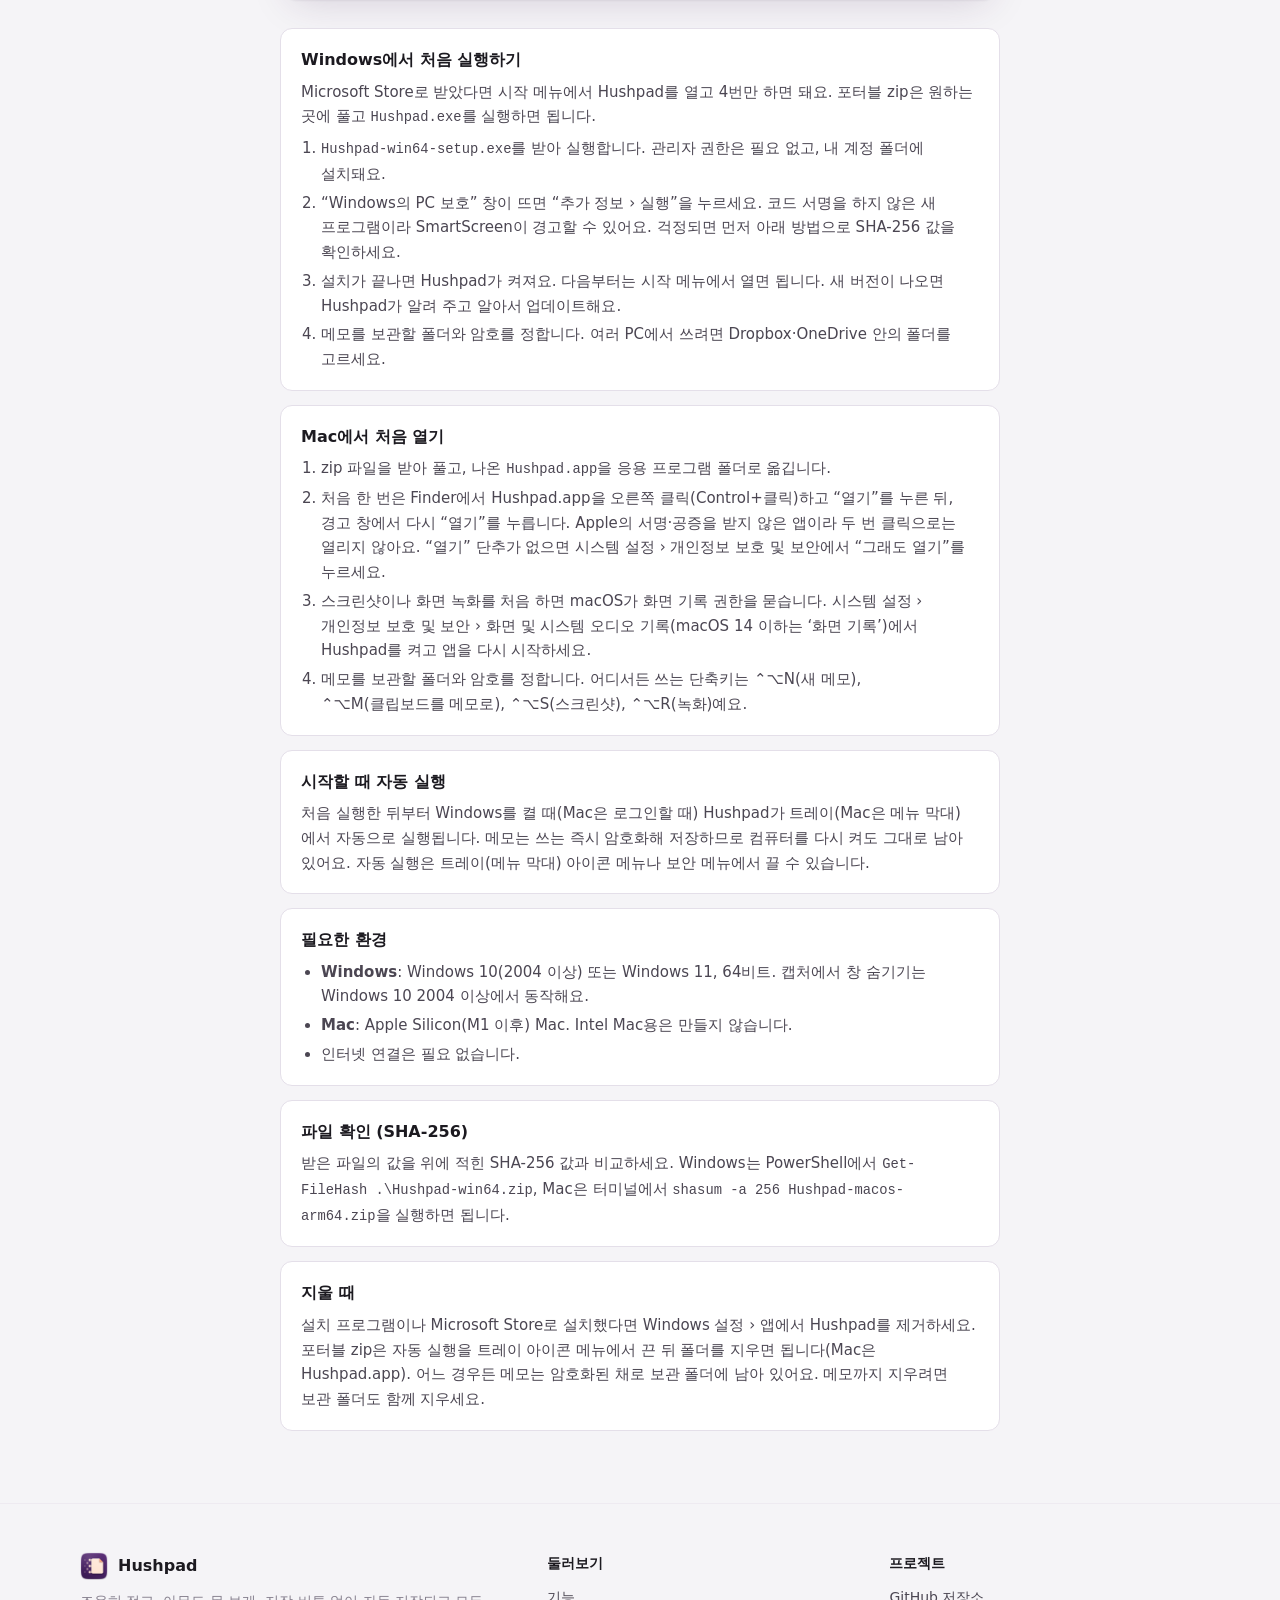
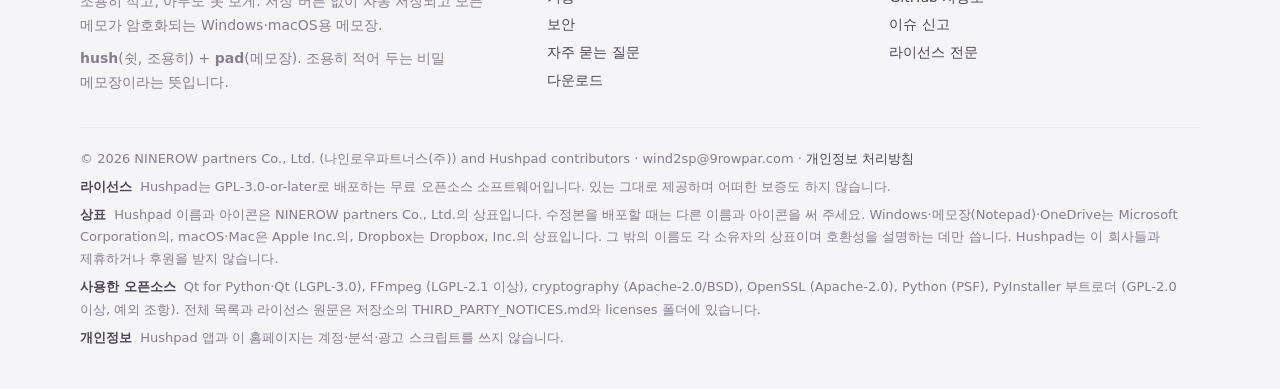
<file: website/download.html>
<!doctype html>
<!-- 이 파일은 build-i18n.mjs가 _templates/download.html + i18n/ko.json으로 만든 결과입니다. 직접 고치지 말고 템플릿·번역을 고친 뒤 다시 생성하세요. -->
<html lang="ko" data-lang="ko" data-root="" data-page="download" data-public="false">
<head>
<meta charset="utf-8">
<meta name="viewport" content="width=device-width, initial-scale=1">
<title>다운로드 — Hushpad</title>
<meta name="description" content="Hushpad 무료 다운로드. Windows 10·11(64비트)과 Apple Silicon Mac용. 처음 실행하는 방법, 필요한 환경, 파일 확인(SHA-256).">
<meta property="og:title" content="Hushpad 다운로드">
<meta property="og:description" content="Hushpad 무료 다운로드. Windows 10·11(64비트)과 Apple Silicon Mac용. 처음 실행하는 방법, 필요한 환경, 파일 확인(SHA-256).">
<meta name="theme-color" content="#7A3C93">
<meta property="og:type" content="website">
<meta property="og:site_name" content="Hushpad">
<meta property="og:locale" content="ko_KR">
<link rel="canonical" href="https://gdra.mycafe24.com/hushpad/download.html">
<link rel="alternate" hreflang="ko" href="https://gdra.mycafe24.com/hushpad/download.html">
<link rel="alternate" hreflang="en" href="https://gdra.mycafe24.com/hushpad/en/download.html">
<link rel="alternate" hreflang="ja" href="https://gdra.mycafe24.com/hushpad/ja/download.html">
<link rel="alternate" hreflang="zh-Hans" href="https://gdra.mycafe24.com/hushpad/zh/download.html">
<link rel="alternate" hreflang="x-default" href="https://gdra.mycafe24.com/hushpad/download.html">
<meta property="og:url" content="https://gdra.mycafe24.com/hushpad/download.html">
<meta property="og:image" content="https://gdra.mycafe24.com/hushpad/assets/img/og-image.png">
<meta property="og:locale:alternate" content="en_US">
<meta property="og:locale:alternate" content="ja_JP">
<meta property="og:locale:alternate" content="zh_CN">
<meta property="og:image:width" content="1200">
<meta property="og:image:height" content="630">
<meta property="og:image:alt" content="Hushpad — 조용히 적고, 아무도 못 보게">
<meta name="twitter:card" content="summary_large_image">
<link rel="icon" href="favicon.ico" sizes="any">
<link rel="icon" type="image/png" sizes="32x32" href="favicon-32.png">
<link rel="apple-touch-icon" href="apple-touch-icon.png">
<link rel="manifest" href="site.webmanifest">
<link rel="stylesheet" href="assets/css/site.css?v=6">
<script src="assets/js/lang.js?v=6"></script>
</head>
<body>
<a class="skip" href="#main">본문으로 건너뛰기</a>
<header class="nav">
  <div class="wrap">
    <a class="brand" href="./"><img src="assets/img/icon-64.png" alt="" width="28" height="28">Hushpad</a>
    <nav aria-label="주 메뉴">
      <a href="./#features" class="hide-sm">기능</a>
      <a href="./#sync" class="hide-sm">여러 PC</a>
      <a href="./#security" class="hide-sm">보안</a>
      <a href="./#faq" class="hide-sm">자주 묻는 질문</a>
      <a href="download.html">다운로드</a>
    </nav>
    <details class="lang">
      <summary aria-label="언어 선택 (Language)"><svg viewBox="0 0 24 24" fill="none" stroke="currentColor" stroke-width="1.8" stroke-linecap="round" aria-hidden="true"><circle cx="12" cy="12" r="9"/><path d="M3 12h18M12 3c2.5 2.6 3.7 5.6 3.7 9s-1.2 6.4-3.7 9c-2.5-2.6-3.7-5.6-3.7-9S9.5 5.6 12 3"/></svg><span>KO</span></summary>
      <ul>
        <li><a href="download.html" hreflang="ko" lang="ko" data-setlang="ko" aria-current="true">한국어</a></li>
        <li><a href="en/download.html" hreflang="en" lang="en" data-setlang="en">English</a></li>
        <li><a href="ja/download.html" hreflang="ja" lang="ja" data-setlang="ja">日本語</a></li>
        <li><a href="zh/download.html" hreflang="zh-Hans" lang="zh-Hans" data-setlang="zh">简体中文</a></li>
      </ul>
    </details>
  </div>
</header>

<main id="main">
  <section>
    <div class="wrap">
      <div class="dl-card">
        <img src="assets/img/icon-256.png" alt="" width="80" height="80" style="margin:0 auto 14px">
        <h1 style="margin:0;font-size:30px">Hushpad 다운로드</h1>
        <div class="ver">버전 <span data-cfg="version">1.0.7</span> · <span data-cfg="releaseDate">공개 준비 중</span> · 무료 · GPL-3.0-or-later</div>

        <div class="os-grid">
          <div class="os" data-os-card="win">
            <span class="you">지금 쓰는 컴퓨터</span>
            <h2>Windows</h2>
            <p class="os-req">Windows 10(2004 이상)·11, 64비트</p>
            <div class="when-public choices">
              <div class="choice rec">
                <div class="choice-t"><h3>Microsoft Store</h3><span class="tag">권장</span></div>
                <p>경고 창 없이 설치되고, 업데이트는 Store가 알아서 합니다.</p>
                <a class="btn primary" href="https://apps.microsoft.com/detail/9P73RW8W1FQV" rel="noopener">Microsoft Store에서 받기</a>
              </div>
              <div class="choice">
                <div class="choice-t"><h3>설치 프로그램</h3></div>
                <p>내 계정 폴더에 설치합니다(관리자 권한 필요 없음). 시작 메뉴에 등록되고, 설정 › 앱에서 제거할 수 있어요. 새 버전은 Hushpad가 알아서 업데이트합니다.</p>
                <a class="btn" data-dl="setup" href="https://github.com/wind2sp/hushpad/releases/latest/download/Hushpad-win64-setup.exe">⬇ 설치 프로그램 받기</a>
                <div class="file"><span data-dl-name="setup">Hushpad-win64-setup.exe</span><span data-dl-size="setup"></span></div>
                <details class="sha"><summary>SHA-256</summary>
                  <code class="sum" id="sha-setup" data-dl-sha="setup">공개될 때 표시됩니다</code>
                  <button class="btn small" type="button" data-copy="sha-setup" data-copied="복사됨" hidden>값 복사</button>
                </details>
              </div>
              <div class="choice">
                <div class="choice-t"><h3>포터블 (zip)</h3></div>
                <p>설치하지 않고, 원하는 폴더에 풀어서 <code>Hushpad.exe</code>를 실행합니다. 새 버전은 Hushpad가 알아서 업데이트합니다.</p>
                <a class="btn" data-dl="win" href="https://github.com/wind2sp/hushpad/releases/latest/download/Hushpad-win64.zip">⬇ 포터블 zip 받기</a>
                <div class="file"><span data-dl-name="win">Hushpad-win64.zip</span><span data-dl-size="win"></span></div>
                <details class="sha"><summary>SHA-256</summary>
                  <code class="sum" id="sha-win" data-dl-sha="win">공개될 때 표시됩니다</code>
                  <button class="btn small" type="button" data-copy="sha-win" data-copied="복사됨" hidden>값 복사</button>
                </details>
              </div>
            </div>
            <div class="when-private"><a class="btn primary" aria-disabled="true" href="#">곧 공개됩니다</a></div>
          </div>
          <div class="os" data-os-card="mac">
            <span class="you">지금 쓰는 컴퓨터</span>
            <h2>macOS</h2>
            <p class="os-req">Apple Silicon(M1 이후) Mac</p>
            <div class="when-public choices">
              <div class="choice">
                <div class="choice-t"><h3>Apple Silicon (zip)</h3></div>
                <p>zip을 풀고 <code>Hushpad.app</code>을 응용 프로그램 폴더로 옮겨 씁니다.</p>
                <a class="btn primary" data-dl="mac" href="https://github.com/wind2sp/hushpad/releases/latest/download/Hushpad-macos-arm64.zip">⬇ Mac용 받기</a>
                <div class="file"><span data-dl-name="mac">Hushpad-macos-arm64.zip</span><span data-dl-size="mac"></span></div>
                <details class="sha"><summary>SHA-256</summary>
                  <code class="sum" id="sha-mac" data-dl-sha="mac">공개될 때 표시됩니다</code>
                  <button class="btn small" type="button" data-copy="sha-mac" data-copied="복사됨" hidden>값 복사</button>
                </details>
              </div>
            </div>
            <div class="when-private"><a class="btn primary" aria-disabled="true" href="#">곧 공개됩니다</a></div>
            <p class="os-note">Intel Mac은 지원하지 않습니다.</p>
          </div>
        </div>

        <p class="notice when-private">지금은 정식 버전을 준비하고 있어요. 공개되면 이 페이지에서 바로 받을 수 있고, 주소는 그대로입니다.</p>
        <p class="release-link when-public"><a data-href="releaseUrl" href="https://github.com/wind2sp/hushpad/releases/latest">GitHub 릴리스 페이지에서 보기</a></p>
        <p class="ui-note">앱 화면은 한국어·English·日本語·简体中文을 지원하고, 처음에는 운영체제 언어로 시작합니다. 메뉴(⋯) › 보기 › 언어에서 언제든 바꿀 수 있어요.</p>
      </div>

      <div class="req">
        <div class="box" data-os-box="win">
          <h3>Windows에서 처음 실행하기</h3>
          <p>Microsoft Store로 받았다면 시작 메뉴에서 Hushpad를 열고 4번만 하면 돼요. 포터블 zip은 원하는 곳에 풀고 <code>Hushpad.exe</code>를 실행하면 됩니다.</p>
          <ol><li><code>Hushpad-win64-setup.exe</code>를 받아 실행합니다. 관리자 권한은 필요 없고, 내 계정 폴더에 설치돼요.</li><li>“Windows의 PC 보호” 창이 뜨면 “추가 정보 › 실행”을 누르세요. 코드 서명을 하지 않은 새 프로그램이라 SmartScreen이 경고할 수 있어요. 걱정되면 먼저 아래 방법으로 SHA-256 값을 확인하세요.</li><li>설치가 끝나면 Hushpad가 켜져요. 다음부터는 시작 메뉴에서 열면 됩니다. 새 버전이 나오면 Hushpad가 알려 주고 알아서 업데이트해요.</li><li>메모를 보관할 폴더와 암호를 정합니다. 여러 PC에서 쓰려면 Dropbox·OneDrive 안의 폴더를 고르세요.</li></ol>
        </div>
        <div class="box" data-os-box="mac">
          <h3>Mac에서 처음 열기</h3>
          <ol><li>zip 파일을 받아 풀고, 나온 <code>Hushpad.app</code>을 응용 프로그램 폴더로 옮깁니다.</li><li>처음 한 번은 Finder에서 Hushpad.app을 오른쪽 클릭(Control+클릭)하고 “열기”를 누른 뒤, 경고 창에서 다시 “열기”를 누릅니다. Apple의 서명·공증을 받지 않은 앱이라 두 번 클릭으로는 열리지 않아요. “열기” 단추가 없으면 시스템 설정 › 개인정보 보호 및 보안에서 “그래도 열기”를 누르세요.</li><li>스크린샷이나 화면 녹화를 처음 하면 macOS가 화면 기록 권한을 묻습니다. 시스템 설정 › 개인정보 보호 및 보안 › 화면 및 시스템 오디오 기록(macOS 14 이하는 ‘화면 기록’)에서 Hushpad를 켜고 앱을 다시 시작하세요.</li><li>메모를 보관할 폴더와 암호를 정합니다. 어디서든 쓰는 단축키는 ⌃⌥N(새 메모), ⌃⌥M(클립보드를 메모로), ⌃⌥S(스크린샷), ⌃⌥R(녹화)예요.</li></ol>
        </div>
        <div class="box">
          <h3>시작할 때 자동 실행</h3>
          <p>처음 실행한 뒤부터 Windows를 켤 때(Mac은 로그인할 때) Hushpad가 트레이(Mac은 메뉴 막대)에서 자동으로 실행됩니다. 메모는 쓰는 즉시 암호화해 저장하므로 컴퓨터를 다시 켜도 그대로 남아 있어요. 자동 실행은 트레이(메뉴 막대) 아이콘 메뉴나 보안 메뉴에서 끌 수 있습니다.</p>
        </div>
        <div class="box">
          <h3>필요한 환경</h3>
          <ul><li><b>Windows</b>: Windows 10(2004 이상) 또는 Windows 11, 64비트. 캡처에서 창 숨기기는 Windows 10 2004 이상에서 동작해요.</li><li><b>Mac</b>: Apple Silicon(M1 이후) Mac. Intel Mac용은 만들지 않습니다.</li><li>인터넷 연결은 필요 없습니다.</li></ul>
        </div>
        <div class="box">
          <h3>파일 확인 (SHA-256)</h3>
          <p>받은 파일의 값을 위에 적힌 SHA-256 값과 비교하세요. Windows는 PowerShell에서 <code>Get-FileHash .\Hushpad-win64.zip</code>, Mac은 터미널에서 <code>shasum -a 256 Hushpad-macos-arm64.zip</code>을 실행하면 됩니다.</p>
        </div>
        <div class="box">
          <h3>지울 때</h3>
          <p>설치 프로그램이나 Microsoft Store로 설치했다면 Windows 설정 › 앱에서 Hushpad를 제거하세요. 포터블 zip은 자동 실행을 트레이 아이콘 메뉴에서 끈 뒤 폴더를 지우면 됩니다(Mac은 Hushpad.app). 어느 경우든 메모는 암호화된 채로 보관 폴더에 남아 있어요. 메모까지 지우려면 보관 폴더도 함께 지우세요.</p>
        </div>
      </div>
    </div>
  </section>
</main>

<footer>
  <div class="wrap">
    <div class="ft">
      <div>
        <div class="ft-brand"><img src="assets/img/icon-64.png" alt="" width="28" height="28" loading="lazy">Hushpad</div>
        <p>조용히 적고, 아무도 못 보게. 저장 버튼 없이 자동 저장되고 모든 메모가 암호화되는 Windows·macOS용 메모장.</p>
        <p class="name-line"><b>hush</b>(쉿, 조용히) + <b>pad</b>(메모장). 조용히 적어 두는 비밀 메모장이라는 뜻입니다.</p>
      </div>
      <div>
        <h2>둘러보기</h2>
        <ul><li><a href="./#features">기능</a></li><li><a href="./#security">보안</a></li><li><a href="./#faq">자주 묻는 질문</a></li><li><a href="download.html">다운로드</a></li></ul>
      </div>
      <div>
        <h2>프로젝트</h2>
        <ul>
          <li><a data-repo="" data-on-text="GitHub 저장소">GitHub 저장소 (공개 준비 중)</a></li>
          <li><a data-repo="/issues" data-on-text="이슈 신고">이슈 신고 (공개 후)</a></li>
          <li><a data-repo="/blob/main/LICENSE" data-on-text="라이선스 전문">라이선스 전문 (공개 후)</a></li>
        </ul>
      </div>
    </div>
    <div class="legal">
      <p><span data-cfg="copyright">© 2026 NINEROW partners Co., Ltd. (나인로우파트너스(주)) and Hushpad contributors · wind2sp@9rowpar.com</span> · <a href="privacy.html">개인정보 처리방침</a></p>
      <p><strong>라이선스</strong> Hushpad는 GPL-3.0-or-later로 배포하는 무료 오픈소스 소프트웨어입니다. 있는 그대로 제공하며 어떠한 보증도 하지 않습니다.</p>
      <p><strong>상표</strong> Hushpad 이름과 아이콘은 NINEROW partners Co., Ltd.의 상표입니다. 수정본을 배포할 때는 다른 이름과 아이콘을 써 주세요. Windows·메모장(Notepad)·OneDrive는 Microsoft Corporation의, macOS·Mac은 Apple Inc.의, Dropbox는 Dropbox, Inc.의 상표입니다. 그 밖의 이름도 각 소유자의 상표이며 호환성을 설명하는 데만 씁니다. Hushpad는 이 회사들과 제휴하거나 후원을 받지 않습니다.</p>
      <p><strong>사용한 오픈소스</strong> Qt for Python·Qt (LGPL-3.0), FFmpeg (LGPL-2.1 이상), cryptography (Apache-2.0/BSD), OpenSSL (Apache-2.0), Python (PSF), PyInstaller 부트로더 (GPL-2.0 이상, 예외 조항). 전체 목록과 라이선스 원문은 저장소의 THIRD_PARTY_NOTICES.md와 licenses 폴더에 있습니다.</p>
      <p><strong>개인정보</strong> Hushpad 앱과 이 홈페이지는 계정·분석·광고 스크립트를 쓰지 않습니다.</p>
    </div>
  </div>
</footer>
<script src="assets/js/site.js?v=6" defer></script>
</body>
</html>
</file>
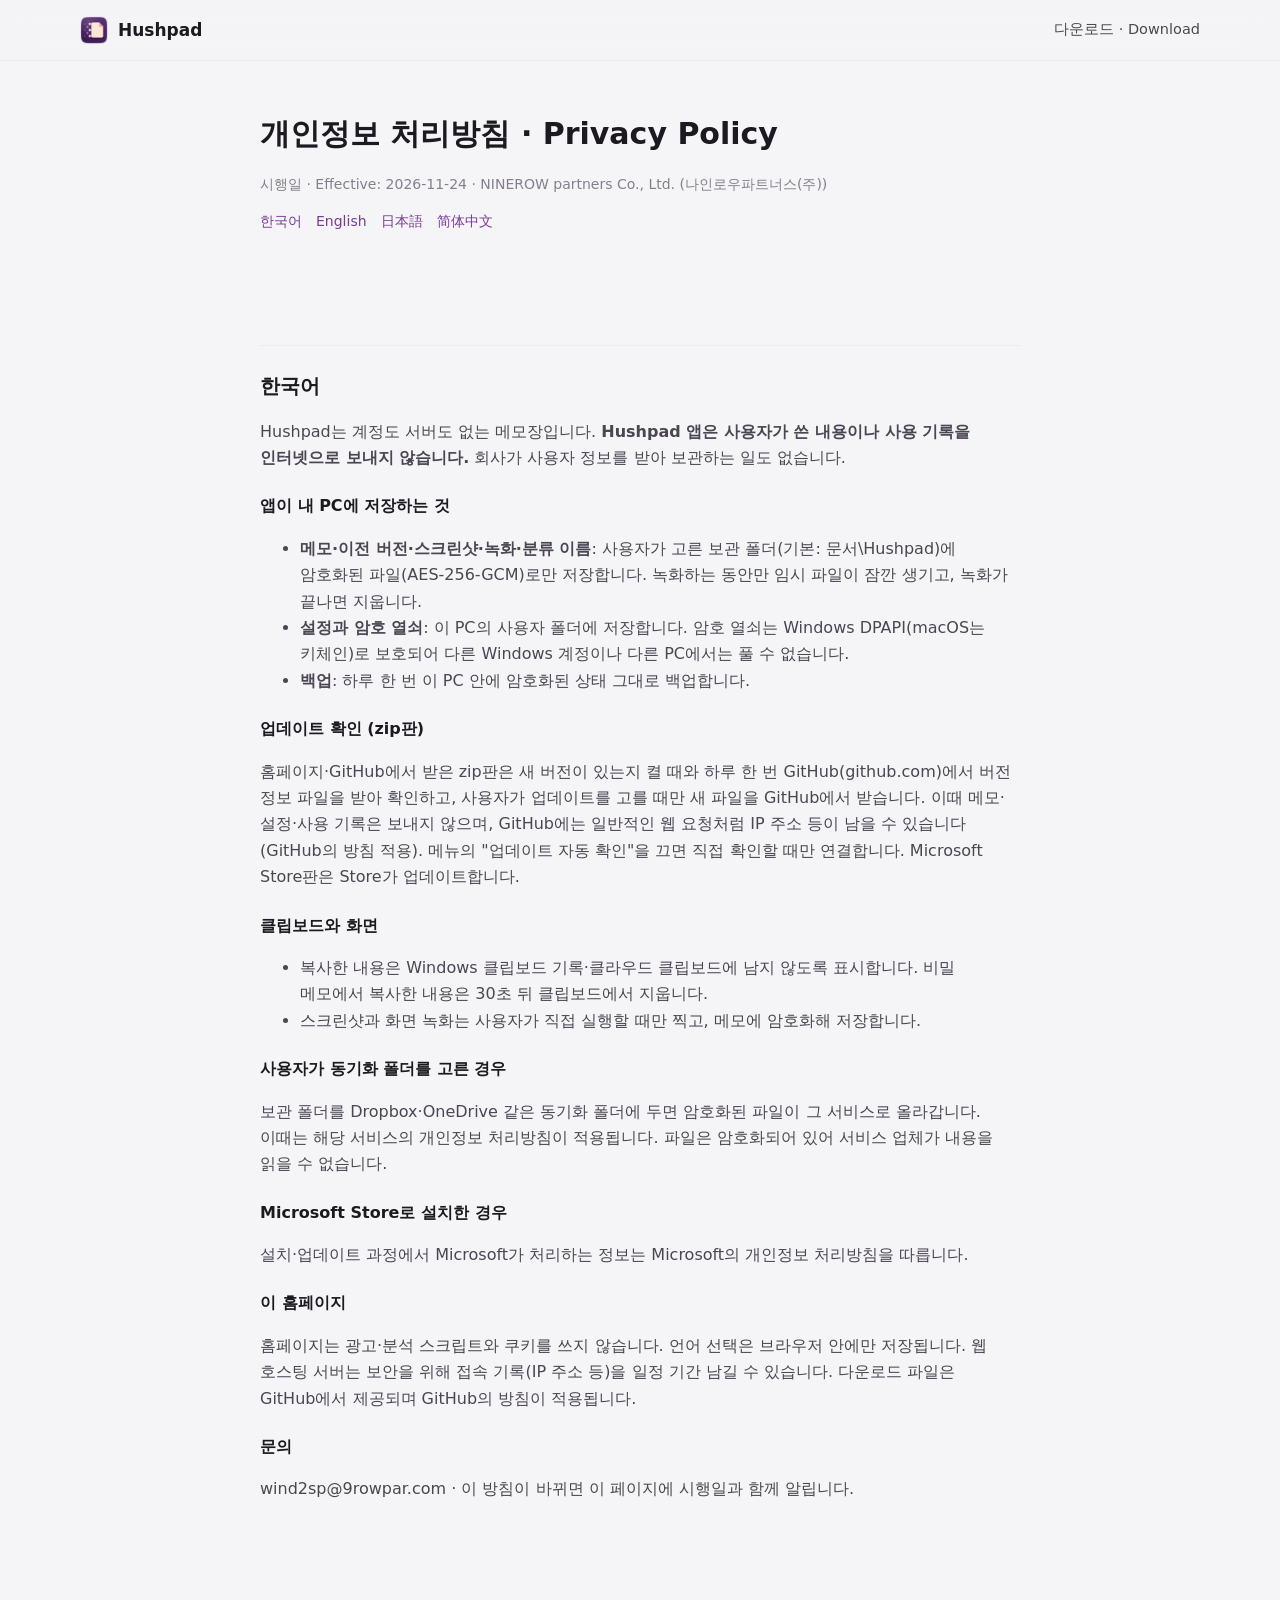
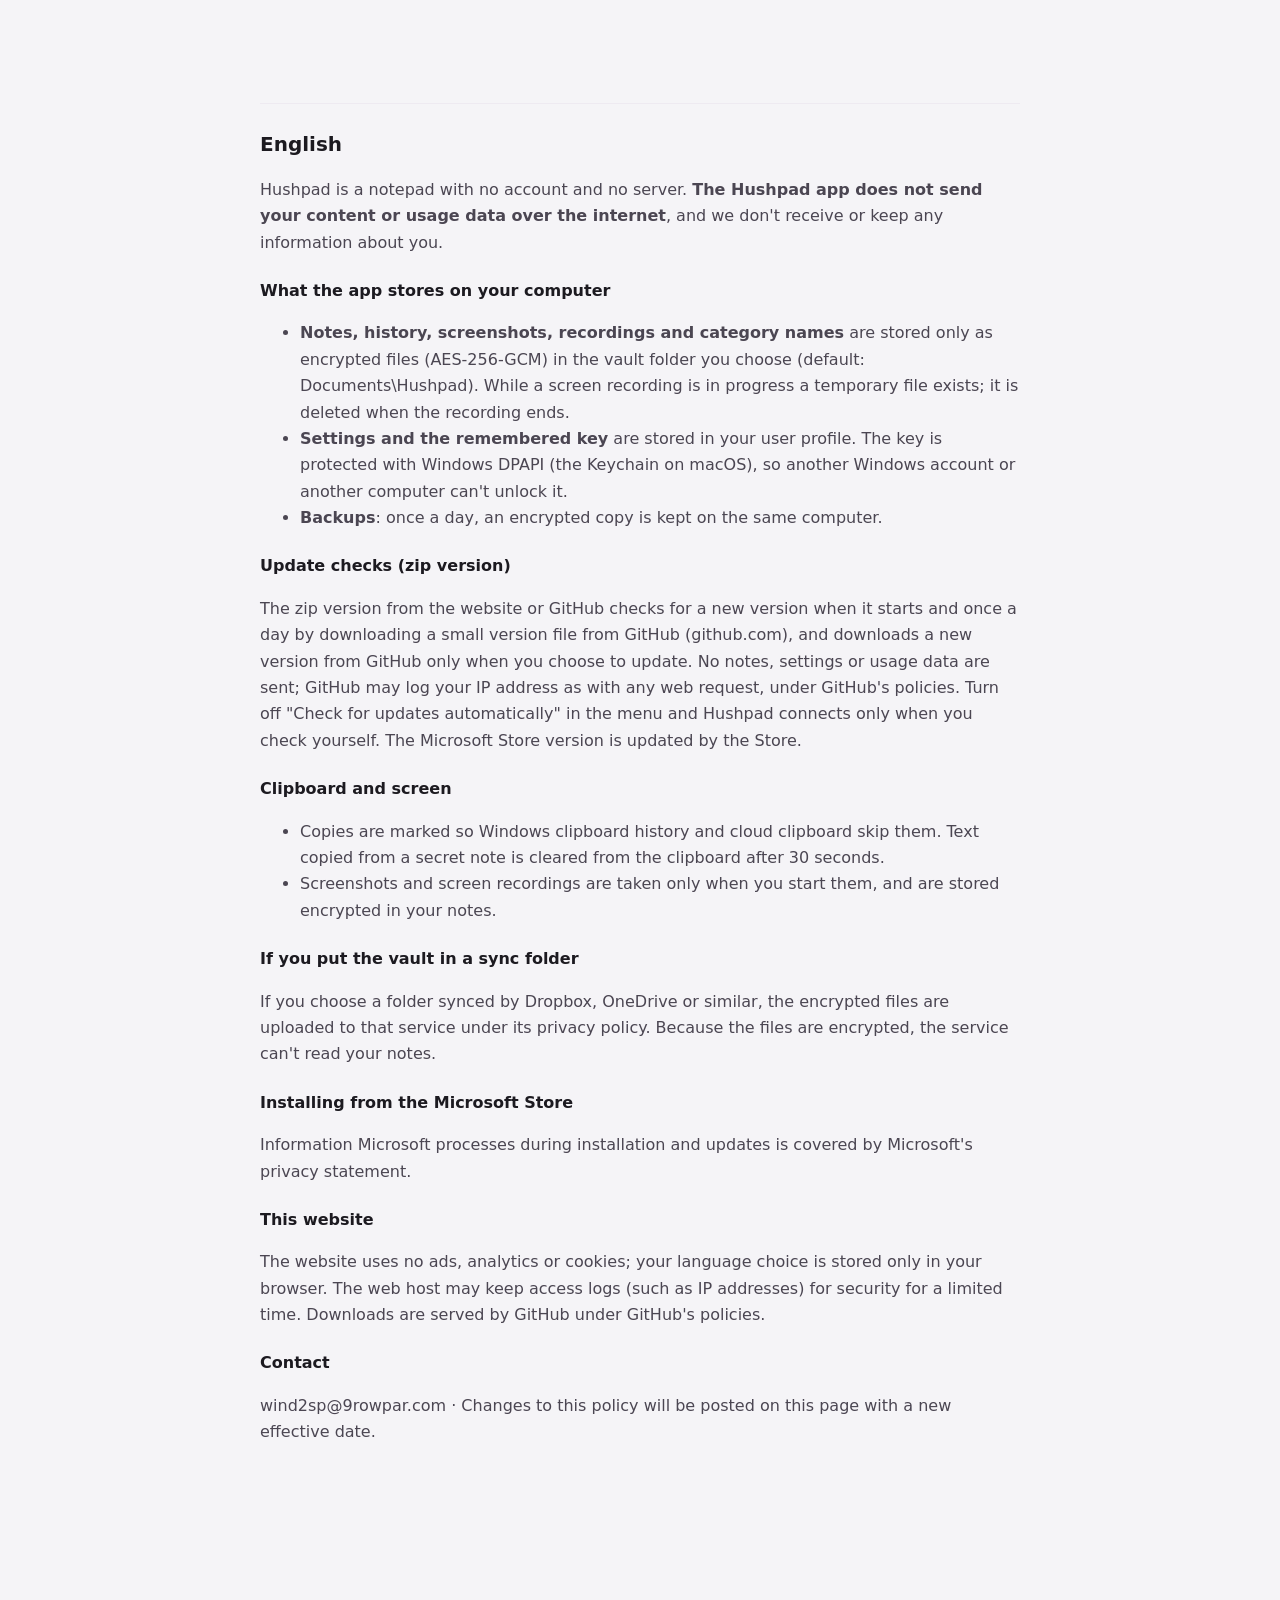
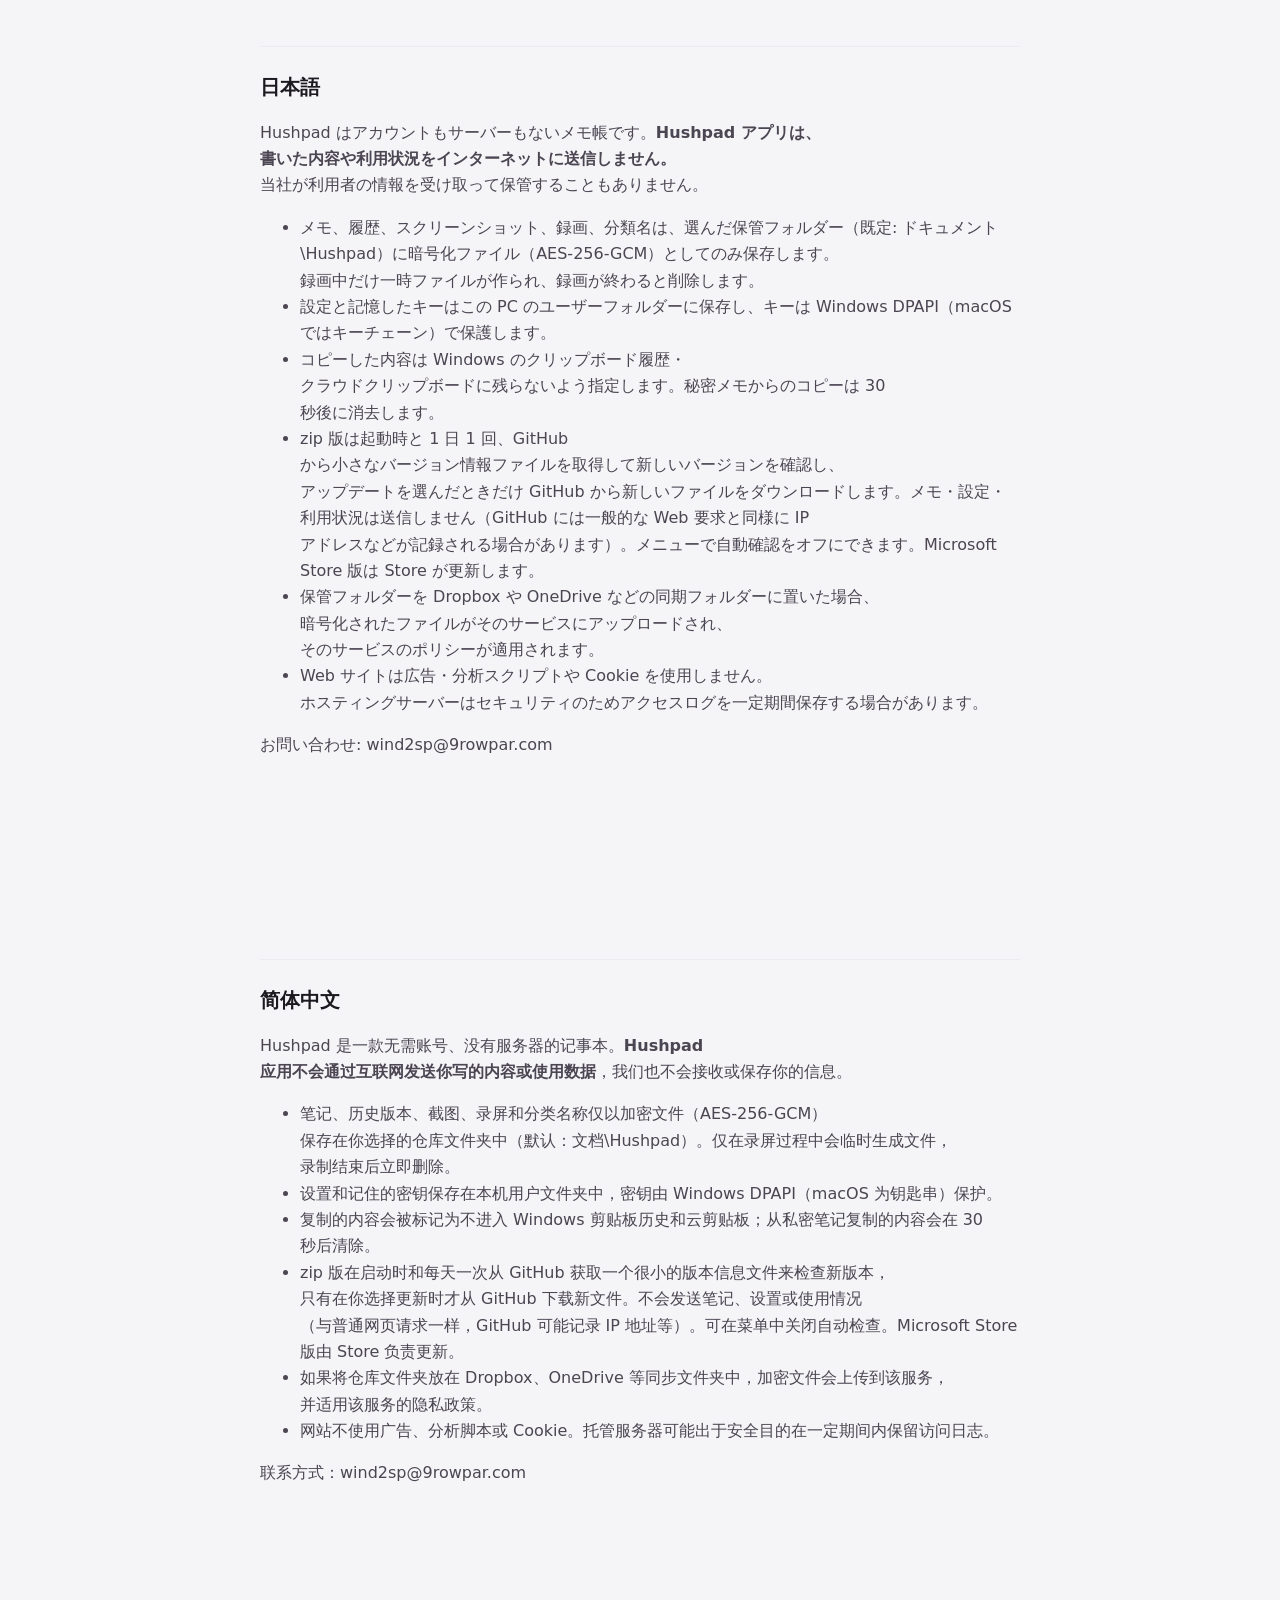
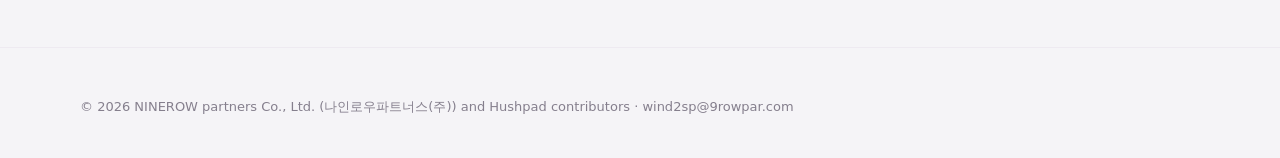
<file: website/privacy.html>
<!doctype html>
<html lang="ko" data-root="">
<head>
<meta charset="utf-8">
<meta name="viewport" content="width=device-width, initial-scale=1">
<title>개인정보 처리방침 · Privacy Policy — Hushpad</title>
<meta name="description" content="Hushpad 개인정보 처리방침. Hushpad는 계정·서버가 없고 인터넷으로 데이터를 보내지 않습니다.">
<meta name="theme-color" content="#7A3C93">
<link rel="canonical" href="https://gdra.mycafe24.com/hushpad/privacy.html">
<link rel="icon" href="favicon.ico" sizes="any">
<link rel="stylesheet" href="assets/css/site.css?v=4">
<style>
  .policy { max-width: 760px; margin: 0 auto; padding: 48px 0 72px; }
  .policy h1 { font-size: 30px; margin: 0 0 6px; }
  .policy h2 { font-size: 20px; margin: 40px 0 10px; padding-top: 24px; border-top: 1px solid var(--line2); }
  .policy h3 { font-size: 16px; margin: 22px 0 6px; }
  .policy p, .policy li { color: var(--text2); }
  .policy .meta { color: var(--muted); font-size: 14px; }
  .policy nav.langs { display: flex; gap: 14px; flex-wrap: wrap; margin: 14px 0 0; font-size: 14px; }
</style>
</head>
<body>
<header class="nav">
  <div class="wrap">
    <a class="brand" href="./"><img src="assets/img/icon-64.png" alt="" width="28" height="28">Hushpad</a>
    <nav><a href="download.html">다운로드 · Download</a></nav>
  </div>
</header>
<main class="wrap policy">
  <h1>개인정보 처리방침 · Privacy Policy</h1>
  <p class="meta">시행일 · Effective: 2026-11-24 · NINEROW partners Co., Ltd. (나인로우파트너스(주))</p>
  <nav class="langs"><a href="#ko">한국어</a><a href="#en">English</a><a href="#ja">日本語</a><a href="#zh">简体中文</a></nav>

  <section id="ko" lang="ko">
    <h2>한국어</h2>
    <p>Hushpad는 계정도 서버도 없는 메모장입니다. <b>Hushpad 앱은 사용자가 쓴 내용이나 사용 기록을 인터넷으로 보내지 않습니다.</b> 회사가 사용자 정보를 받아 보관하는 일도 없습니다.</p>
    <h3>앱이 내 PC에 저장하는 것</h3>
    <ul>
      <li><b>메모·이전 버전·스크린샷·녹화·분류 이름</b>: 사용자가 고른 보관 폴더(기본: 문서\Hushpad)에 암호화된 파일(AES-256-GCM)로만 저장합니다. 녹화하는 동안만 임시 파일이 잠깐 생기고, 녹화가 끝나면 지웁니다.</li>
      <li><b>설정과 암호 열쇠</b>: 이 PC의 사용자 폴더에 저장합니다. 암호 열쇠는 Windows DPAPI(macOS는 키체인)로 보호되어 다른 Windows 계정이나 다른 PC에서는 풀 수 없습니다.</li>
      <li><b>백업</b>: 하루 한 번 이 PC 안에 암호화된 상태 그대로 백업합니다.</li>
    </ul>
    <h3>업데이트 확인 (zip판)</h3>
    <p>홈페이지·GitHub에서 받은 zip판은 새 버전이 있는지 켤 때와 하루 한 번 GitHub(github.com)에서 버전 정보 파일을 받아 확인하고, 사용자가 업데이트를 고를 때만 새 파일을 GitHub에서 받습니다. 이때 메모·설정·사용 기록은 보내지 않으며, GitHub에는 일반적인 웹 요청처럼 IP 주소 등이 남을 수 있습니다(GitHub의 방침 적용). 메뉴의 "업데이트 자동 확인"을 끄면 직접 확인할 때만 연결합니다. Microsoft Store판은 Store가 업데이트합니다.</p>
    <h3>클립보드와 화면</h3>
    <ul>
      <li>복사한 내용은 Windows 클립보드 기록·클라우드 클립보드에 남지 않도록 표시합니다. 비밀 메모에서 복사한 내용은 30초 뒤 클립보드에서 지웁니다.</li>
      <li>스크린샷과 화면 녹화는 사용자가 직접 실행할 때만 찍고, 메모에 암호화해 저장합니다.</li>
    </ul>
    <h3>사용자가 동기화 폴더를 고른 경우</h3>
    <p>보관 폴더를 Dropbox·OneDrive 같은 동기화 폴더에 두면 암호화된 파일이 그 서비스로 올라갑니다. 이때는 해당 서비스의 개인정보 처리방침이 적용됩니다. 파일은 암호화되어 있어 서비스 업체가 내용을 읽을 수 없습니다.</p>
    <h3>Microsoft Store로 설치한 경우</h3>
    <p>설치·업데이트 과정에서 Microsoft가 처리하는 정보는 Microsoft의 개인정보 처리방침을 따릅니다.</p>
    <h3>이 홈페이지</h3>
    <p>홈페이지는 광고·분석 스크립트와 쿠키를 쓰지 않습니다. 언어 선택은 브라우저 안에만 저장됩니다. 웹 호스팅 서버는 보안을 위해 접속 기록(IP 주소 등)을 일정 기간 남길 수 있습니다. 다운로드 파일은 GitHub에서 제공되며 GitHub의 방침이 적용됩니다.</p>
    <h3>문의</h3>
    <p>wind2sp@9rowpar.com · 이 방침이 바뀌면 이 페이지에 시행일과 함께 알립니다.</p>
  </section>

  <section id="en" lang="en">
    <h2>English</h2>
    <p>Hushpad is a notepad with no account and no server. <b>The Hushpad app does not send your content or usage data over the internet</b>, and we don't receive or keep any information about you.</p>
    <h3>What the app stores on your computer</h3>
    <ul>
      <li><b>Notes, history, screenshots, recordings and category names</b> are stored only as encrypted files (AES-256-GCM) in the vault folder you choose (default: Documents\Hushpad). While a screen recording is in progress a temporary file exists; it is deleted when the recording ends.</li>
      <li><b>Settings and the remembered key</b> are stored in your user profile. The key is protected with Windows DPAPI (the Keychain on macOS), so another Windows account or another computer can't unlock it.</li>
      <li><b>Backups</b>: once a day, an encrypted copy is kept on the same computer.</li>
    </ul>
    <h3>Update checks (zip version)</h3>
    <p>The zip version from the website or GitHub checks for a new version when it starts and once a day by downloading a small version file from GitHub (github.com), and downloads a new version from GitHub only when you choose to update. No notes, settings or usage data are sent; GitHub may log your IP address as with any web request, under GitHub's policies. Turn off "Check for updates automatically" in the menu and Hushpad connects only when you check yourself. The Microsoft Store version is updated by the Store.</p>
    <h3>Clipboard and screen</h3>
    <ul>
      <li>Copies are marked so Windows clipboard history and cloud clipboard skip them. Text copied from a secret note is cleared from the clipboard after 30 seconds.</li>
      <li>Screenshots and screen recordings are taken only when you start them, and are stored encrypted in your notes.</li>
    </ul>
    <h3>If you put the vault in a sync folder</h3>
    <p>If you choose a folder synced by Dropbox, OneDrive or similar, the encrypted files are uploaded to that service under its privacy policy. Because the files are encrypted, the service can't read your notes.</p>
    <h3>Installing from the Microsoft Store</h3>
    <p>Information Microsoft processes during installation and updates is covered by Microsoft's privacy statement.</p>
    <h3>This website</h3>
    <p>The website uses no ads, analytics or cookies; your language choice is stored only in your browser. The web host may keep access logs (such as IP addresses) for security for a limited time. Downloads are served by GitHub under GitHub's policies.</p>
    <h3>Contact</h3>
    <p>wind2sp@9rowpar.com · Changes to this policy will be posted on this page with a new effective date.</p>
  </section>

  <section id="ja" lang="ja">
    <h2>日本語</h2>
    <p>Hushpad はアカウントもサーバーもないメモ帳です。<b>Hushpad アプリは、書いた内容や利用状況をインターネットに送信しません。</b>当社が利用者の情報を受け取って保管することもありません。</p>
    <ul>
      <li>メモ、履歴、スクリーンショット、録画、分類名は、選んだ保管フォルダー（既定: ドキュメント\Hushpad）に暗号化ファイル（AES-256-GCM）としてのみ保存します。録画中だけ一時ファイルが作られ、録画が終わると削除します。</li>
      <li>設定と記憶したキーはこの PC のユーザーフォルダーに保存し、キーは Windows DPAPI（macOS ではキーチェーン）で保護します。</li>
      <li>コピーした内容は Windows のクリップボード履歴・クラウドクリップボードに残らないよう指定します。秘密メモからのコピーは 30 秒後に消去します。</li>
      <li>zip 版は起動時と 1 日 1 回、GitHub から小さなバージョン情報ファイルを取得して新しいバージョンを確認し、アップデートを選んだときだけ GitHub から新しいファイルをダウンロードします。メモ・設定・利用状況は送信しません（GitHub には一般的な Web 要求と同様に IP アドレスなどが記録される場合があります）。メニューで自動確認をオフにできます。Microsoft Store 版は Store が更新します。</li>
      <li>保管フォルダーを Dropbox や OneDrive などの同期フォルダーに置いた場合、暗号化されたファイルがそのサービスにアップロードされ、そのサービスのポリシーが適用されます。</li>
      <li>Web サイトは広告・分析スクリプトや Cookie を使用しません。ホスティングサーバーはセキュリティのためアクセスログを一定期間保存する場合があります。</li>
    </ul>
    <p>お問い合わせ: wind2sp@9rowpar.com</p>
  </section>

  <section id="zh" lang="zh-Hans">
    <h2>简体中文</h2>
    <p>Hushpad 是一款无需账号、没有服务器的记事本。<b>Hushpad 应用不会通过互联网发送你写的内容或使用数据</b>，我们也不会接收或保存你的信息。</p>
    <ul>
      <li>笔记、历史版本、截图、录屏和分类名称仅以加密文件（AES-256-GCM）保存在你选择的仓库文件夹中（默认：文档\Hushpad）。仅在录屏过程中会临时生成文件，录制结束后立即删除。</li>
      <li>设置和记住的密钥保存在本机用户文件夹中，密钥由 Windows DPAPI（macOS 为钥匙串）保护。</li>
      <li>复制的内容会被标记为不进入 Windows 剪贴板历史和云剪贴板；从私密笔记复制的内容会在 30 秒后清除。</li>
      <li>zip 版在启动时和每天一次从 GitHub 获取一个很小的版本信息文件来检查新版本，只有在你选择更新时才从 GitHub 下载新文件。不会发送笔记、设置或使用情况（与普通网页请求一样，GitHub 可能记录 IP 地址等）。可在菜单中关闭自动检查。Microsoft Store 版由 Store 负责更新。</li>
      <li>如果将仓库文件夹放在 Dropbox、OneDrive 等同步文件夹中，加密文件会上传到该服务，并适用该服务的隐私政策。</li>
      <li>网站不使用广告、分析脚本或 Cookie。托管服务器可能出于安全目的在一定期间内保留访问日志。</li>
    </ul>
    <p>联系方式：wind2sp@9rowpar.com</p>
  </section>
</main>
<footer>
  <div class="wrap">
    <div class="legal" style="margin:0;padding:0;border:0">
      <p>© 2026 NINEROW partners Co., Ltd. (나인로우파트너스(주)) and Hushpad contributors · wind2sp@9rowpar.com</p>
    </div>
  </div>
</footer>
</body>
</html>
</file>
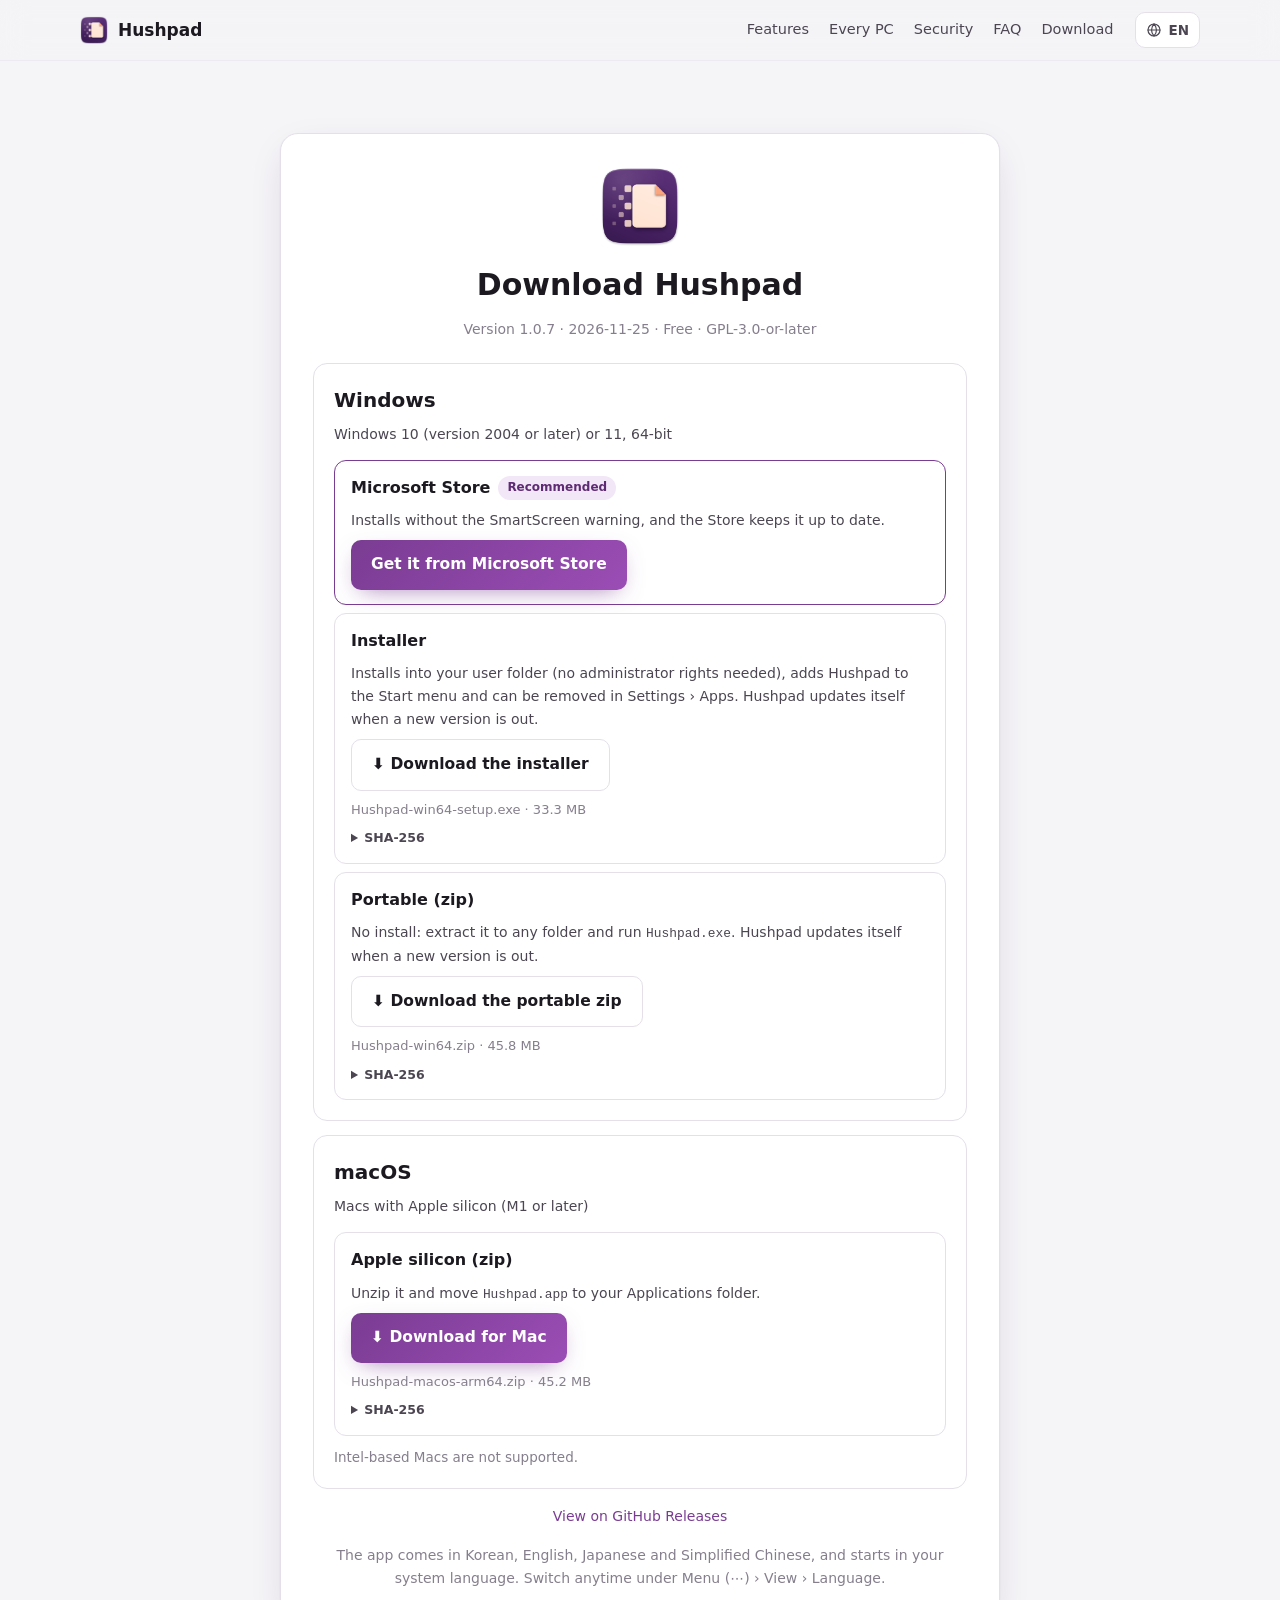
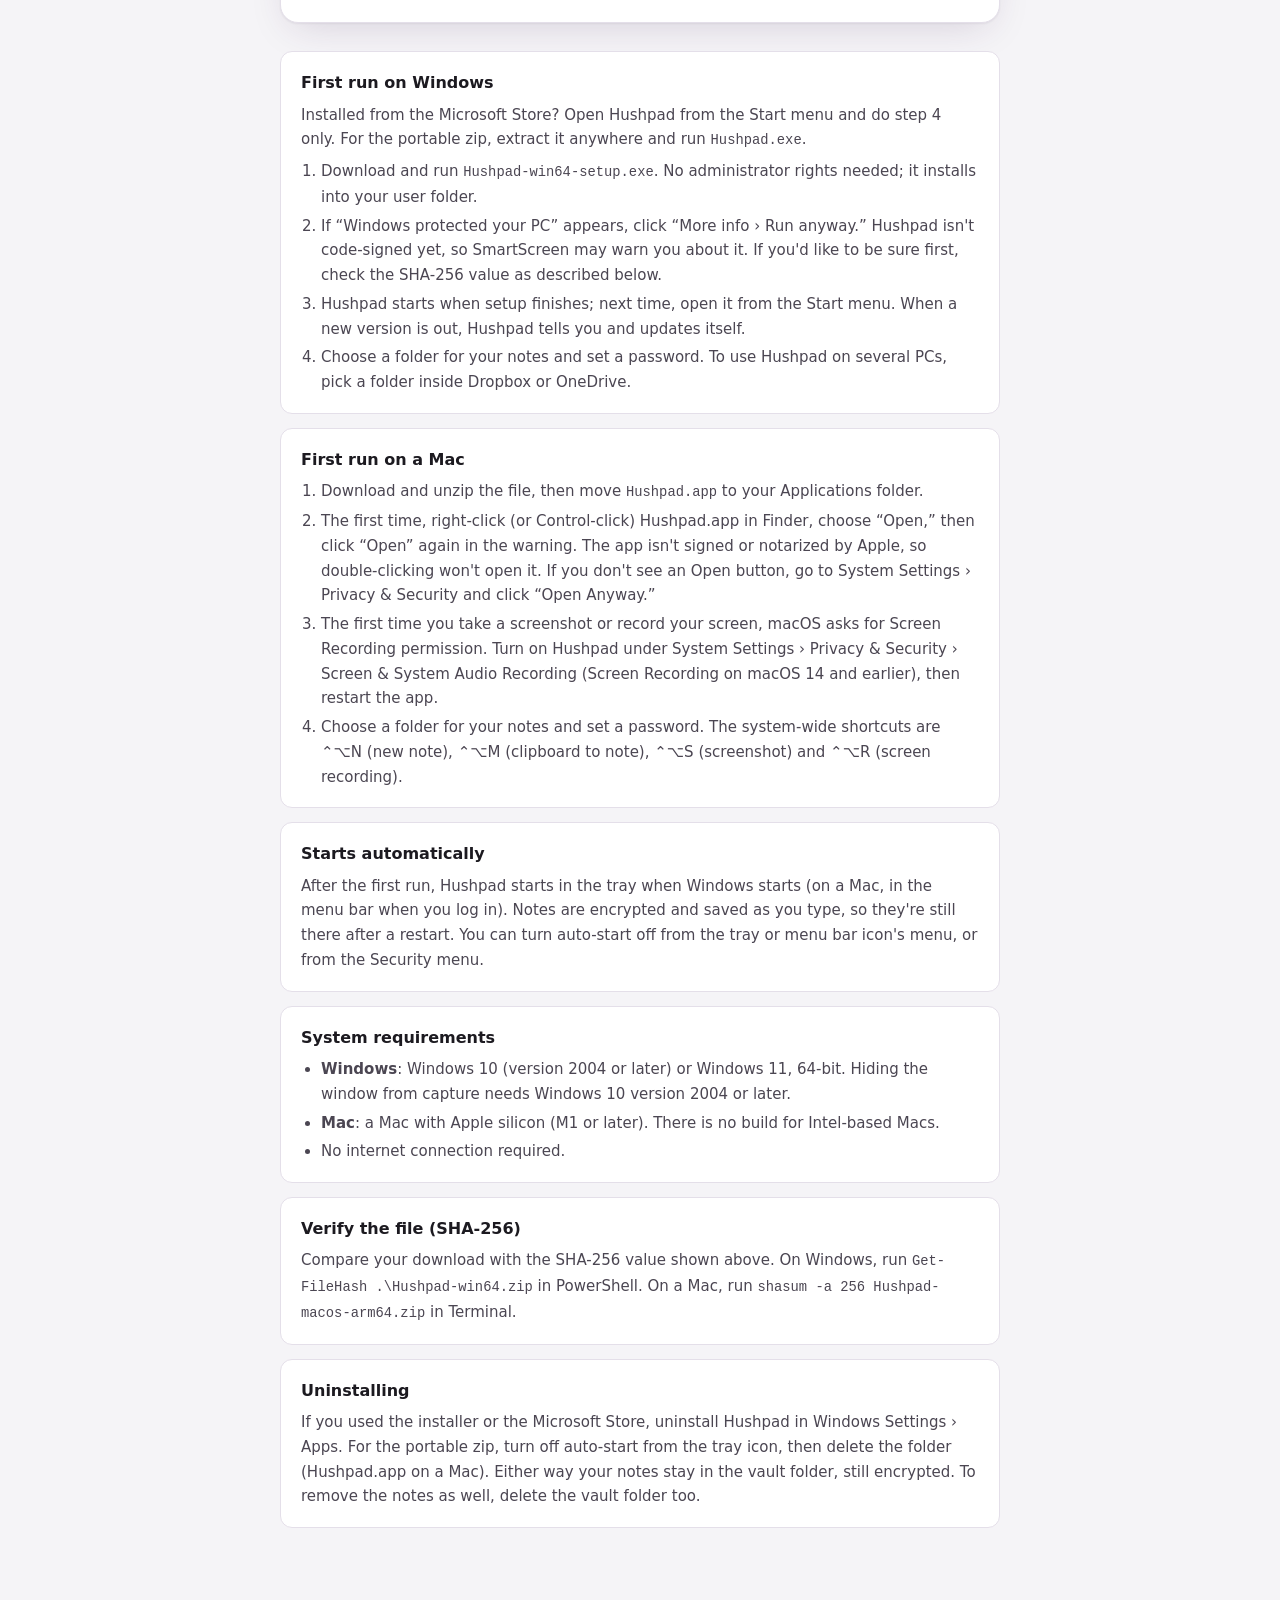
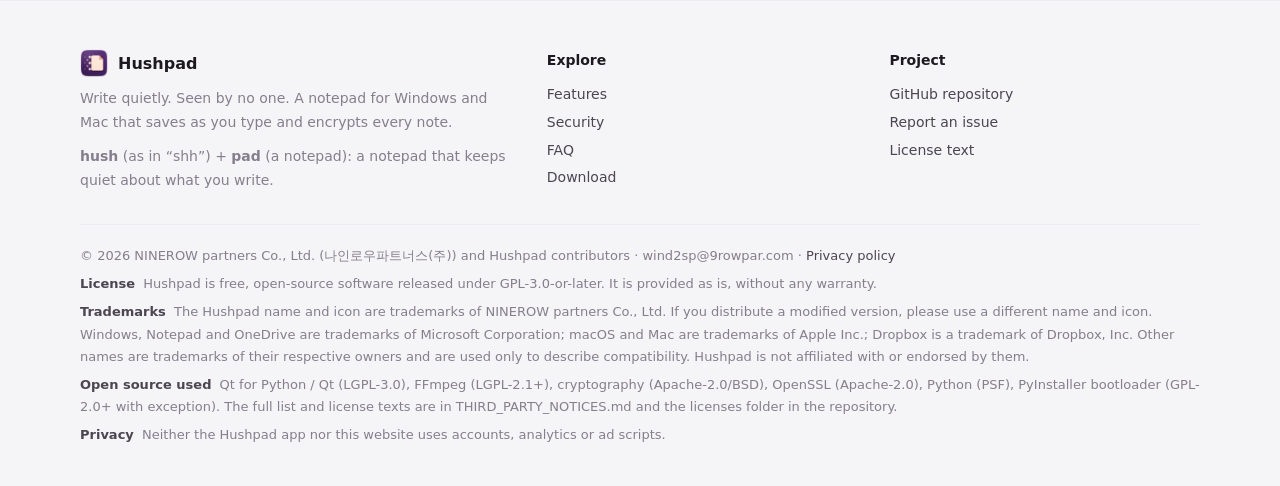
<file: website/en/download.html>
<!doctype html>
<!-- 이 파일은 build-i18n.mjs가 _templates/download.html + i18n/en.json으로 만든 결과입니다. 직접 고치지 말고 템플릿·번역을 고친 뒤 다시 생성하세요. -->
<html lang="en" data-lang="en" data-root="../" data-page="download" data-public="false">
<head>
<meta charset="utf-8">
<meta name="viewport" content="width=device-width, initial-scale=1">
<title>Download — Hushpad</title>
<meta name="description" content="Download Hushpad free for Windows 10 and 11 (64-bit) and for Macs with Apple silicon. First-run steps, system requirements and file verification (SHA-256).">
<meta property="og:title" content="Download Hushpad">
<meta property="og:description" content="Download Hushpad free for Windows 10 and 11 (64-bit) and for Macs with Apple silicon. First-run steps, system requirements and file verification (SHA-256).">
<meta name="theme-color" content="#7A3C93">
<meta property="og:type" content="website">
<meta property="og:site_name" content="Hushpad">
<meta property="og:locale" content="en_US">
<link rel="canonical" href="https://gdra.mycafe24.com/hushpad/en/download.html">
<link rel="alternate" hreflang="ko" href="https://gdra.mycafe24.com/hushpad/download.html">
<link rel="alternate" hreflang="en" href="https://gdra.mycafe24.com/hushpad/en/download.html">
<link rel="alternate" hreflang="ja" href="https://gdra.mycafe24.com/hushpad/ja/download.html">
<link rel="alternate" hreflang="zh-Hans" href="https://gdra.mycafe24.com/hushpad/zh/download.html">
<link rel="alternate" hreflang="x-default" href="https://gdra.mycafe24.com/hushpad/download.html">
<meta property="og:url" content="https://gdra.mycafe24.com/hushpad/en/download.html">
<meta property="og:image" content="https://gdra.mycafe24.com/hushpad/assets/img/og-image.png">
<meta property="og:locale:alternate" content="ko_KR">
<meta property="og:locale:alternate" content="ja_JP">
<meta property="og:locale:alternate" content="zh_CN">
<meta property="og:image:width" content="1200">
<meta property="og:image:height" content="630">
<meta property="og:image:alt" content="Hushpad — Write quietly. Seen by no one.">
<meta name="twitter:card" content="summary_large_image">
<link rel="icon" href="../favicon.ico" sizes="any">
<link rel="icon" type="image/png" sizes="32x32" href="../favicon-32.png">
<link rel="apple-touch-icon" href="../apple-touch-icon.png">
<link rel="manifest" href="../site.webmanifest">
<link rel="stylesheet" href="../assets/css/site.css?v=6">
<script src="../assets/js/lang.js?v=6"></script>
</head>
<body>
<a class="skip" href="#main">Skip to content</a>
<header class="nav">
  <div class="wrap">
    <a class="brand" href="./"><img src="../assets/img/icon-64.png" alt="" width="28" height="28">Hushpad</a>
    <nav aria-label="Main menu">
      <a href="./#features" class="hide-sm">Features</a>
      <a href="./#sync" class="hide-sm">Every PC</a>
      <a href="./#security" class="hide-sm">Security</a>
      <a href="./#faq" class="hide-sm">FAQ</a>
      <a href="download.html">Download</a>
    </nav>
    <details class="lang">
      <summary aria-label="Language"><svg viewBox="0 0 24 24" fill="none" stroke="currentColor" stroke-width="1.8" stroke-linecap="round" aria-hidden="true"><circle cx="12" cy="12" r="9"/><path d="M3 12h18M12 3c2.5 2.6 3.7 5.6 3.7 9s-1.2 6.4-3.7 9c-2.5-2.6-3.7-5.6-3.7-9S9.5 5.6 12 3"/></svg><span>EN</span></summary>
      <ul>
        <li><a href="../download.html" hreflang="ko" lang="ko" data-setlang="ko">한국어</a></li>
        <li><a href="../en/download.html" hreflang="en" lang="en" data-setlang="en" aria-current="true">English</a></li>
        <li><a href="../ja/download.html" hreflang="ja" lang="ja" data-setlang="ja">日本語</a></li>
        <li><a href="../zh/download.html" hreflang="zh-Hans" lang="zh-Hans" data-setlang="zh">简体中文</a></li>
      </ul>
    </details>
  </div>
</header>

<main id="main">
  <section>
    <div class="wrap">
      <div class="dl-card">
        <img src="../assets/img/icon-256.png" alt="" width="80" height="80" style="margin:0 auto 14px">
        <h1 style="margin:0;font-size:30px">Download Hushpad</h1>
        <div class="ver">Version <span data-cfg="version">1.0.7</span> · <span data-cfg="releaseDate">Coming soon</span> · Free · GPL-3.0-or-later</div>

        <div class="os-grid">
          <div class="os" data-os-card="win">
            <span class="you">Your computer</span>
            <h2>Windows</h2>
            <p class="os-req">Windows 10 (version 2004 or later) or 11, 64-bit</p>
            <div class="when-public choices">
              <div class="choice rec">
                <div class="choice-t"><h3>Microsoft Store</h3><span class="tag">Recommended</span></div>
                <p>Installs without the SmartScreen warning, and the Store keeps it up to date.</p>
                <a class="btn primary" href="https://apps.microsoft.com/detail/9P73RW8W1FQV" rel="noopener">Get it from Microsoft Store</a>
              </div>
              <div class="choice">
                <div class="choice-t"><h3>Installer</h3></div>
                <p>Installs into your user folder (no administrator rights needed), adds Hushpad to the Start menu and can be removed in Settings › Apps. Hushpad updates itself when a new version is out.</p>
                <a class="btn" data-dl="setup" href="https://github.com/wind2sp/hushpad/releases/latest/download/Hushpad-win64-setup.exe">⬇ Download the installer</a>
                <div class="file"><span data-dl-name="setup">Hushpad-win64-setup.exe</span><span data-dl-size="setup"></span></div>
                <details class="sha"><summary>SHA-256</summary>
                  <code class="sum" id="sha-setup" data-dl-sha="setup">Shown at release</code>
                  <button class="btn small" type="button" data-copy="sha-setup" data-copied="Copied" hidden>Copy value</button>
                </details>
              </div>
              <div class="choice">
                <div class="choice-t"><h3>Portable (zip)</h3></div>
                <p>No install: extract it to any folder and run <code>Hushpad.exe</code>. Hushpad updates itself when a new version is out.</p>
                <a class="btn" data-dl="win" href="https://github.com/wind2sp/hushpad/releases/latest/download/Hushpad-win64.zip">⬇ Download the portable zip</a>
                <div class="file"><span data-dl-name="win">Hushpad-win64.zip</span><span data-dl-size="win"></span></div>
                <details class="sha"><summary>SHA-256</summary>
                  <code class="sum" id="sha-win" data-dl-sha="win">Shown at release</code>
                  <button class="btn small" type="button" data-copy="sha-win" data-copied="Copied" hidden>Copy value</button>
                </details>
              </div>
            </div>
            <div class="when-private"><a class="btn primary" aria-disabled="true" href="#">Coming soon</a></div>
          </div>
          <div class="os" data-os-card="mac">
            <span class="you">Your computer</span>
            <h2>macOS</h2>
            <p class="os-req">Macs with Apple silicon (M1 or later)</p>
            <div class="when-public choices">
              <div class="choice">
                <div class="choice-t"><h3>Apple silicon (zip)</h3></div>
                <p>Unzip it and move <code>Hushpad.app</code> to your Applications folder.</p>
                <a class="btn primary" data-dl="mac" href="https://github.com/wind2sp/hushpad/releases/latest/download/Hushpad-macos-arm64.zip">⬇ Download for Mac</a>
                <div class="file"><span data-dl-name="mac">Hushpad-macos-arm64.zip</span><span data-dl-size="mac"></span></div>
                <details class="sha"><summary>SHA-256</summary>
                  <code class="sum" id="sha-mac" data-dl-sha="mac">Shown at release</code>
                  <button class="btn small" type="button" data-copy="sha-mac" data-copied="Copied" hidden>Copy value</button>
                </details>
              </div>
            </div>
            <div class="when-private"><a class="btn primary" aria-disabled="true" href="#">Coming soon</a></div>
            <p class="os-note">Intel-based Macs are not supported.</p>
          </div>
        </div>

        <p class="notice when-private">We're getting the release version ready. Once it's out, you can download it right here, at this same address.</p>
        <p class="release-link when-public"><a data-href="releaseUrl" href="https://github.com/wind2sp/hushpad/releases/latest">View on GitHub Releases</a></p>
        <p class="ui-note">The app comes in Korean, English, Japanese and Simplified Chinese, and starts in your system language. Switch anytime under Menu (⋯) › View › Language.</p>
      </div>

      <div class="req">
        <div class="box" data-os-box="win">
          <h3>First run on Windows</h3>
          <p>Installed from the Microsoft Store? Open Hushpad from the Start menu and do step 4 only. For the portable zip, extract it anywhere and run <code>Hushpad.exe</code>.</p>
          <ol><li>Download and run <code>Hushpad-win64-setup.exe</code>. No administrator rights needed; it installs into your user folder.</li><li>If “Windows protected your PC” appears, click “More info › Run anyway.” Hushpad isn't code-signed yet, so SmartScreen may warn you about it. If you'd like to be sure first, check the SHA-256 value as described below.</li><li>Hushpad starts when setup finishes; next time, open it from the Start menu. When a new version is out, Hushpad tells you and updates itself.</li><li>Choose a folder for your notes and set a password. To use Hushpad on several PCs, pick a folder inside Dropbox or OneDrive.</li></ol>
        </div>
        <div class="box" data-os-box="mac">
          <h3>First run on a Mac</h3>
          <ol><li>Download and unzip the file, then move <code>Hushpad.app</code> to your Applications folder.</li><li>The first time, right-click (or Control-click) Hushpad.app in Finder, choose “Open,” then click “Open” again in the warning. The app isn't signed or notarized by Apple, so double-clicking won't open it. If you don't see an Open button, go to System Settings › Privacy & Security and click “Open Anyway.”</li><li>The first time you take a screenshot or record your screen, macOS asks for Screen Recording permission. Turn on Hushpad under System Settings › Privacy & Security › Screen & System Audio Recording (Screen Recording on macOS 14 and earlier), then restart the app.</li><li>Choose a folder for your notes and set a password. The system-wide shortcuts are ⌃⌥N (new note), ⌃⌥M (clipboard to note), ⌃⌥S (screenshot) and ⌃⌥R (screen recording).</li></ol>
        </div>
        <div class="box">
          <h3>Starts automatically</h3>
          <p>After the first run, Hushpad starts in the tray when Windows starts (on a Mac, in the menu bar when you log in). Notes are encrypted and saved as you type, so they're still there after a restart. You can turn auto-start off from the tray or menu bar icon's menu, or from the Security menu.</p>
        </div>
        <div class="box">
          <h3>System requirements</h3>
          <ul><li><b>Windows</b>: Windows 10 (version 2004 or later) or Windows 11, 64-bit. Hiding the window from capture needs Windows 10 version 2004 or later.</li><li><b>Mac</b>: a Mac with Apple silicon (M1 or later). There is no build for Intel-based Macs.</li><li>No internet connection required.</li></ul>
        </div>
        <div class="box">
          <h3>Verify the file (SHA-256)</h3>
          <p>Compare your download with the SHA-256 value shown above. On Windows, run <code>Get-FileHash .\Hushpad-win64.zip</code> in PowerShell. On a Mac, run <code>shasum -a 256 Hushpad-macos-arm64.zip</code> in Terminal.</p>
        </div>
        <div class="box">
          <h3>Uninstalling</h3>
          <p>If you used the installer or the Microsoft Store, uninstall Hushpad in Windows Settings › Apps. For the portable zip, turn off auto-start from the tray icon, then delete the folder (Hushpad.app on a Mac). Either way your notes stay in the vault folder, still encrypted. To remove the notes as well, delete the vault folder too.</p>
        </div>
      </div>
    </div>
  </section>
</main>

<footer>
  <div class="wrap">
    <div class="ft">
      <div>
        <div class="ft-brand"><img src="../assets/img/icon-64.png" alt="" width="28" height="28" loading="lazy">Hushpad</div>
        <p>Write quietly. Seen by no one. A notepad for Windows and Mac that saves as you type and encrypts every note.</p>
        <p class="name-line"><b>hush</b> (as in “shh”) + <b>pad</b> (a notepad): a notepad that keeps quiet about what you write.</p>
      </div>
      <div>
        <h2>Explore</h2>
        <ul><li><a href="./#features">Features</a></li><li><a href="./#security">Security</a></li><li><a href="./#faq">FAQ</a></li><li><a href="download.html">Download</a></li></ul>
      </div>
      <div>
        <h2>Project</h2>
        <ul>
          <li><a data-repo="" data-on-text="GitHub repository">GitHub repository (coming soon)</a></li>
          <li><a data-repo="/issues" data-on-text="Report an issue">Report an issue (after release)</a></li>
          <li><a data-repo="/blob/main/LICENSE" data-on-text="License text">License text (after release)</a></li>
        </ul>
      </div>
    </div>
    <div class="legal">
      <p><span data-cfg="copyright">© 2026 NINEROW partners Co., Ltd. (나인로우파트너스(주)) and Hushpad contributors · wind2sp@9rowpar.com</span> · <a href="../privacy.html">Privacy policy</a></p>
      <p><strong>License</strong> Hushpad is free, open-source software released under GPL-3.0-or-later. It is provided as is, without any warranty.</p>
      <p><strong>Trademarks</strong> The Hushpad name and icon are trademarks of NINEROW partners Co., Ltd. If you distribute a modified version, please use a different name and icon. Windows, Notepad and OneDrive are trademarks of Microsoft Corporation; macOS and Mac are trademarks of Apple Inc.; Dropbox is a trademark of Dropbox, Inc. Other names are trademarks of their respective owners and are used only to describe compatibility. Hushpad is not affiliated with or endorsed by them.</p>
      <p><strong>Open source used</strong> Qt for Python / Qt (LGPL-3.0), FFmpeg (LGPL-2.1+), cryptography (Apache-2.0/BSD), OpenSSL (Apache-2.0), Python (PSF), PyInstaller bootloader (GPL-2.0+ with exception). The full list and license texts are in THIRD_PARTY_NOTICES.md and the licenses folder in the repository.</p>
      <p><strong>Privacy</strong> Neither the Hushpad app nor this website uses accounts, analytics or ad scripts.</p>
    </div>
  </div>
</footer>
<script src="../assets/js/site.js?v=6" defer></script>
</body>
</html>
</file>
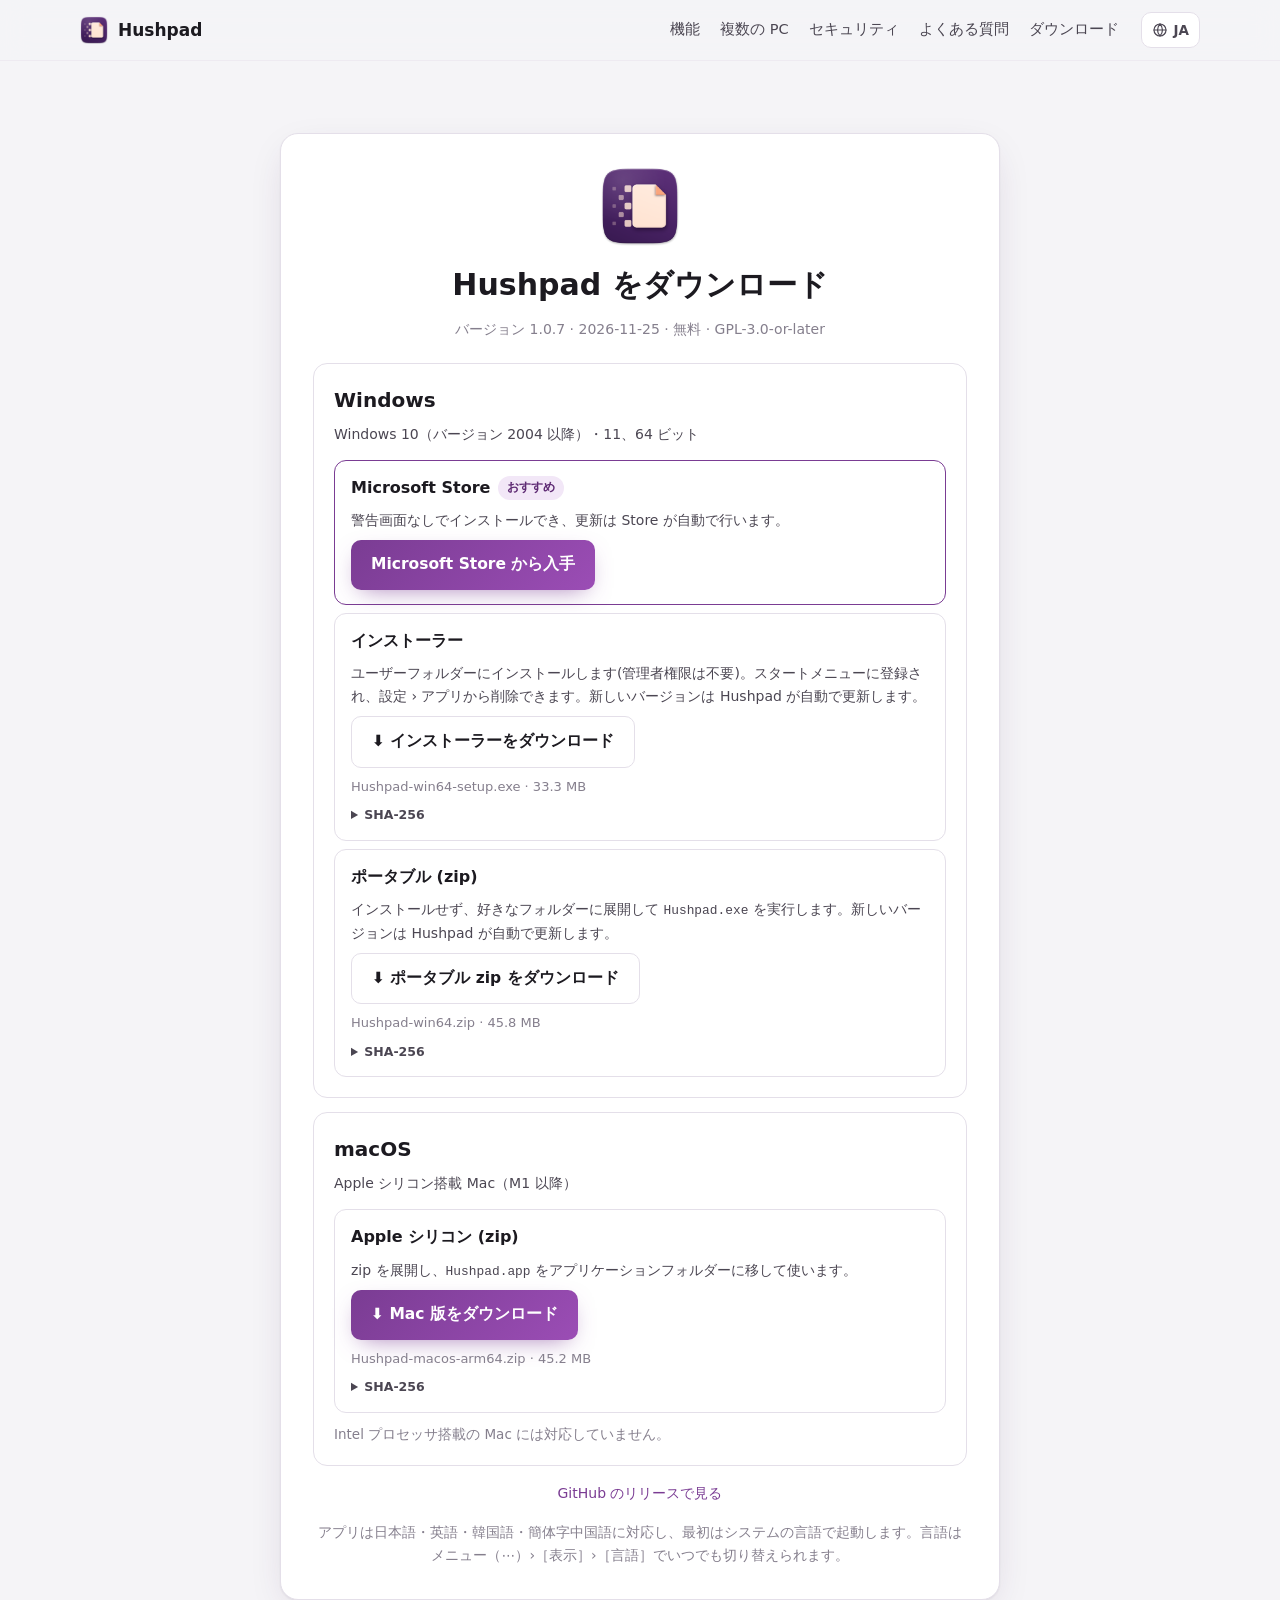
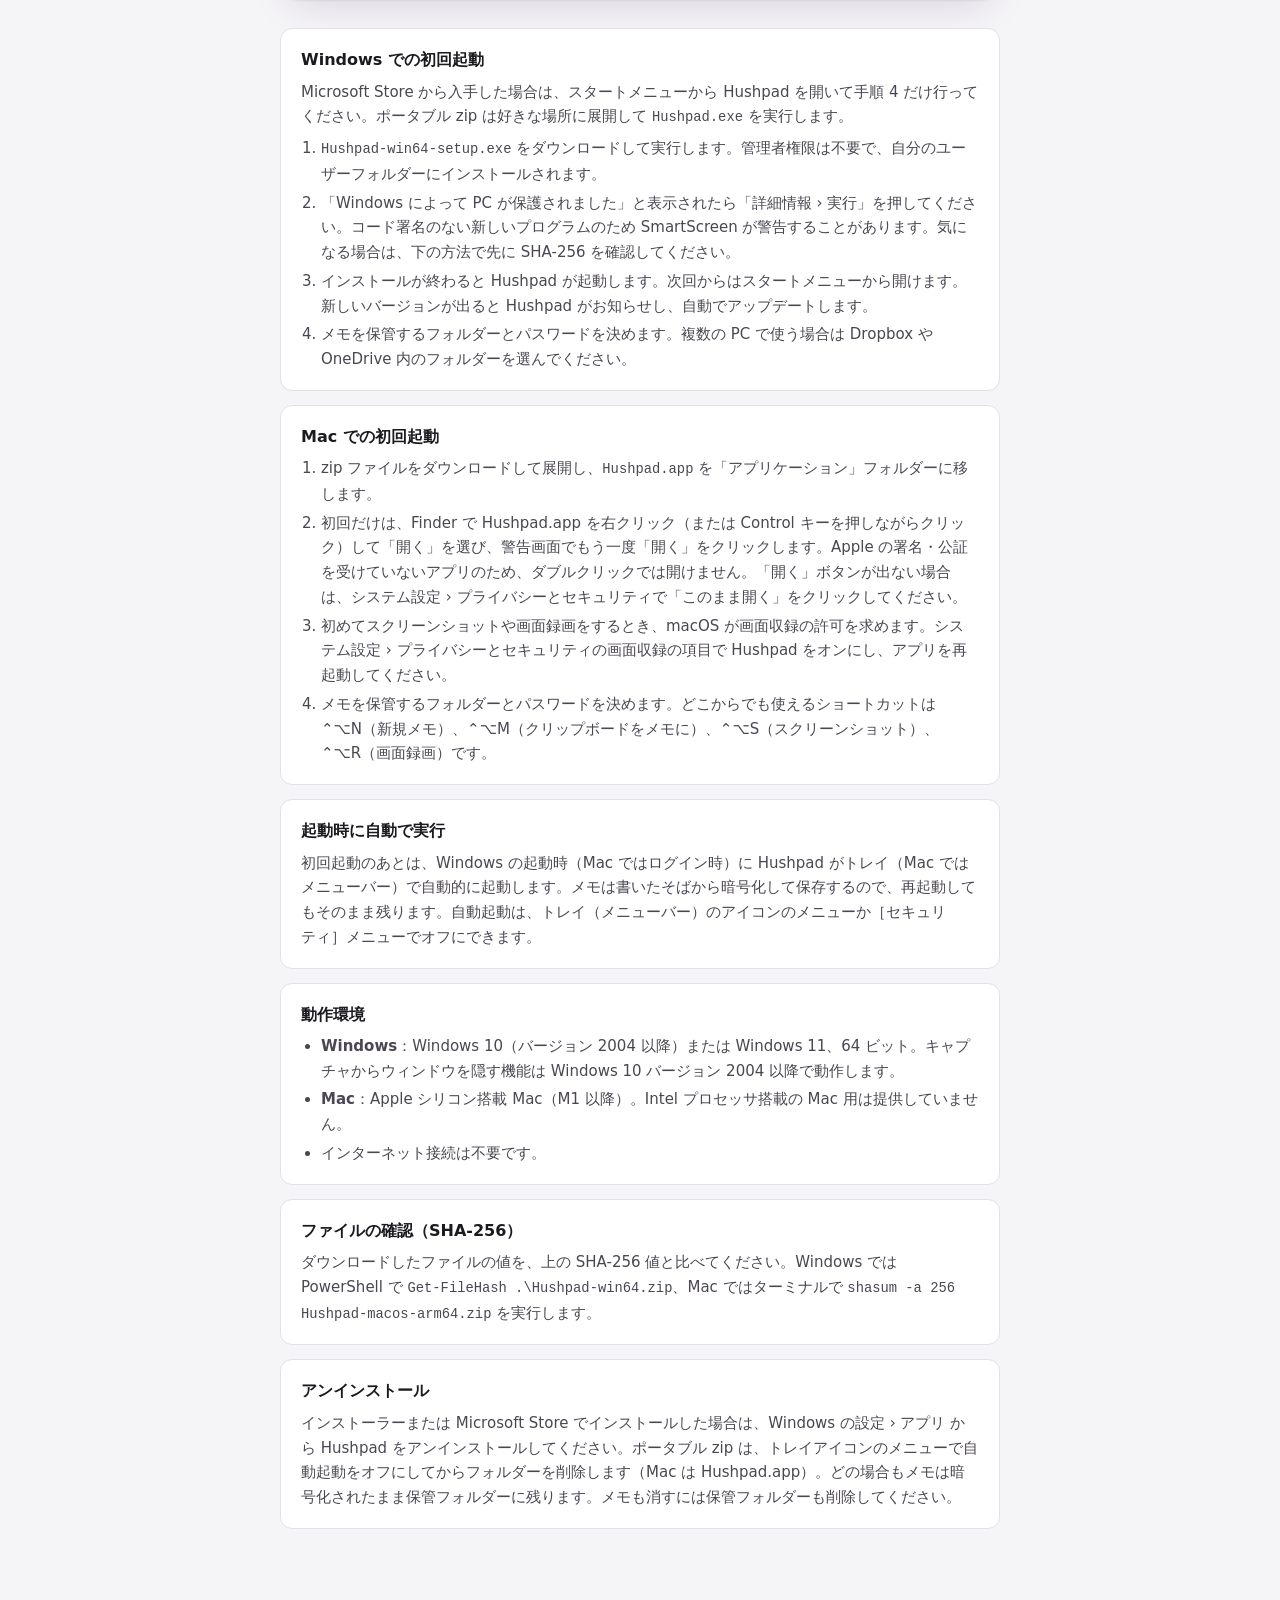
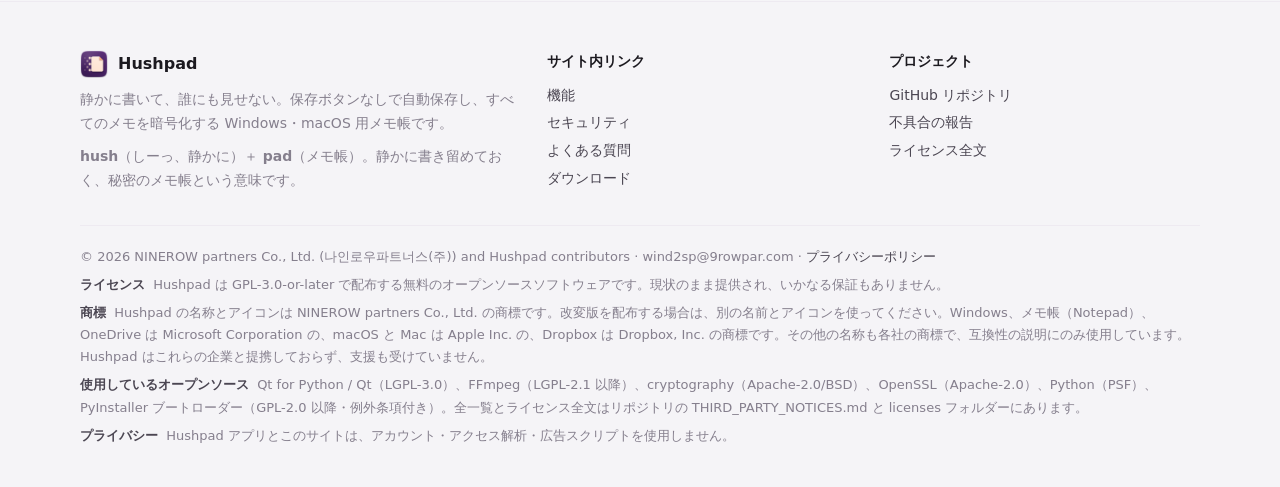
<file: website/ja/download.html>
<!doctype html>
<!-- 이 파일은 build-i18n.mjs가 _templates/download.html + i18n/ja.json으로 만든 결과입니다. 직접 고치지 말고 템플릿·번역을 고친 뒤 다시 생성하세요. -->
<html lang="ja" data-lang="ja" data-root="../" data-page="download" data-public="false">
<head>
<meta charset="utf-8">
<meta name="viewport" content="width=device-width, initial-scale=1">
<title>ダウンロード — Hushpad</title>
<meta name="description" content="Hushpad を無料でダウンロード。Windows 10・11（64 ビット）と Apple シリコン搭載 Mac に対応。初回起動の手順、動作環境、ファイルの確認（SHA-256）。">
<meta property="og:title" content="Hushpad をダウンロード">
<meta property="og:description" content="Hushpad を無料でダウンロード。Windows 10・11（64 ビット）と Apple シリコン搭載 Mac に対応。初回起動の手順、動作環境、ファイルの確認（SHA-256）。">
<meta name="theme-color" content="#7A3C93">
<meta property="og:type" content="website">
<meta property="og:site_name" content="Hushpad">
<meta property="og:locale" content="ja_JP">
<link rel="canonical" href="https://gdra.mycafe24.com/hushpad/ja/download.html">
<link rel="alternate" hreflang="ko" href="https://gdra.mycafe24.com/hushpad/download.html">
<link rel="alternate" hreflang="en" href="https://gdra.mycafe24.com/hushpad/en/download.html">
<link rel="alternate" hreflang="ja" href="https://gdra.mycafe24.com/hushpad/ja/download.html">
<link rel="alternate" hreflang="zh-Hans" href="https://gdra.mycafe24.com/hushpad/zh/download.html">
<link rel="alternate" hreflang="x-default" href="https://gdra.mycafe24.com/hushpad/download.html">
<meta property="og:url" content="https://gdra.mycafe24.com/hushpad/ja/download.html">
<meta property="og:image" content="https://gdra.mycafe24.com/hushpad/assets/img/og-image.png">
<meta property="og:locale:alternate" content="ko_KR">
<meta property="og:locale:alternate" content="en_US">
<meta property="og:locale:alternate" content="zh_CN">
<meta property="og:image:width" content="1200">
<meta property="og:image:height" content="630">
<meta property="og:image:alt" content="Hushpad — 静かに書いて、誰にも見せない">
<meta name="twitter:card" content="summary_large_image">
<link rel="icon" href="../favicon.ico" sizes="any">
<link rel="icon" type="image/png" sizes="32x32" href="../favicon-32.png">
<link rel="apple-touch-icon" href="../apple-touch-icon.png">
<link rel="manifest" href="../site.webmanifest">
<link rel="stylesheet" href="../assets/css/site.css?v=6">
<script src="../assets/js/lang.js?v=6"></script>
</head>
<body>
<a class="skip" href="#main">本文へスキップ</a>
<header class="nav">
  <div class="wrap">
    <a class="brand" href="./"><img src="../assets/img/icon-64.png" alt="" width="28" height="28">Hushpad</a>
    <nav aria-label="メインメニュー">
      <a href="./#features" class="hide-sm">機能</a>
      <a href="./#sync" class="hide-sm">複数の PC</a>
      <a href="./#security" class="hide-sm">セキュリティ</a>
      <a href="./#faq" class="hide-sm">よくある質問</a>
      <a href="download.html">ダウンロード</a>
    </nav>
    <details class="lang">
      <summary aria-label="言語を選択 (Language)"><svg viewBox="0 0 24 24" fill="none" stroke="currentColor" stroke-width="1.8" stroke-linecap="round" aria-hidden="true"><circle cx="12" cy="12" r="9"/><path d="M3 12h18M12 3c2.5 2.6 3.7 5.6 3.7 9s-1.2 6.4-3.7 9c-2.5-2.6-3.7-5.6-3.7-9S9.5 5.6 12 3"/></svg><span>JA</span></summary>
      <ul>
        <li><a href="../download.html" hreflang="ko" lang="ko" data-setlang="ko">한국어</a></li>
        <li><a href="../en/download.html" hreflang="en" lang="en" data-setlang="en">English</a></li>
        <li><a href="../ja/download.html" hreflang="ja" lang="ja" data-setlang="ja" aria-current="true">日本語</a></li>
        <li><a href="../zh/download.html" hreflang="zh-Hans" lang="zh-Hans" data-setlang="zh">简体中文</a></li>
      </ul>
    </details>
  </div>
</header>

<main id="main">
  <section>
    <div class="wrap">
      <div class="dl-card">
        <img src="../assets/img/icon-256.png" alt="" width="80" height="80" style="margin:0 auto 14px">
        <h1 style="margin:0;font-size:30px">Hushpad をダウンロード</h1>
        <div class="ver">バージョン <span data-cfg="version">1.0.7</span> · <span data-cfg="releaseDate">公開準備中</span> · 無料 · GPL-3.0-or-later</div>

        <div class="os-grid">
          <div class="os" data-os-card="win">
            <span class="you">お使いのコンピュータ</span>
            <h2>Windows</h2>
            <p class="os-req">Windows 10（バージョン 2004 以降）・11、64 ビット</p>
            <div class="when-public choices">
              <div class="choice rec">
                <div class="choice-t"><h3>Microsoft Store</h3><span class="tag">おすすめ</span></div>
                <p>警告画面なしでインストールでき、更新は Store が自動で行います。</p>
                <a class="btn primary" href="https://apps.microsoft.com/detail/9P73RW8W1FQV" rel="noopener">Microsoft Store から入手</a>
              </div>
              <div class="choice">
                <div class="choice-t"><h3>インストーラー</h3></div>
                <p>ユーザーフォルダーにインストールします(管理者権限は不要)。スタートメニューに登録され、設定 › アプリから削除できます。新しいバージョンは Hushpad が自動で更新します。</p>
                <a class="btn" data-dl="setup" href="https://github.com/wind2sp/hushpad/releases/latest/download/Hushpad-win64-setup.exe">⬇ インストーラーをダウンロード</a>
                <div class="file"><span data-dl-name="setup">Hushpad-win64-setup.exe</span><span data-dl-size="setup"></span></div>
                <details class="sha"><summary>SHA-256</summary>
                  <code class="sum" id="sha-setup" data-dl-sha="setup">公開時に表示されます</code>
                  <button class="btn small" type="button" data-copy="sha-setup" data-copied="コピーしました" hidden>値をコピー</button>
                </details>
              </div>
              <div class="choice">
                <div class="choice-t"><h3>ポータブル (zip)</h3></div>
                <p>インストールせず、好きなフォルダーに展開して <code>Hushpad.exe</code> を実行します。新しいバージョンは Hushpad が自動で更新します。</p>
                <a class="btn" data-dl="win" href="https://github.com/wind2sp/hushpad/releases/latest/download/Hushpad-win64.zip">⬇ ポータブル zip をダウンロード</a>
                <div class="file"><span data-dl-name="win">Hushpad-win64.zip</span><span data-dl-size="win"></span></div>
                <details class="sha"><summary>SHA-256</summary>
                  <code class="sum" id="sha-win" data-dl-sha="win">公開時に表示されます</code>
                  <button class="btn small" type="button" data-copy="sha-win" data-copied="コピーしました" hidden>値をコピー</button>
                </details>
              </div>
            </div>
            <div class="when-private"><a class="btn primary" aria-disabled="true" href="#">まもなく公開</a></div>
          </div>
          <div class="os" data-os-card="mac">
            <span class="you">お使いのコンピュータ</span>
            <h2>macOS</h2>
            <p class="os-req">Apple シリコン搭載 Mac（M1 以降）</p>
            <div class="when-public choices">
              <div class="choice">
                <div class="choice-t"><h3>Apple シリコン (zip)</h3></div>
                <p>zip を展開し、<code>Hushpad.app</code> をアプリケーションフォルダーに移して使います。</p>
                <a class="btn primary" data-dl="mac" href="https://github.com/wind2sp/hushpad/releases/latest/download/Hushpad-macos-arm64.zip">⬇ Mac 版をダウンロード</a>
                <div class="file"><span data-dl-name="mac">Hushpad-macos-arm64.zip</span><span data-dl-size="mac"></span></div>
                <details class="sha"><summary>SHA-256</summary>
                  <code class="sum" id="sha-mac" data-dl-sha="mac">公開時に表示されます</code>
                  <button class="btn small" type="button" data-copy="sha-mac" data-copied="コピーしました" hidden>値をコピー</button>
                </details>
              </div>
            </div>
            <div class="when-private"><a class="btn primary" aria-disabled="true" href="#">まもなく公開</a></div>
            <p class="os-note">Intel プロセッサ搭載の Mac には対応していません。</p>
          </div>
        </div>

        <p class="notice when-private">現在、正式版を準備しています。公開されたらこのページから直接ダウンロードでき、アドレスも変わりません。</p>
        <p class="release-link when-public"><a data-href="releaseUrl" href="https://github.com/wind2sp/hushpad/releases/latest">GitHub のリリースで見る</a></p>
        <p class="ui-note">アプリは日本語・英語・韓国語・簡体字中国語に対応し、最初はシステムの言語で起動します。言語はメニュー（⋯）›［表示］›［言語］でいつでも切り替えられます。</p>
      </div>

      <div class="req">
        <div class="box" data-os-box="win">
          <h3>Windows での初回起動</h3>
          <p>Microsoft Store から入手した場合は、スタートメニューから Hushpad を開いて手順 4 だけ行ってください。ポータブル zip は好きな場所に展開して <code>Hushpad.exe</code> を実行します。</p>
          <ol><li><code>Hushpad-win64-setup.exe</code> をダウンロードして実行します。管理者権限は不要で、自分のユーザーフォルダーにインストールされます。</li><li>「Windows によって PC が保護されました」と表示されたら「詳細情報 › 実行」を押してください。コード署名のない新しいプログラムのため SmartScreen が警告することがあります。気になる場合は、下の方法で先に SHA-256 を確認してください。</li><li>インストールが終わると Hushpad が起動します。次回からはスタートメニューから開けます。新しいバージョンが出ると Hushpad がお知らせし、自動でアップデートします。</li><li>メモを保管するフォルダーとパスワードを決めます。複数の PC で使う場合は Dropbox や OneDrive 内のフォルダーを選んでください。</li></ol>
        </div>
        <div class="box" data-os-box="mac">
          <h3>Mac での初回起動</h3>
          <ol><li>zip ファイルをダウンロードして展開し、<code>Hushpad.app</code> を「アプリケーション」フォルダーに移します。</li><li>初回だけは、Finder で Hushpad.app を右クリック（または Control キーを押しながらクリック）して「開く」を選び、警告画面でもう一度「開く」をクリックします。Apple の署名・公証を受けていないアプリのため、ダブルクリックでは開けません。「開く」ボタンが出ない場合は、システム設定 › プライバシーとセキュリティで「このまま開く」をクリックしてください。</li><li>初めてスクリーンショットや画面録画をするとき、macOS が画面収録の許可を求めます。システム設定 › プライバシーとセキュリティの画面収録の項目で Hushpad をオンにし、アプリを再起動してください。</li><li>メモを保管するフォルダーとパスワードを決めます。どこからでも使えるショートカットは ⌃⌥N（新規メモ）、⌃⌥M（クリップボードをメモに）、⌃⌥S（スクリーンショット）、⌃⌥R（画面録画）です。</li></ol>
        </div>
        <div class="box">
          <h3>起動時に自動で実行</h3>
          <p>初回起動のあとは、Windows の起動時（Mac ではログイン時）に Hushpad がトレイ（Mac ではメニューバー）で自動的に起動します。メモは書いたそばから暗号化して保存するので、再起動してもそのまま残ります。自動起動は、トレイ（メニューバー）のアイコンのメニューか［セキュリティ］メニューでオフにできます。</p>
        </div>
        <div class="box">
          <h3>動作環境</h3>
          <ul><li><b>Windows</b>：Windows 10（バージョン 2004 以降）または Windows 11、64 ビット。キャプチャからウィンドウを隠す機能は Windows 10 バージョン 2004 以降で動作します。</li><li><b>Mac</b>：Apple シリコン搭載 Mac（M1 以降）。Intel プロセッサ搭載の Mac 用は提供していません。</li><li>インターネット接続は不要です。</li></ul>
        </div>
        <div class="box">
          <h3>ファイルの確認（SHA-256）</h3>
          <p>ダウンロードしたファイルの値を、上の SHA-256 値と比べてください。Windows では PowerShell で <code>Get-FileHash .\Hushpad-win64.zip</code>、Mac ではターミナルで <code>shasum -a 256 Hushpad-macos-arm64.zip</code> を実行します。</p>
        </div>
        <div class="box">
          <h3>アンインストール</h3>
          <p>インストーラーまたは Microsoft Store でインストールした場合は、Windows の設定 › アプリ から Hushpad をアンインストールしてください。ポータブル zip は、トレイアイコンのメニューで自動起動をオフにしてからフォルダーを削除します（Mac は Hushpad.app）。どの場合もメモは暗号化されたまま保管フォルダーに残ります。メモも消すには保管フォルダーも削除してください。</p>
        </div>
      </div>
    </div>
  </section>
</main>

<footer>
  <div class="wrap">
    <div class="ft">
      <div>
        <div class="ft-brand"><img src="../assets/img/icon-64.png" alt="" width="28" height="28" loading="lazy">Hushpad</div>
        <p>静かに書いて、誰にも見せない。保存ボタンなしで自動保存し、すべてのメモを暗号化する Windows・macOS 用メモ帳です。</p>
        <p class="name-line"><b>hush</b>（しーっ、静かに）＋ <b>pad</b>（メモ帳）。静かに書き留めておく、秘密のメモ帳という意味です。</p>
      </div>
      <div>
        <h2>サイト内リンク</h2>
        <ul><li><a href="./#features">機能</a></li><li><a href="./#security">セキュリティ</a></li><li><a href="./#faq">よくある質問</a></li><li><a href="download.html">ダウンロード</a></li></ul>
      </div>
      <div>
        <h2>プロジェクト</h2>
        <ul>
          <li><a data-repo="" data-on-text="GitHub リポジトリ">GitHub リポジトリ（公開準備中）</a></li>
          <li><a data-repo="/issues" data-on-text="不具合の報告">不具合の報告（公開後）</a></li>
          <li><a data-repo="/blob/main/LICENSE" data-on-text="ライセンス全文">ライセンス全文（公開後）</a></li>
        </ul>
      </div>
    </div>
    <div class="legal">
      <p><span data-cfg="copyright">© 2026 NINEROW partners Co., Ltd. (나인로우파트너스(주)) and Hushpad contributors · wind2sp@9rowpar.com</span> · <a href="../privacy.html">プライバシーポリシー</a></p>
      <p><strong>ライセンス</strong> Hushpad は GPL-3.0-or-later で配布する無料のオープンソースソフトウェアです。現状のまま提供され、いかなる保証もありません。</p>
      <p><strong>商標</strong> Hushpad の名称とアイコンは NINEROW partners Co., Ltd. の商標です。改変版を配布する場合は、別の名前とアイコンを使ってください。Windows、メモ帳（Notepad）、OneDrive は Microsoft Corporation の、macOS と Mac は Apple Inc. の、Dropbox は Dropbox, Inc. の商標です。その他の名称も各社の商標で、互換性の説明にのみ使用しています。Hushpad はこれらの企業と提携しておらず、支援も受けていません。</p>
      <p><strong>使用しているオープンソース</strong> Qt for Python / Qt（LGPL-3.0）、FFmpeg（LGPL-2.1 以降）、cryptography（Apache-2.0/BSD）、OpenSSL（Apache-2.0）、Python（PSF）、PyInstaller ブートローダー（GPL-2.0 以降・例外条項付き）。全一覧とライセンス全文はリポジトリの THIRD_PARTY_NOTICES.md と licenses フォルダーにあります。</p>
      <p><strong>プライバシー</strong> Hushpad アプリとこのサイトは、アカウント・アクセス解析・広告スクリプトを使用しません。</p>
    </div>
  </div>
</footer>
<script src="../assets/js/site.js?v=6" defer></script>
</body>
</html>
</file>
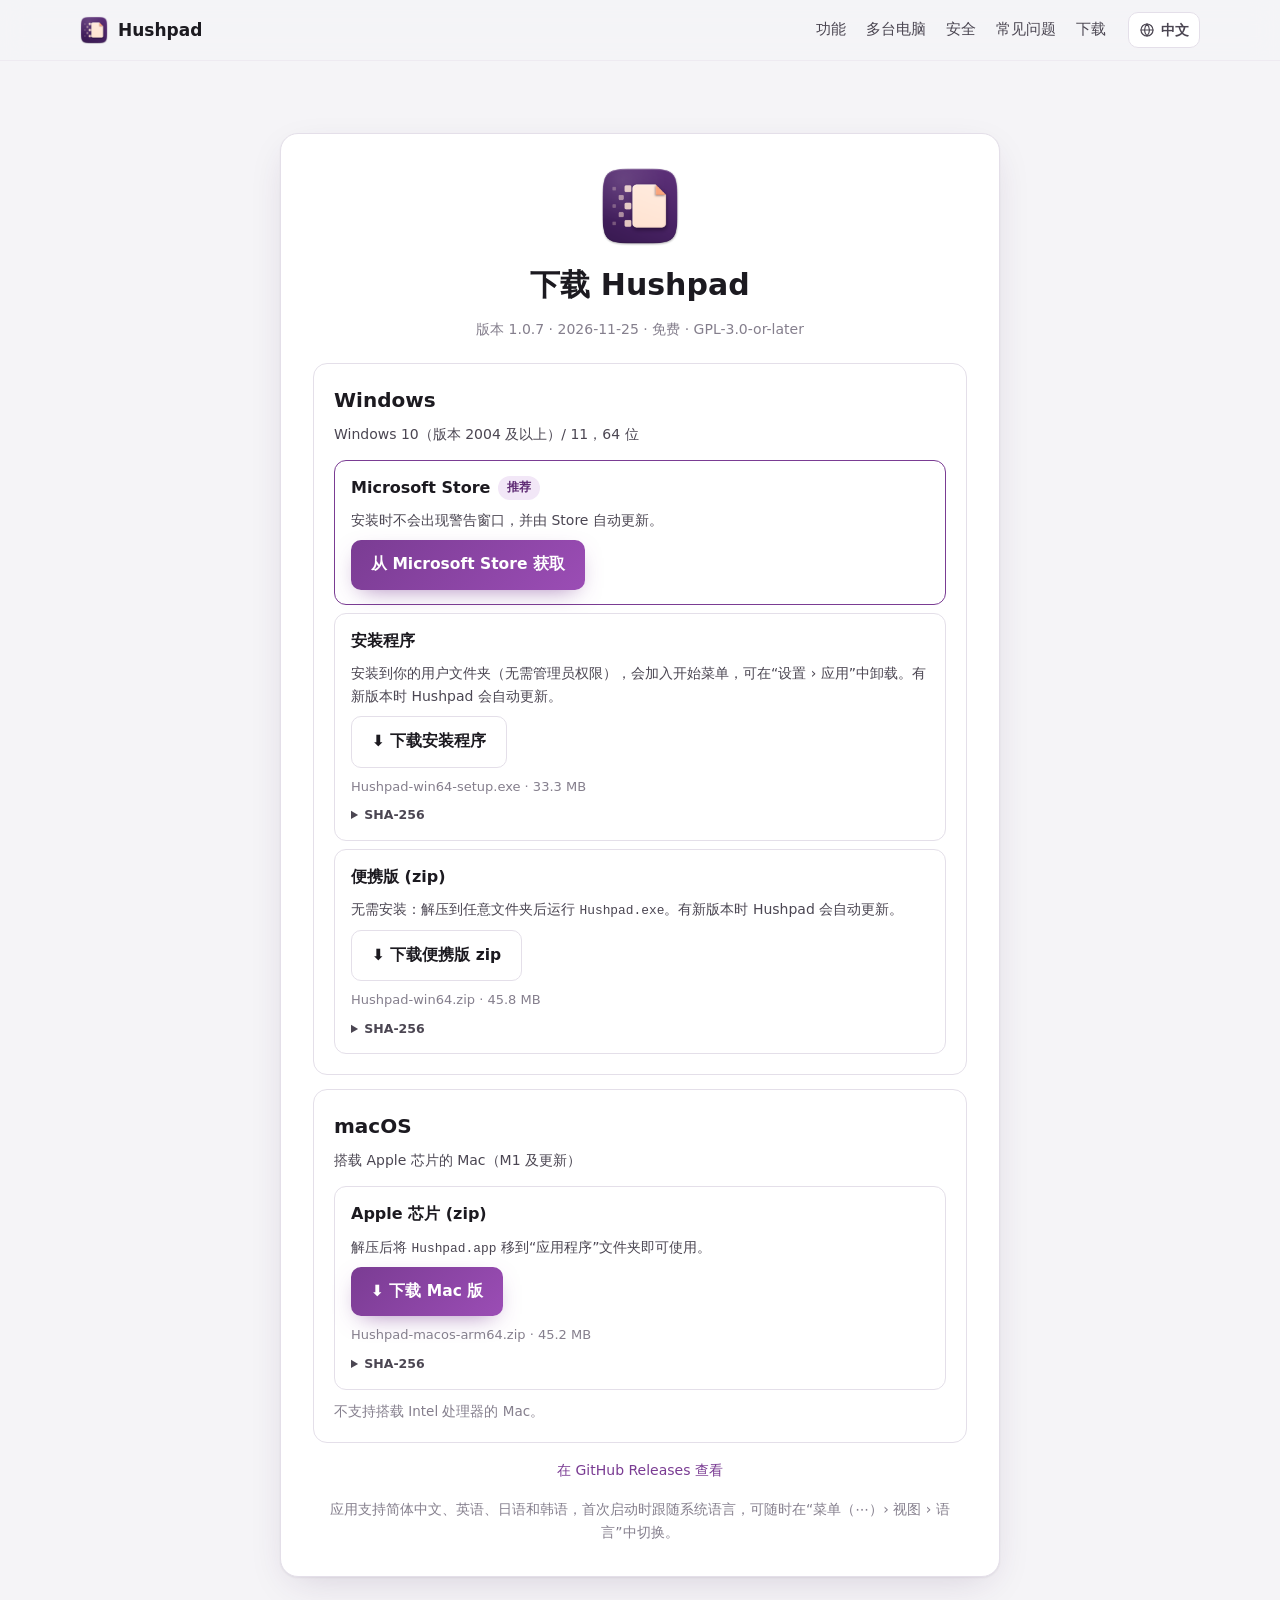
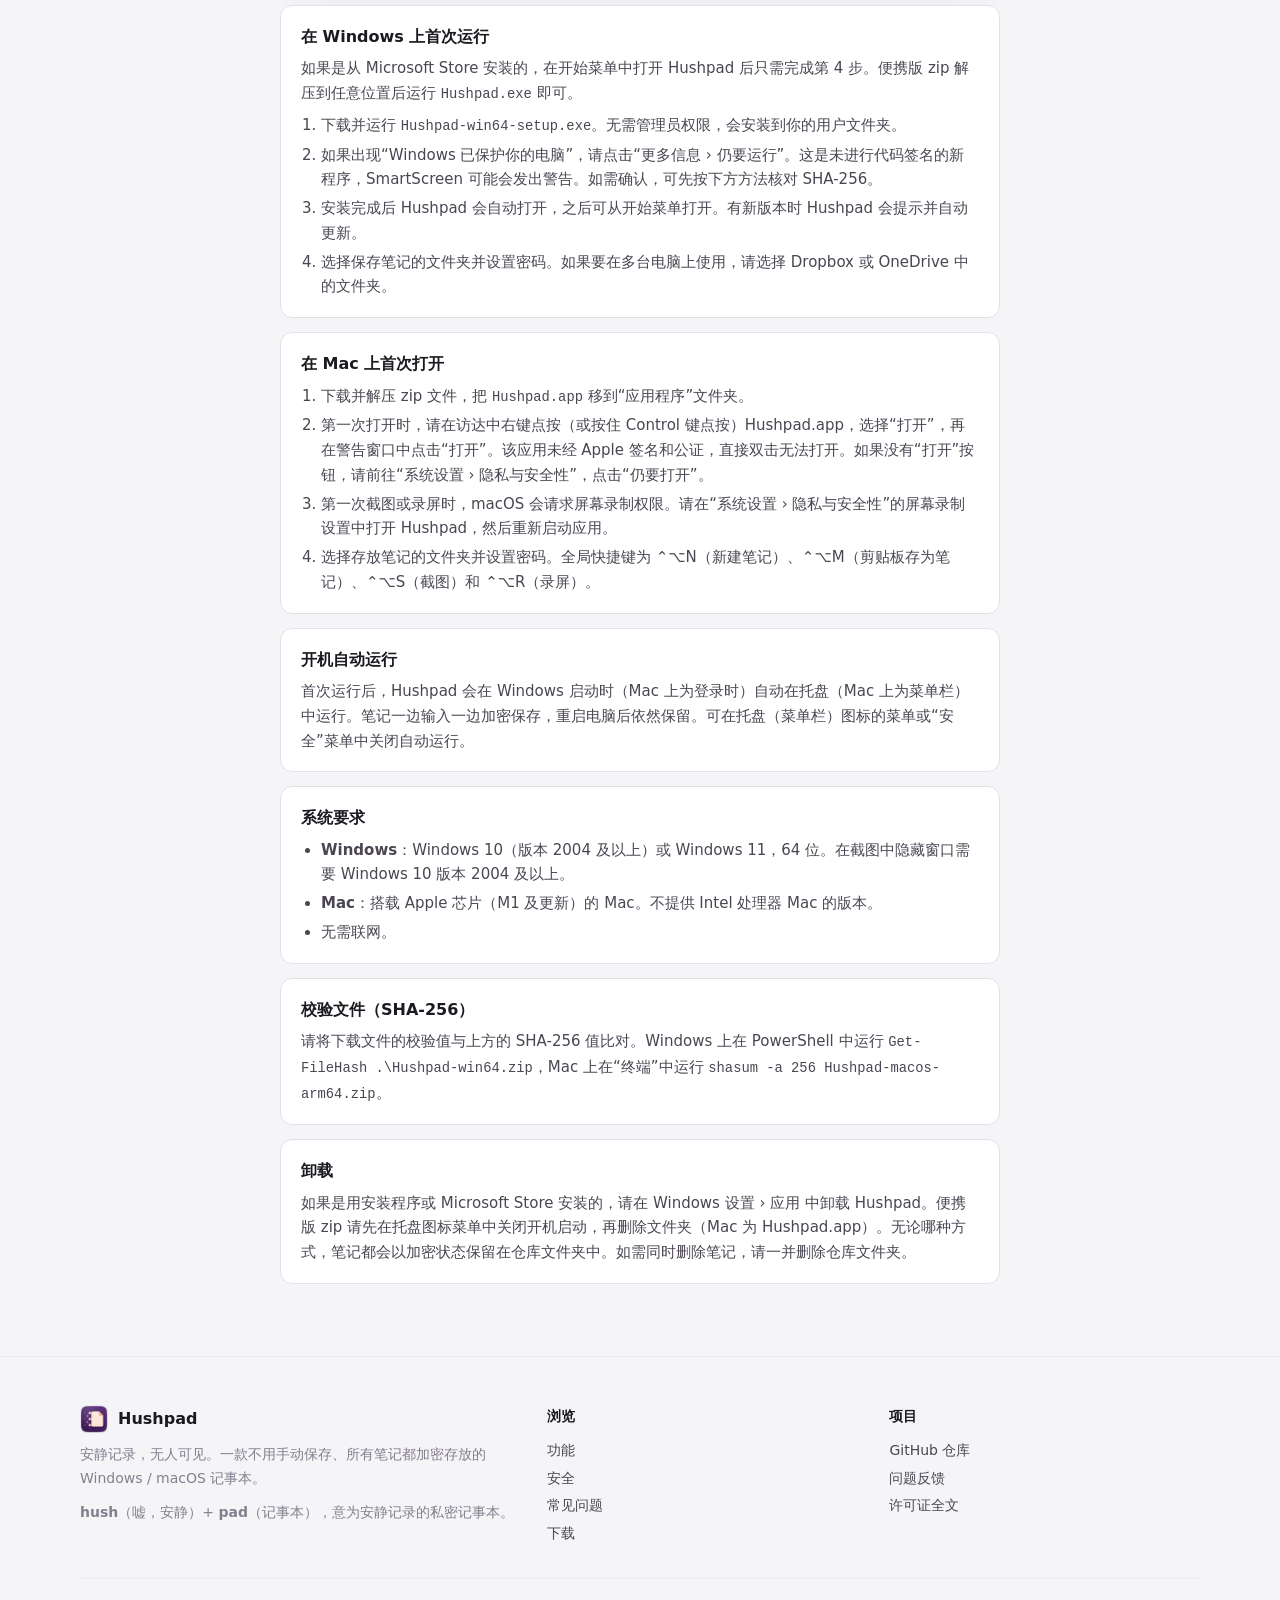
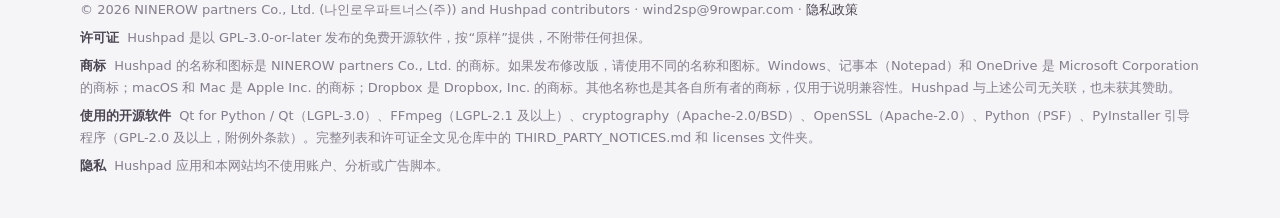
<file: website/zh/download.html>
<!doctype html>
<!-- 이 파일은 build-i18n.mjs가 _templates/download.html + i18n/zh.json으로 만든 결과입니다. 직접 고치지 말고 템플릿·번역을 고친 뒤 다시 생성하세요. -->
<html lang="zh-Hans" data-lang="zh" data-root="../" data-page="download" data-public="false">
<head>
<meta charset="utf-8">
<meta name="viewport" content="width=device-width, initial-scale=1">
<title>下载 — Hushpad</title>
<meta name="description" content="免费下载 Hushpad，支持 Windows 10 / 11（64 位）和搭载 Apple 芯片的 Mac。首次运行步骤、系统要求及文件校验（SHA-256）。">
<meta property="og:title" content="下载 Hushpad">
<meta property="og:description" content="免费下载 Hushpad，支持 Windows 10 / 11（64 位）和搭载 Apple 芯片的 Mac。首次运行步骤、系统要求及文件校验（SHA-256）。">
<meta name="theme-color" content="#7A3C93">
<meta property="og:type" content="website">
<meta property="og:site_name" content="Hushpad">
<meta property="og:locale" content="zh_CN">
<link rel="canonical" href="https://gdra.mycafe24.com/hushpad/zh/download.html">
<link rel="alternate" hreflang="ko" href="https://gdra.mycafe24.com/hushpad/download.html">
<link rel="alternate" hreflang="en" href="https://gdra.mycafe24.com/hushpad/en/download.html">
<link rel="alternate" hreflang="ja" href="https://gdra.mycafe24.com/hushpad/ja/download.html">
<link rel="alternate" hreflang="zh-Hans" href="https://gdra.mycafe24.com/hushpad/zh/download.html">
<link rel="alternate" hreflang="x-default" href="https://gdra.mycafe24.com/hushpad/download.html">
<meta property="og:url" content="https://gdra.mycafe24.com/hushpad/zh/download.html">
<meta property="og:image" content="https://gdra.mycafe24.com/hushpad/assets/img/og-image.png">
<meta property="og:locale:alternate" content="ko_KR">
<meta property="og:locale:alternate" content="en_US">
<meta property="og:locale:alternate" content="ja_JP">
<meta property="og:image:width" content="1200">
<meta property="og:image:height" content="630">
<meta property="og:image:alt" content="Hushpad — 安静记录，无人可见">
<meta name="twitter:card" content="summary_large_image">
<link rel="icon" href="../favicon.ico" sizes="any">
<link rel="icon" type="image/png" sizes="32x32" href="../favicon-32.png">
<link rel="apple-touch-icon" href="../apple-touch-icon.png">
<link rel="manifest" href="../site.webmanifest">
<link rel="stylesheet" href="../assets/css/site.css?v=6">
<script src="../assets/js/lang.js?v=6"></script>
</head>
<body>
<a class="skip" href="#main">跳到正文</a>
<header class="nav">
  <div class="wrap">
    <a class="brand" href="./"><img src="../assets/img/icon-64.png" alt="" width="28" height="28">Hushpad</a>
    <nav aria-label="主菜单">
      <a href="./#features" class="hide-sm">功能</a>
      <a href="./#sync" class="hide-sm">多台电脑</a>
      <a href="./#security" class="hide-sm">安全</a>
      <a href="./#faq" class="hide-sm">常见问题</a>
      <a href="download.html">下载</a>
    </nav>
    <details class="lang">
      <summary aria-label="选择语言 (Language)"><svg viewBox="0 0 24 24" fill="none" stroke="currentColor" stroke-width="1.8" stroke-linecap="round" aria-hidden="true"><circle cx="12" cy="12" r="9"/><path d="M3 12h18M12 3c2.5 2.6 3.7 5.6 3.7 9s-1.2 6.4-3.7 9c-2.5-2.6-3.7-5.6-3.7-9S9.5 5.6 12 3"/></svg><span>中文</span></summary>
      <ul>
        <li><a href="../download.html" hreflang="ko" lang="ko" data-setlang="ko">한국어</a></li>
        <li><a href="../en/download.html" hreflang="en" lang="en" data-setlang="en">English</a></li>
        <li><a href="../ja/download.html" hreflang="ja" lang="ja" data-setlang="ja">日本語</a></li>
        <li><a href="../zh/download.html" hreflang="zh-Hans" lang="zh-Hans" data-setlang="zh" aria-current="true">简体中文</a></li>
      </ul>
    </details>
  </div>
</header>

<main id="main">
  <section>
    <div class="wrap">
      <div class="dl-card">
        <img src="../assets/img/icon-256.png" alt="" width="80" height="80" style="margin:0 auto 14px">
        <h1 style="margin:0;font-size:30px">下载 Hushpad</h1>
        <div class="ver">版本 <span data-cfg="version">1.0.7</span> · <span data-cfg="releaseDate">即将发布</span> · 免费 · GPL-3.0-or-later</div>

        <div class="os-grid">
          <div class="os" data-os-card="win">
            <span class="you">当前设备</span>
            <h2>Windows</h2>
            <p class="os-req">Windows 10（版本 2004 及以上）/ 11，64 位</p>
            <div class="when-public choices">
              <div class="choice rec">
                <div class="choice-t"><h3>Microsoft Store</h3><span class="tag">推荐</span></div>
                <p>安装时不会出现警告窗口，并由 Store 自动更新。</p>
                <a class="btn primary" href="https://apps.microsoft.com/detail/9P73RW8W1FQV" rel="noopener">从 Microsoft Store 获取</a>
              </div>
              <div class="choice">
                <div class="choice-t"><h3>安装程序</h3></div>
                <p>安装到你的用户文件夹（无需管理员权限），会加入开始菜单，可在“设置 › 应用”中卸载。有新版本时 Hushpad 会自动更新。</p>
                <a class="btn" data-dl="setup" href="https://github.com/wind2sp/hushpad/releases/latest/download/Hushpad-win64-setup.exe">⬇ 下载安装程序</a>
                <div class="file"><span data-dl-name="setup">Hushpad-win64-setup.exe</span><span data-dl-size="setup"></span></div>
                <details class="sha"><summary>SHA-256</summary>
                  <code class="sum" id="sha-setup" data-dl-sha="setup">发布时显示</code>
                  <button class="btn small" type="button" data-copy="sha-setup" data-copied="已复制" hidden>复制</button>
                </details>
              </div>
              <div class="choice">
                <div class="choice-t"><h3>便携版 (zip)</h3></div>
                <p>无需安装：解压到任意文件夹后运行 <code>Hushpad.exe</code>。有新版本时 Hushpad 会自动更新。</p>
                <a class="btn" data-dl="win" href="https://github.com/wind2sp/hushpad/releases/latest/download/Hushpad-win64.zip">⬇ 下载便携版 zip</a>
                <div class="file"><span data-dl-name="win">Hushpad-win64.zip</span><span data-dl-size="win"></span></div>
                <details class="sha"><summary>SHA-256</summary>
                  <code class="sum" id="sha-win" data-dl-sha="win">发布时显示</code>
                  <button class="btn small" type="button" data-copy="sha-win" data-copied="已复制" hidden>复制</button>
                </details>
              </div>
            </div>
            <div class="when-private"><a class="btn primary" aria-disabled="true" href="#">即将发布</a></div>
          </div>
          <div class="os" data-os-card="mac">
            <span class="you">当前设备</span>
            <h2>macOS</h2>
            <p class="os-req">搭载 Apple 芯片的 Mac（M1 及更新）</p>
            <div class="when-public choices">
              <div class="choice">
                <div class="choice-t"><h3>Apple 芯片 (zip)</h3></div>
                <p>解压后将 <code>Hushpad.app</code> 移到“应用程序”文件夹即可使用。</p>
                <a class="btn primary" data-dl="mac" href="https://github.com/wind2sp/hushpad/releases/latest/download/Hushpad-macos-arm64.zip">⬇ 下载 Mac 版</a>
                <div class="file"><span data-dl-name="mac">Hushpad-macos-arm64.zip</span><span data-dl-size="mac"></span></div>
                <details class="sha"><summary>SHA-256</summary>
                  <code class="sum" id="sha-mac" data-dl-sha="mac">发布时显示</code>
                  <button class="btn small" type="button" data-copy="sha-mac" data-copied="已复制" hidden>复制</button>
                </details>
              </div>
            </div>
            <div class="when-private"><a class="btn primary" aria-disabled="true" href="#">即将发布</a></div>
            <p class="os-note">不支持搭载 Intel 处理器的 Mac。</p>
          </div>
        </div>

        <p class="notice when-private">正式版正在准备中。发布后即可在本页面直接下载，网址保持不变。</p>
        <p class="release-link when-public"><a data-href="releaseUrl" href="https://github.com/wind2sp/hushpad/releases/latest">在 GitHub Releases 查看</a></p>
        <p class="ui-note">应用支持简体中文、英语、日语和韩语，首次启动时跟随系统语言，可随时在“菜单（⋯）› 视图 › 语言”中切换。</p>
      </div>

      <div class="req">
        <div class="box" data-os-box="win">
          <h3>在 Windows 上首次运行</h3>
          <p>如果是从 Microsoft Store 安装的，在开始菜单中打开 Hushpad 后只需完成第 4 步。便携版 zip 解压到任意位置后运行 <code>Hushpad.exe</code> 即可。</p>
          <ol><li>下载并运行 <code>Hushpad-win64-setup.exe</code>。无需管理员权限，会安装到你的用户文件夹。</li><li>如果出现“Windows 已保护你的电脑”，请点击“更多信息 › 仍要运行”。这是未进行代码签名的新程序，SmartScreen 可能会发出警告。如需确认，可先按下方方法核对 SHA-256。</li><li>安装完成后 Hushpad 会自动打开，之后可从开始菜单打开。有新版本时 Hushpad 会提示并自动更新。</li><li>选择保存笔记的文件夹并设置密码。如果要在多台电脑上使用，请选择 Dropbox 或 OneDrive 中的文件夹。</li></ol>
        </div>
        <div class="box" data-os-box="mac">
          <h3>在 Mac 上首次打开</h3>
          <ol><li>下载并解压 zip 文件，把 <code>Hushpad.app</code> 移到“应用程序”文件夹。</li><li>第一次打开时，请在访达中右键点按（或按住 Control 键点按）Hushpad.app，选择“打开”，再在警告窗口中点击“打开”。该应用未经 Apple 签名和公证，直接双击无法打开。如果没有“打开”按钮，请前往“系统设置 › 隐私与安全性”，点击“仍要打开”。</li><li>第一次截图或录屏时，macOS 会请求屏幕录制权限。请在“系统设置 › 隐私与安全性”的屏幕录制设置中打开 Hushpad，然后重新启动应用。</li><li>选择存放笔记的文件夹并设置密码。全局快捷键为 ⌃⌥N（新建笔记）、⌃⌥M（剪贴板存为笔记）、⌃⌥S（截图）和 ⌃⌥R（录屏）。</li></ol>
        </div>
        <div class="box">
          <h3>开机自动运行</h3>
          <p>首次运行后，Hushpad 会在 Windows 启动时（Mac 上为登录时）自动在托盘（Mac 上为菜单栏）中运行。笔记一边输入一边加密保存，重启电脑后依然保留。可在托盘（菜单栏）图标的菜单或“安全”菜单中关闭自动运行。</p>
        </div>
        <div class="box">
          <h3>系统要求</h3>
          <ul><li><b>Windows</b>：Windows 10（版本 2004 及以上）或 Windows 11，64 位。在截图中隐藏窗口需要 Windows 10 版本 2004 及以上。</li><li><b>Mac</b>：搭载 Apple 芯片（M1 及更新）的 Mac。不提供 Intel 处理器 Mac 的版本。</li><li>无需联网。</li></ul>
        </div>
        <div class="box">
          <h3>校验文件（SHA-256）</h3>
          <p>请将下载文件的校验值与上方的 SHA-256 值比对。Windows 上在 PowerShell 中运行 <code>Get-FileHash .\Hushpad-win64.zip</code>，Mac 上在“终端”中运行 <code>shasum -a 256 Hushpad-macos-arm64.zip</code>。</p>
        </div>
        <div class="box">
          <h3>卸载</h3>
          <p>如果是用安装程序或 Microsoft Store 安装的，请在 Windows 设置 › 应用 中卸载 Hushpad。便携版 zip 请先在托盘图标菜单中关闭开机启动，再删除文件夹（Mac 为 Hushpad.app）。无论哪种方式，笔记都会以加密状态保留在仓库文件夹中。如需同时删除笔记，请一并删除仓库文件夹。</p>
        </div>
      </div>
    </div>
  </section>
</main>

<footer>
  <div class="wrap">
    <div class="ft">
      <div>
        <div class="ft-brand"><img src="../assets/img/icon-64.png" alt="" width="28" height="28" loading="lazy">Hushpad</div>
        <p>安静记录，无人可见。一款不用手动保存、所有笔记都加密存放的 Windows / macOS 记事本。</p>
        <p class="name-line"><b>hush</b>（嘘，安静）+ <b>pad</b>（记事本），意为安静记录的私密记事本。</p>
      </div>
      <div>
        <h2>浏览</h2>
        <ul><li><a href="./#features">功能</a></li><li><a href="./#security">安全</a></li><li><a href="./#faq">常见问题</a></li><li><a href="download.html">下载</a></li></ul>
      </div>
      <div>
        <h2>项目</h2>
        <ul>
          <li><a data-repo="" data-on-text="GitHub 仓库">GitHub 仓库（即将公开）</a></li>
          <li><a data-repo="/issues" data-on-text="问题反馈">问题反馈（公开后）</a></li>
          <li><a data-repo="/blob/main/LICENSE" data-on-text="许可证全文">许可证全文（公开后）</a></li>
        </ul>
      </div>
    </div>
    <div class="legal">
      <p><span data-cfg="copyright">© 2026 NINEROW partners Co., Ltd. (나인로우파트너스(주)) and Hushpad contributors · wind2sp@9rowpar.com</span> · <a href="../privacy.html">隐私政策</a></p>
      <p><strong>许可证</strong> Hushpad 是以 GPL-3.0-or-later 发布的免费开源软件，按“原样”提供，不附带任何担保。</p>
      <p><strong>商标</strong> Hushpad 的名称和图标是 NINEROW partners Co., Ltd. 的商标。如果发布修改版，请使用不同的名称和图标。Windows、记事本（Notepad）和 OneDrive 是 Microsoft Corporation 的商标；macOS 和 Mac 是 Apple Inc. 的商标；Dropbox 是 Dropbox, Inc. 的商标。其他名称也是其各自所有者的商标，仅用于说明兼容性。Hushpad 与上述公司无关联，也未获其赞助。</p>
      <p><strong>使用的开源软件</strong> Qt for Python / Qt（LGPL-3.0）、FFmpeg（LGPL-2.1 及以上）、cryptography（Apache-2.0/BSD）、OpenSSL（Apache-2.0）、Python（PSF）、PyInstaller 引导程序（GPL-2.0 及以上，附例外条款）。完整列表和许可证全文见仓库中的 THIRD_PARTY_NOTICES.md 和 licenses 文件夹。</p>
      <p><strong>隐私</strong> Hushpad 应用和本网站均不使用账户、分析或广告脚本。</p>
    </div>
  </div>
</footer>
<script src="../assets/js/site.js?v=6" defer></script>
</body>
</html>
</file>
<file: website/assets/css/site.css>
/* Hushpad — 공식 홈페이지. 외부 글꼴·CDN 없음. 색은 앱(theme.py)과 같은 토큰. */
:root {
  --bg: #F5F4F7; --bg2: #FFFFFF; --card: #FFFFFF; --line: #E4DFE9; --line2: #EEEAF1;
  --text: #1C1A20; --text2: #4B4652; --muted: #857F8D;
  --accent: #7A3C93; --accent2: #9B4DB5; --accent-ink: #5E2A73; --tint: #F2E7F7;
  --peach: #E0703F; --peach-soft: #FFE6D6; --ok: #0F7B3F;
  --shadow: 0 1px 2px rgba(40, 20, 50, .06), 0 12px 40px -12px rgba(60, 25, 80, .18);
  --radius: 14px;
  color-scheme: light;
}
@media (prefers-color-scheme: dark) {
  :root {
    --bg: #141216; --bg2: #1C1A1F; --card: #222026; --line: #34303A; --line2: #2B2830;
    --text: #EEEAF2; --text2: #B9B2C2; --muted: #8A8394;
    --accent: #C77DDF; --accent2: #9B4DB5; --accent-ink: #F6DDFF; --tint: #3A2645;
    --peach: #FFB38A; --peach-soft: #3B2A24; --ok: #5FCB8A;
    --shadow: 0 1px 2px rgba(0, 0, 0, .4), 0 18px 50px -16px rgba(0, 0, 0, .7);
    color-scheme: dark;
  }
}
* { box-sizing: border-box; }
html { scroll-behavior: smooth; -webkit-text-size-adjust: 100%; }
body {
  margin: 0; background: var(--bg); color: var(--text);
  font: 16px/1.65 "Pretendard", "Pretendard Variable", "Apple SD Gothic Neo", "Malgun Gothic", system-ui, sans-serif;
  overflow-wrap: anywhere;
}
/* 언어별 글꼴·줄바꿈 (외부 글꼴 없음, 시스템 글꼴만)
   - 한국어만 keep-all(어절 단위). 일본어·중국어에 keep-all을 걸면 띄어쓰기가 없어 한 문장이 통째로 넘칩니다.
   - 일본어·중국어는 금칙 처리(line-break: strict), 영어는 기본값. */
html:lang(ko) body { word-break: keep-all; }
html:lang(en) body { font-family: system-ui, "Segoe UI", -apple-system, "Helvetica Neue", Arial, sans-serif; }
html:lang(ja) body { font-family: "Hiragino Sans", "Hiragino Kaku Gothic ProN", "Yu Gothic UI", "Yu Gothic", "Meiryo", system-ui, sans-serif;
  word-break: normal; line-break: strict; }
html:lang(zh) body { font-family: "PingFang SC", "Microsoft YaHei UI", "Microsoft YaHei", "Noto Sans SC", system-ui, sans-serif;
  word-break: normal; line-break: strict; }
html:lang(ja) h1, html:lang(ja) h2, html:lang(ja) h3 { word-break: auto-phrase; } /* 지원 브라우저에서 일본어 문절 단위 */
html:lang(ja) .hero h1, html:lang(zh) .hero h1 { letter-spacing: 0; }
.skip { position: absolute; left: 12px; top: -60px; z-index: 50; padding: 8px 14px; border-radius: 8px; background: var(--card);
  border: 1px solid var(--line); color: var(--text); }
.skip:focus { top: 10px; }
a { color: var(--accent); text-decoration: none; }
a:hover { text-decoration: underline; }
img { max-width: 100%; height: auto; display: block; }
.wrap { width: min(1120px, 100% - 32px); margin: 0 auto; }
/* 코드 글꼴 고정: 일본어 글꼴(MS Gothic 등)은 \ 를 ¥ 로 그려 C:\ 경로가 깨져 보입니다. */
code { font-family: "Cascadia Mono", Consolas, "Courier New", monospace; font-size: .92em; }
kbd {
  font: 600 12px/1 "Cascadia Mono", Consolas, monospace; padding: 4px 7px; border-radius: 6px;
  background: var(--bg2); border: 1px solid var(--line); border-bottom-width: 2px; color: var(--text2); white-space: nowrap;
}

/* 머리글 */
.nav { position: sticky; top: 0; z-index: 10; backdrop-filter: saturate(1.4) blur(14px);
  background: color-mix(in srgb, var(--bg) 82%, transparent); border-bottom: 1px solid var(--line2); }
.nav .wrap { display: flex; align-items: center; gap: 22px; height: 60px; }
.brand { display: flex; align-items: center; gap: 10px; font-weight: 700; font-size: 17px; color: var(--text); }
.brand:hover { text-decoration: none; }
.brand img { width: 28px; height: 28px; }
.nav nav { display: flex; gap: 20px; margin-left: auto; font-size: 14.5px; }
.nav nav a { color: var(--text2); }
.nav nav a:hover { color: var(--text); text-decoration: none; }

/* 언어 메뉴: <details> 기반이라 JS 없이도 열리고 키보드(Tab·Enter·Space)로 쓸 수 있음. Esc·바깥 클릭 닫기는 lang.js */
.lang { position: relative; flex: none; }
.lang summary { list-style: none; display: inline-flex; align-items: center; gap: 6px; min-height: 36px; padding: 6px 10px;
  border-radius: 10px; border: 1px solid var(--line); background: var(--card); color: var(--text2);
  font-size: 13.5px; font-weight: 600; cursor: pointer; user-select: none; white-space: nowrap; }
.lang summary::-webkit-details-marker { display: none; }
.lang summary:hover, .lang[open] summary { color: var(--text); border-color: var(--accent); }
.lang summary svg { width: 16px; height: 16px; }
.lang ul { position: absolute; right: 0; top: calc(100% + 6px); z-index: 20; list-style: none; margin: 0; min-width: 150px;
  padding: 6px; border-radius: 12px; border: 1px solid var(--line); background: var(--card); box-shadow: var(--shadow); }
.lang a { display: block; padding: 8px 12px; border-radius: 8px; font-size: 14.5px; color: var(--text2); }
.lang a:hover { background: var(--tint); color: var(--text); text-decoration: none; }
.lang a[aria-current="true"] { color: var(--accent); font-weight: 600; }
.lang a[aria-current="true"]::after { content: " ✓"; }
a:focus-visible, summary:focus-visible, .btn:focus-visible { outline: 2px solid var(--accent); outline-offset: 2px; }

/* 버튼 */
.btn { display: inline-flex; align-items: center; gap: 8px; padding: 12px 20px; border-radius: 10px; font-weight: 600;
  font-size: 15.5px; border: 1px solid var(--line); background: var(--card); color: var(--text); cursor: pointer; }
.btn:hover { text-decoration: none; border-color: var(--accent); }
.btn.primary { background: linear-gradient(135deg, #7A3C93, #9B4DB5); color: #fff; border: 0;
  box-shadow: 0 8px 24px -10px rgba(122, 60, 147, .7); }
.btn.primary:hover { filter: brightness(1.07); }
.btn.small { padding: 8px 14px; font-size: 14px; }
.btn[aria-disabled="true"] { opacity: .55; pointer-events: none; }

/* 히어로 */
.hero { padding: 72px 0 40px; text-align: center; position: relative; overflow: hidden; }
.hero::before { content: ""; position: absolute; inset: -40% -10% auto; height: 520px; z-index: -1;
  background: radial-gradient(closest-side, color-mix(in srgb, var(--accent) 18%, transparent), transparent 70%),
              radial-gradient(closest-side at 70% 40%, color-mix(in srgb, var(--peach) 14%, transparent), transparent 70%); }
.hero .app-icon { width: 96px; height: 96px; margin: 0 auto 22px; filter: drop-shadow(0 14px 24px rgba(90, 30, 110, .35)); }
.eyebrow { display: inline-block; font-size: 13px; font-weight: 600; letter-spacing: .3px; color: var(--accent-ink);
  background: var(--tint); padding: 5px 12px; border-radius: 999px; margin-bottom: 18px; }
.hero h1 { font-size: clamp(34px, 6vw, 58px); line-height: 1.15; margin: 0 0 16px; letter-spacing: -1px; }
.hero h1 em { font-style: normal; background: linear-gradient(120deg, var(--accent), var(--peach));
  -webkit-background-clip: text; background-clip: text; color: transparent; }
.hero p.lead { font-size: clamp(16px, 2.2vw, 19px); color: var(--text2); max-width: 640px; margin: 0 auto 28px; }
.cta { display: flex; gap: 12px; justify-content: center; flex-wrap: wrap; }
.hero .meta { margin-top: 16px; font-size: 13.5px; color: var(--muted); }
.shot { margin: 48px auto 0; border-radius: 14px; overflow: hidden; border: 1px solid var(--line); box-shadow: var(--shadow);
  max-width: 1040px; background: var(--card); }
.shot .light { display: block; } .shot .dark { display: none; }
@media (prefers-color-scheme: dark) { .shot .light { display: none; } .shot .dark { display: block; } }

/* 섹션 */
section { padding: 72px 0; }
section.alt { background: var(--bg2); border-block: 1px solid var(--line2); }
.sec-head { text-align: center; max-width: 680px; margin: 0 auto 40px; }
.sec-head h2 { font-size: clamp(26px, 3.6vw, 36px); line-height: 1.25; margin: 0 0 10px; letter-spacing: -.5px; }
.sec-head p { color: var(--text2); margin: 0; }

/* 문제 → 해결 */
.pains { display: grid; grid-template-columns: repeat(3, 1fr); gap: 16px; }
.pain { background: var(--card); border: 1px solid var(--line); border-radius: var(--radius); padding: 22px; }
.pain .q { color: var(--muted); font-size: 14px; margin-bottom: 8px; }
.pain .a { font-weight: 600; }

/* 기능 */
.grid { display: grid; grid-template-columns: repeat(3, 1fr); gap: 16px; }
.feat { background: var(--card); border: 1px solid var(--line); border-radius: var(--radius); padding: 24px; }
.feat .ic { width: 40px; height: 40px; border-radius: 10px; display: grid; place-items: center; margin-bottom: 14px;
  background: var(--tint); color: var(--accent); }
.feat .ic svg { width: 22px; height: 22px; }
.feat h3 { margin: 0 0 6px; font-size: 17px; }
.feat p { margin: 0; color: var(--text2); font-size: 15px; }

/* 보안 */
.split { display: grid; grid-template-columns: 1.1fr 1fr; gap: 40px; align-items: center; }
.checks { list-style: none; padding: 0; margin: 0; display: grid; gap: 14px; }
.checks li { display: grid; grid-template-columns: 24px 1fr; gap: 12px; }
.checks li svg { width: 22px; height: 22px; color: var(--ok); margin-top: 2px; }
.checks b { display: block; }
.checks span { color: var(--text2); font-size: 15px; }
.vault { background: var(--card); border: 1px solid var(--line); border-radius: var(--radius); padding: 22px;
  font: 13.5px/1.7 "Cascadia Mono", Consolas, monospace; color: var(--text2); box-shadow: var(--shadow); overflow-x: auto; }
.vault .dim { color: var(--muted); }
.vault .acc { color: var(--accent); }

/* 단축키 */
.keys { display: grid; grid-template-columns: repeat(2, 1fr); gap: 10px 32px; max-width: 860px; margin: 0 auto; }
.keys div { display: flex; justify-content: space-between; align-items: center; gap: 16px; padding: 12px 0;
  border-bottom: 1px solid var(--line2); }
.keys span { color: var(--text2); }

/* 캡처 섹션 그림 */
.capture-demo { position: relative; border-radius: var(--radius); border: 1px solid var(--line); background: var(--card);
  padding: 22px; box-shadow: var(--shadow); }
.capture-demo .row { display: grid; grid-template-columns: 1fr 1fr; gap: 14px; }
.capture-demo .pane { border-radius: 10px; border: 1px dashed var(--line); padding: 14px; min-height: 150px; font-size: 13.5px; color: var(--muted); }
.capture-demo .pane b { display: block; color: var(--text); margin-bottom: 8px; font-size: 14px; }
.ghost { height: 86px; border-radius: 8px; background: repeating-linear-gradient(-45deg, var(--tint), var(--tint) 6px, transparent 6px, transparent 12px);
  opacity: .9; display: grid; place-items: center; color: var(--accent-ink); font-weight: 600; font-size: 13px; }
.ghost.gone { background: none; border: 1px dashed var(--line); color: var(--muted); font-weight: 500; }

/* FAQ */
.faq { max-width: 800px; margin: 0 auto; }
.faq details { background: var(--card); border: 1px solid var(--line); border-radius: 12px; padding: 0 20px; margin-bottom: 10px; }
.faq summary { cursor: pointer; padding: 18px 0; font-weight: 600; list-style: none; display: flex; justify-content: space-between; gap: 12px; }
.faq summary::-webkit-details-marker { display: none; }
.faq summary::after { content: "+"; color: var(--muted); font-weight: 400; font-size: 20px; line-height: 1; }
.faq details[open] summary::after { content: "−"; }
.faq details p { margin: 0 0 18px; color: var(--text2); }

/* 다운로드 */
.dl-card { max-width: 720px; margin: 0 auto; background: var(--card); border: 1px solid var(--line); border-radius: 18px;
  padding: 32px; box-shadow: var(--shadow); text-align: center; }
.dl-card .ver { color: var(--muted); font-size: 14px; margin: 8px 0 22px; }
.notice { border-radius: 12px; padding: 14px 16px; background: var(--peach-soft); color: var(--text); font-size: 15px; margin: 18px 0 0; text-align: left; }
.req { max-width: 720px; margin: 28px auto 0; display: grid; gap: 14px; }
.req .box { background: var(--card); border: 1px solid var(--line); border-radius: 12px; padding: 18px 20px; }
.req h3 { margin: 0 0 6px; font-size: 16px; }
.req p, .req li { color: var(--text2); font-size: 15px; margin: 0; }
.req ol { margin: 6px 0 0; padding-left: 20px; }
code.sum { display: block; margin-top: 8px; font: 12.5px/1.5 "Cascadia Mono", Consolas, monospace; word-break: break-all;
  background: var(--bg); border: 1px solid var(--line2); border-radius: 8px; padding: 10px; color: var(--text2); }

.ui-note { margin: 16px 0 0; font-size: 14px; color: var(--muted); }
/* 다운로드: OS별 카드. site.js가 <html data-os>를 정하면 그 OS 카드를 강조하고 앞으로 */
.os-grid { display: grid; grid-template-columns: 1fr 1fr; gap: 14px; text-align: left; }
.os { position: relative; display: flex; flex-direction: column; gap: 10px; min-width: 0;
  border: 1px solid var(--line); border-radius: 14px; padding: 20px; background: var(--bg2); }
.os h2 { margin: 0; font-size: 20px; }
.os .os-req { margin: -4px 0 4px; font-size: 14px; color: var(--text2); }
.os .os-note { margin: 0; font-size: 13.5px; color: var(--muted); }
.os .btn { justify-content: center; }
.os .when-public, .os .when-private { display: flex; flex-direction: column; gap: 8px; }
.os .file { font-size: 13.5px; color: var(--muted); overflow-wrap: anywhere; }
.os .sum-label { font-size: 12.5px; font-weight: 600; color: var(--text2); margin-top: 2px; }
.os code.sum { margin-top: 0; }
.os .btn.small { align-self: flex-start; }
.os .btn[hidden] { display: none; }
.os .you { display: none; align-self: flex-start; font-size: 12px; font-weight: 600; color: var(--accent-ink);
  background: var(--tint); border-radius: 999px; padding: 2px 10px; }
[data-os="win"] .os[data-os-card="win"], [data-os="mac"] .os[data-os-card="mac"] { border: 2px solid var(--accent); padding: 19px; }
[data-os="win"] .os[data-os-card="win"] .you, [data-os="mac"] .os[data-os-card="mac"] .you { display: inline-block; }
[data-os="mac"] .os[data-os-card="mac"], [data-os="mac"] .box[data-os-box="mac"] { order: -1; }
.release-link { margin: 16px 0 0; font-size: 14px; }
.req ul { margin: 6px 0 0; padding-left: 20px; }
.req li + li { margin-top: 4px; }
.hero .meta + .meta { margin-top: 4px; }

/* 바닥글 */
footer { padding: 48px 0 40px; color: var(--muted); font-size: 14px; line-height: 1.7; border-top: 1px solid var(--line2); }
footer a { color: var(--text2); }
.ft { display: grid; grid-template-columns: 1.4fr 1fr 1fr; gap: 32px; }
.ft p { margin: 10px 0 0; }
.ft h2 { font-size: 14px; color: var(--text); margin: 0 0 10px; }
.ft ul { list-style: none; margin: 0; padding: 0; display: grid; gap: 4px; }
.ft-brand { display: flex; align-items: center; gap: 10px; color: var(--text); font-weight: 700; font-size: 16px; }
.ft-brand img { width: 28px; height: 28px; }
.legal { margin-top: 32px; padding-top: 20px; border-top: 1px solid var(--line2); display: grid; gap: 6px; font-size: 13px; }
.legal p { margin: 0; }
.legal strong { color: var(--text2); font-weight: 600; margin-right: 4px; }
[data-public="false"] .when-public { display: none !important; }
[data-public="true"] .when-private { display: none !important; }

@media (max-width: 900px) {
  .pains, .grid { grid-template-columns: 1fr 1fr; }
  .split { grid-template-columns: 1fr; }
}
@media (max-width: 640px) {
  .nav nav a.hide-sm { display: none; }
  .nav .wrap { gap: 12px; }
  .nav nav { gap: 12px; }
  .ft { grid-template-columns: 1fr; gap: 24px; }
  .pains, .grid, .keys, .capture-demo .row { grid-template-columns: 1fr; }
  section { padding: 56px 0; }
  .hero { padding-top: 48px; }
  .dl-card { padding: 24px 18px; }
  .os-grid { grid-template-columns: 1fr; }
}
@media (prefers-reduced-motion: reduce) { html { scroll-behavior: auto; } }

/* 다운로드: 받는 방식별 선택지(Store·설치 프로그램·포터블·Mac) — OS 카드는 한 줄에 하나 */
.os-grid { grid-template-columns: 1fr; }
.choices { display: grid; gap: 10px; }
.choice { display: flex; flex-direction: column; gap: 8px; border: 1px solid var(--line); border-radius: 12px; padding: 14px 16px; background: var(--card); }
.choice.rec { border-color: var(--accent); }
.choice-t { display: flex; align-items: center; gap: 8px; }
.choice h3 { margin: 0; font-size: 16px; }
.choice p { margin: 0; font-size: 14px; color: var(--text2); }
.choice .tag { font-size: 12px; font-weight: 600; color: var(--accent-ink); background: var(--tint); border-radius: 999px; padding: 2px 9px; }
.choice .btn { align-self: flex-start; }
.choice .file { font-size: 13px; color: var(--muted); overflow-wrap: anywhere; }
.choice details.sha summary { cursor: pointer; font-size: 12.5px; font-weight: 600; color: var(--text2); }
.choice details.sha[open] summary { margin-bottom: 6px; }
.choice details.sha .btn.small { margin-top: 6px; }
@media (max-width: 560px) { .choice .btn { align-self: stretch; } }

/* 여러 PC에서 함께 쓰기 */
.sync-art { margin: 0 auto 32px; max-width: 980px; border-radius: 16px; overflow: hidden; border: 1px solid var(--line); box-shadow: var(--shadow); background: var(--card); }
.sync-art img { display: block; width: 100%; height: auto; }
.sync-points { list-style: none; padding: 0; margin: 0 auto; max-width: 980px; display: grid; grid-template-columns: repeat(3, 1fr); gap: 16px; }
.sync-points li { display: grid; grid-template-columns: 26px 1fr; gap: 12px; background: var(--card); border: 1px solid var(--line); border-radius: 12px; padding: 16px 18px; }
.sync-points svg { width: 24px; height: 24px; color: var(--accent); margin-top: 2px; }
.sync-points b { display: block; margin-bottom: 4px; }
.sync-points span { color: var(--text2); font-size: 15px; }
.sync-note { max-width: 780px; margin: 22px auto 0; text-align: center; font-size: 14px; color: var(--muted); }
@media (max-width: 860px) { .sync-points { grid-template-columns: 1fr; } }
</file>
